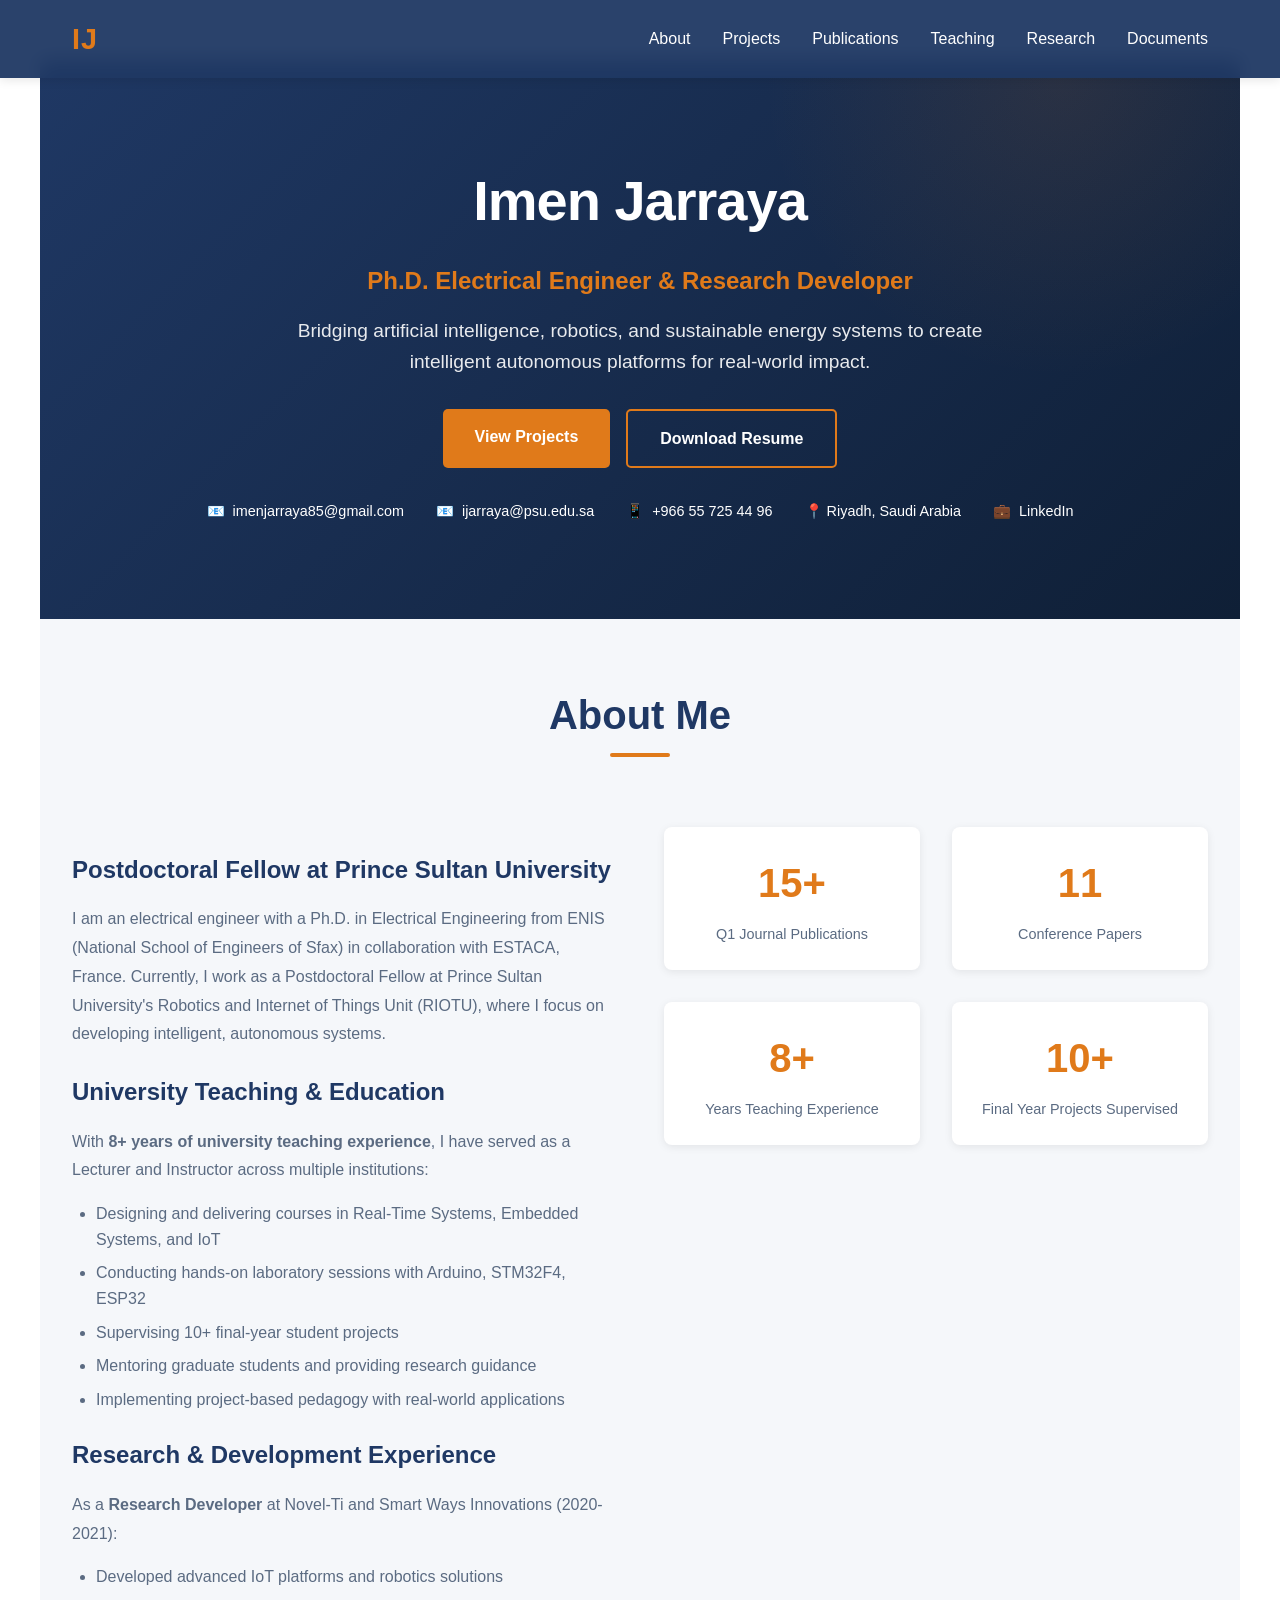
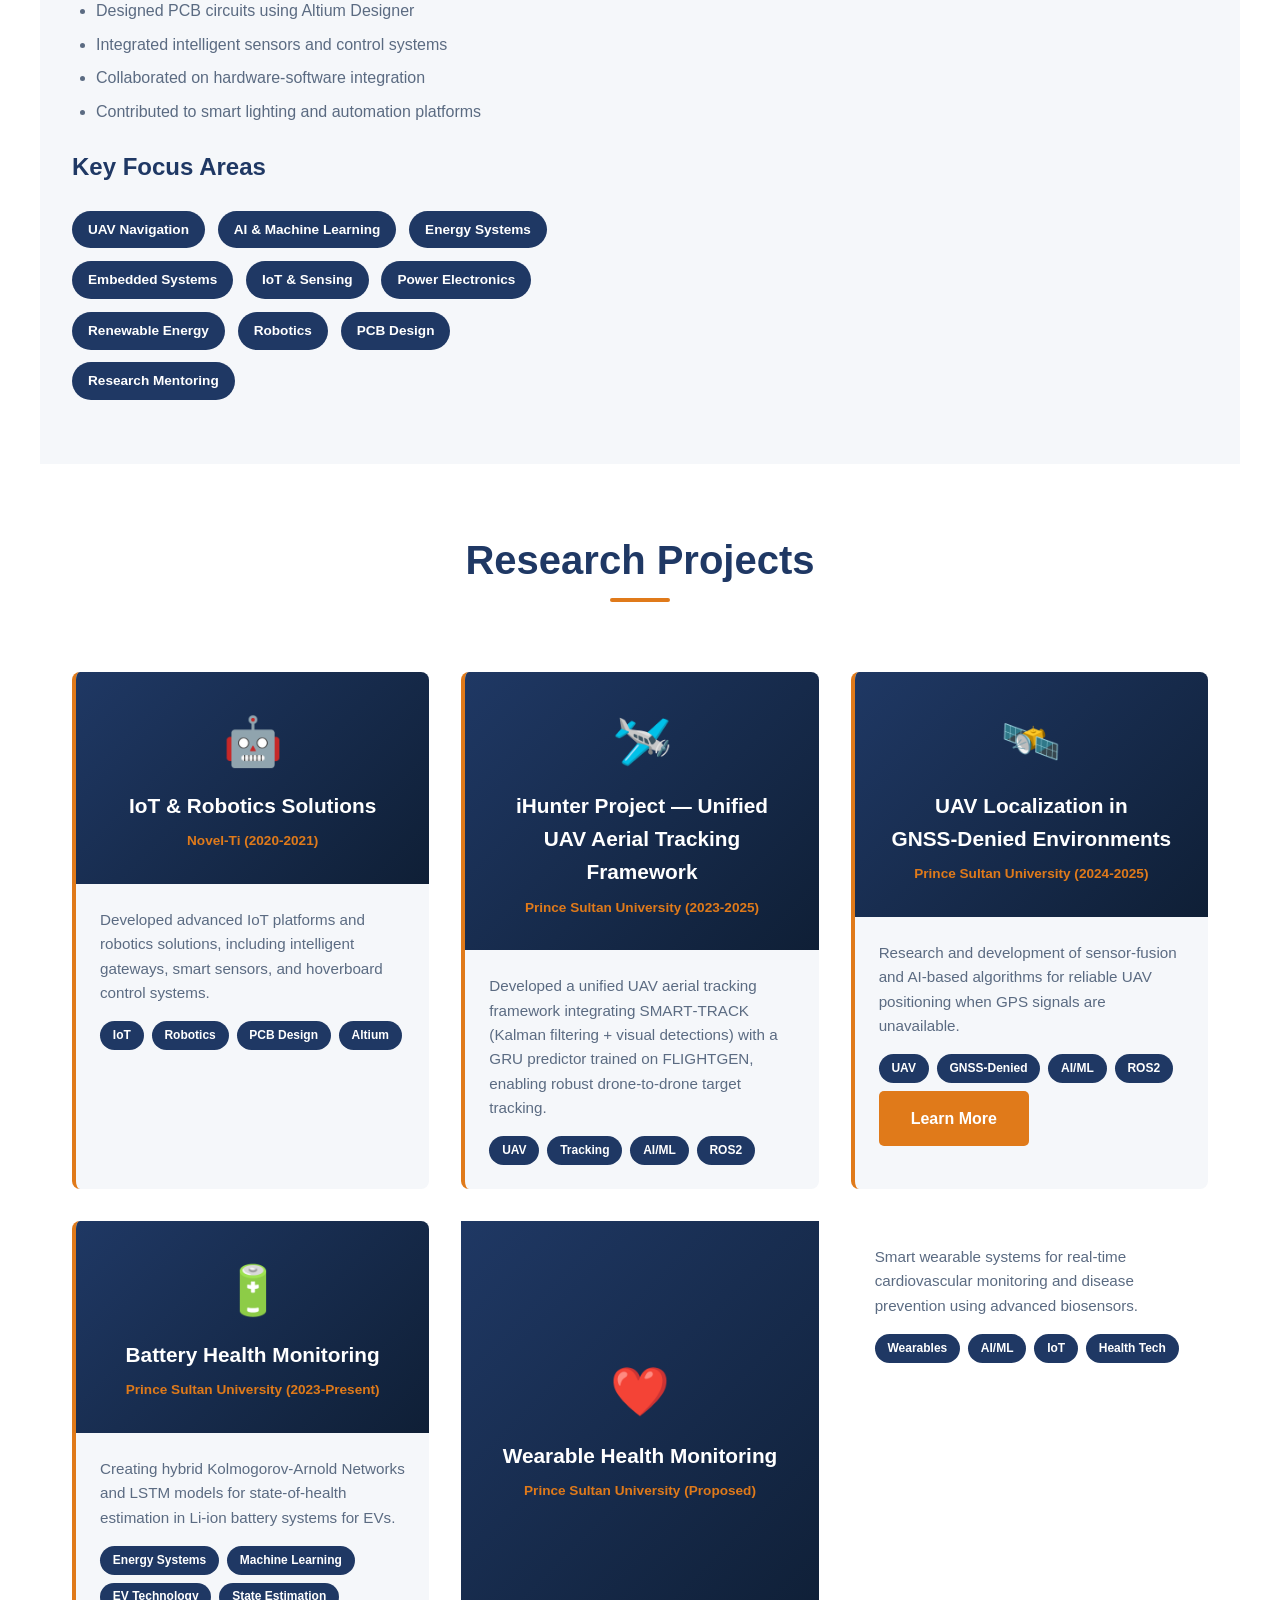
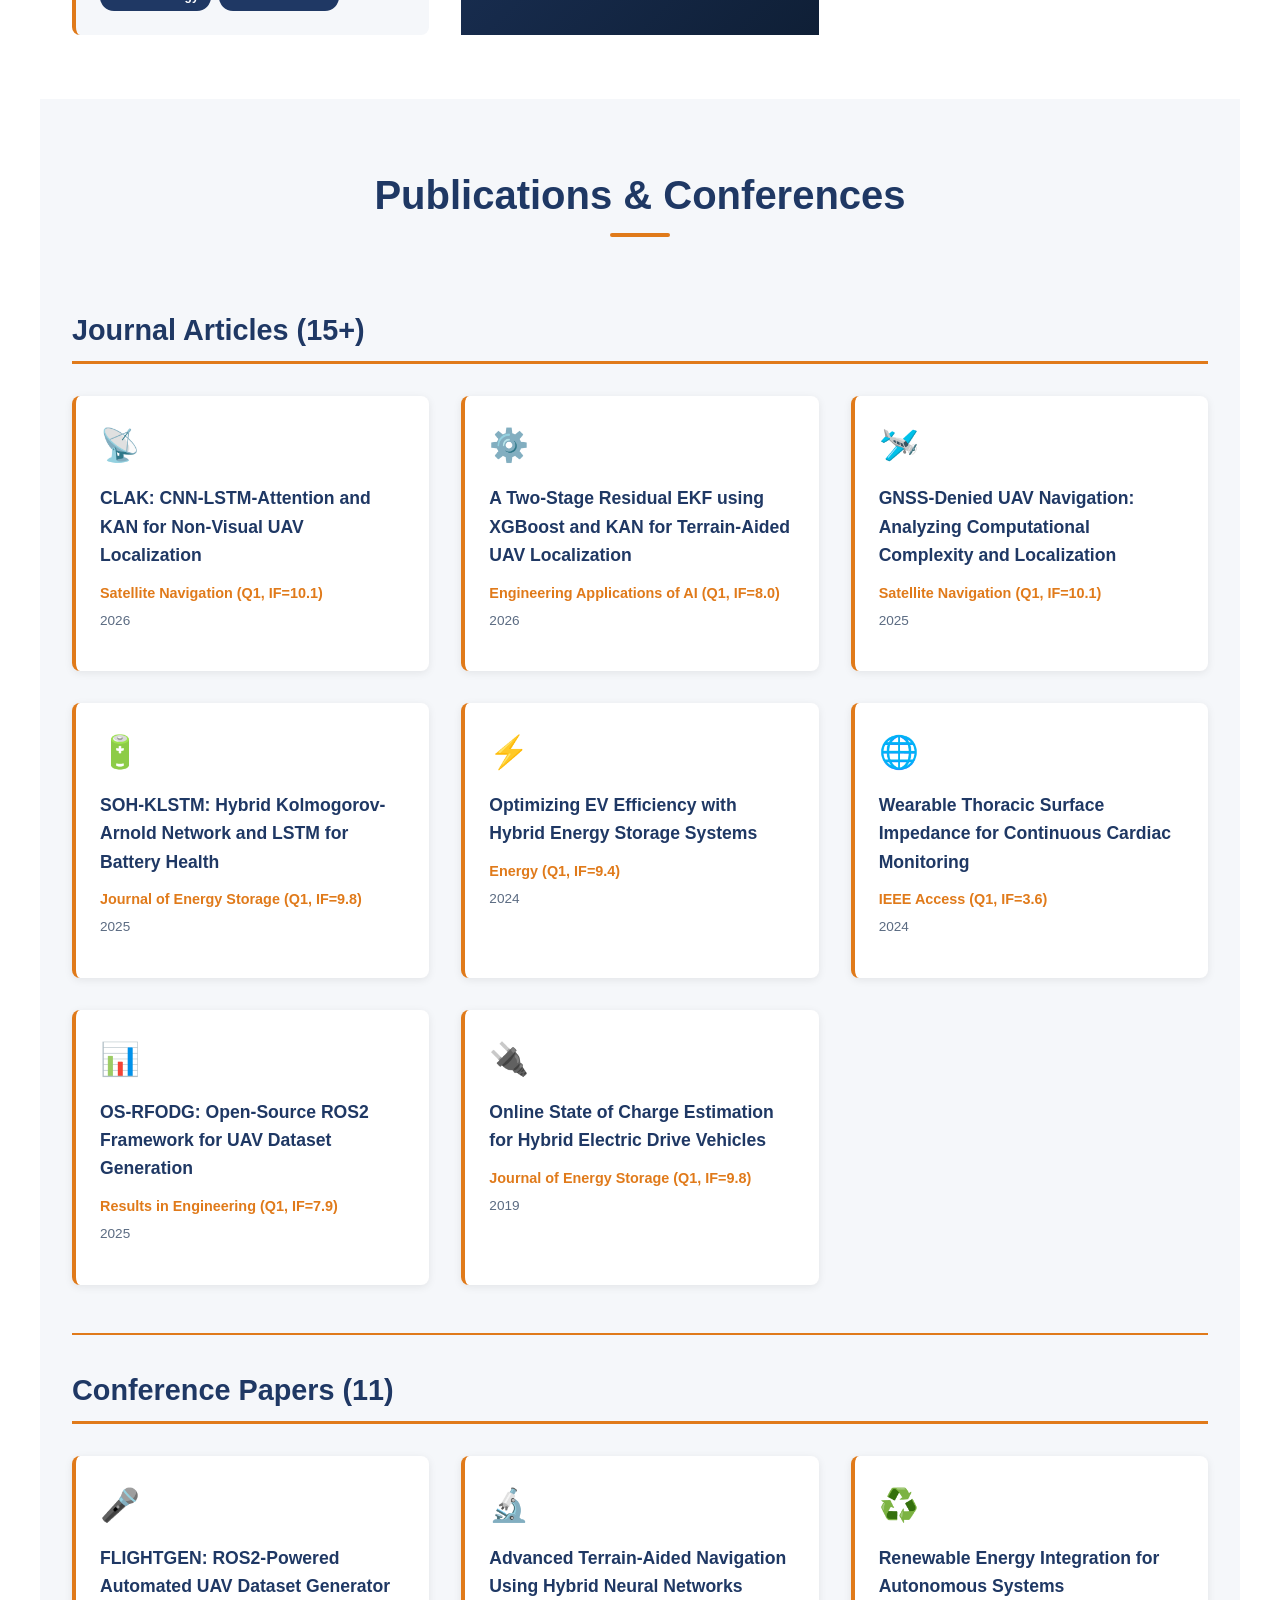
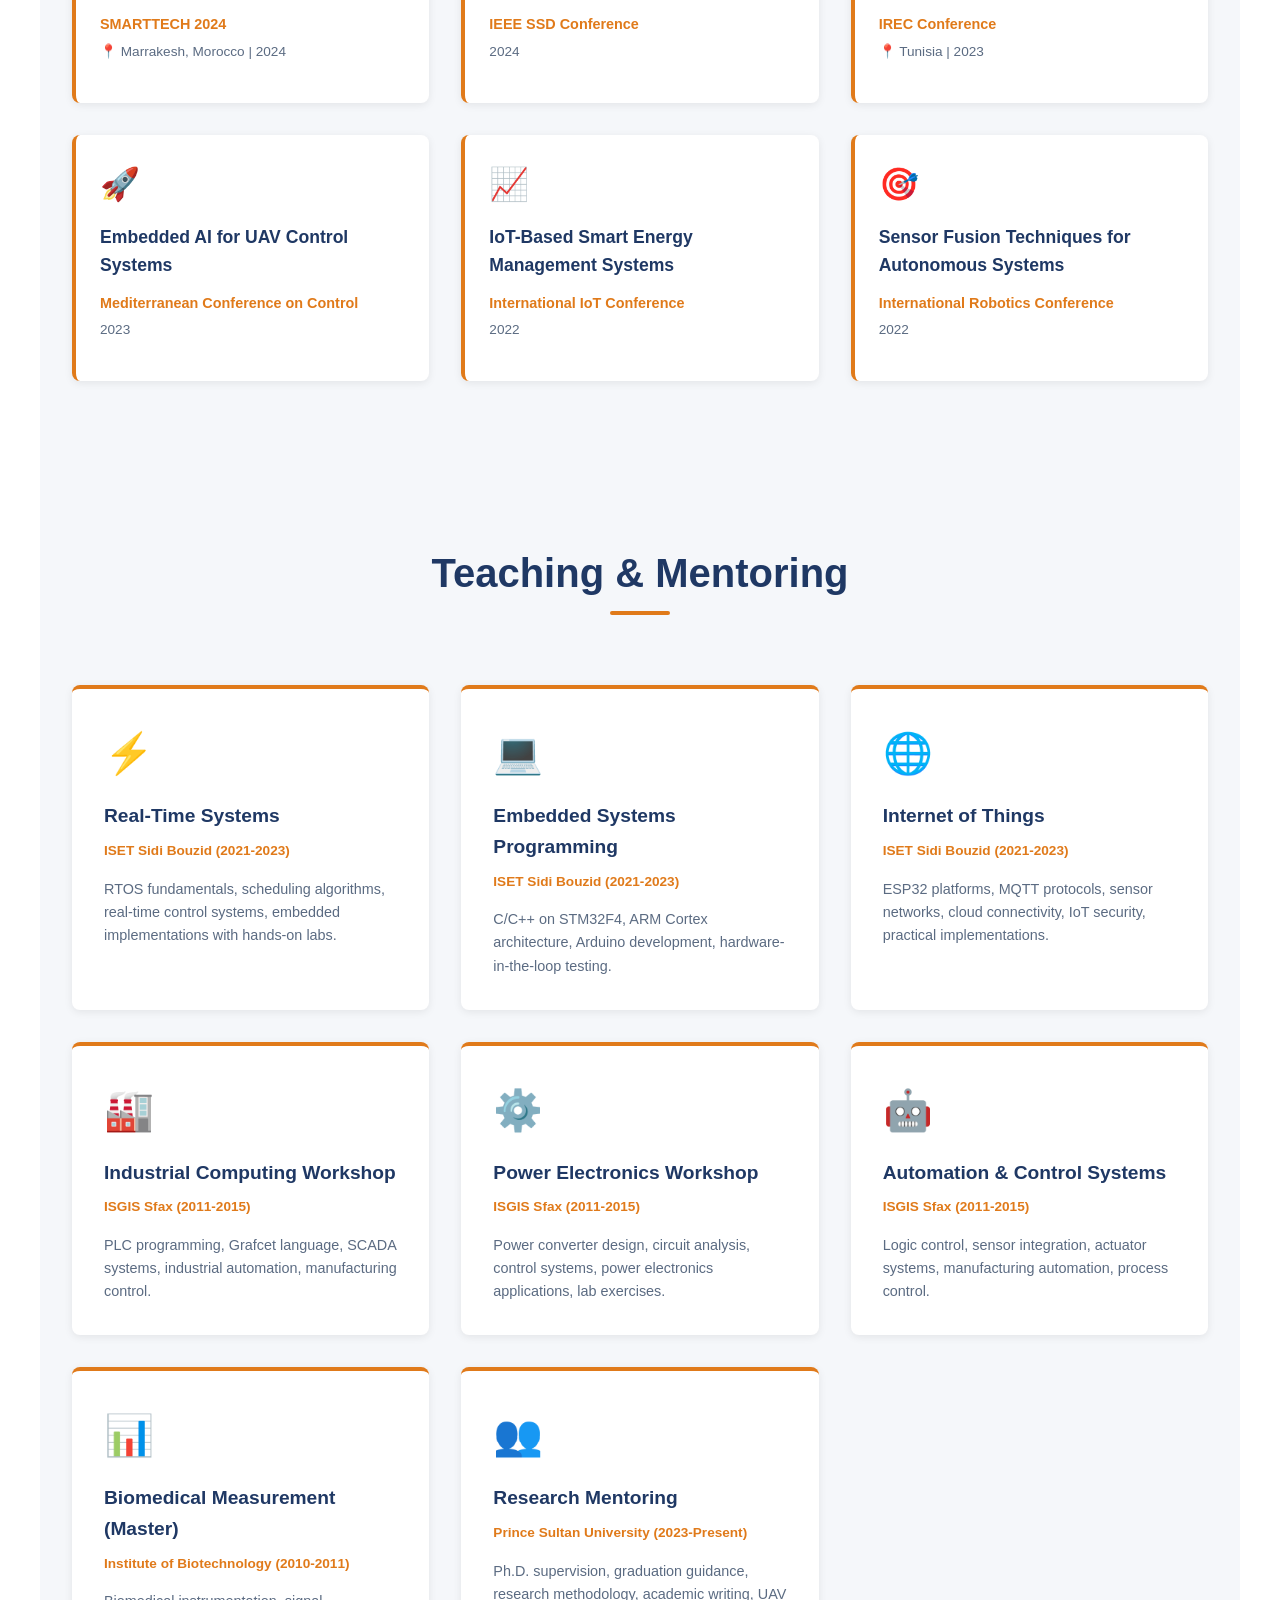
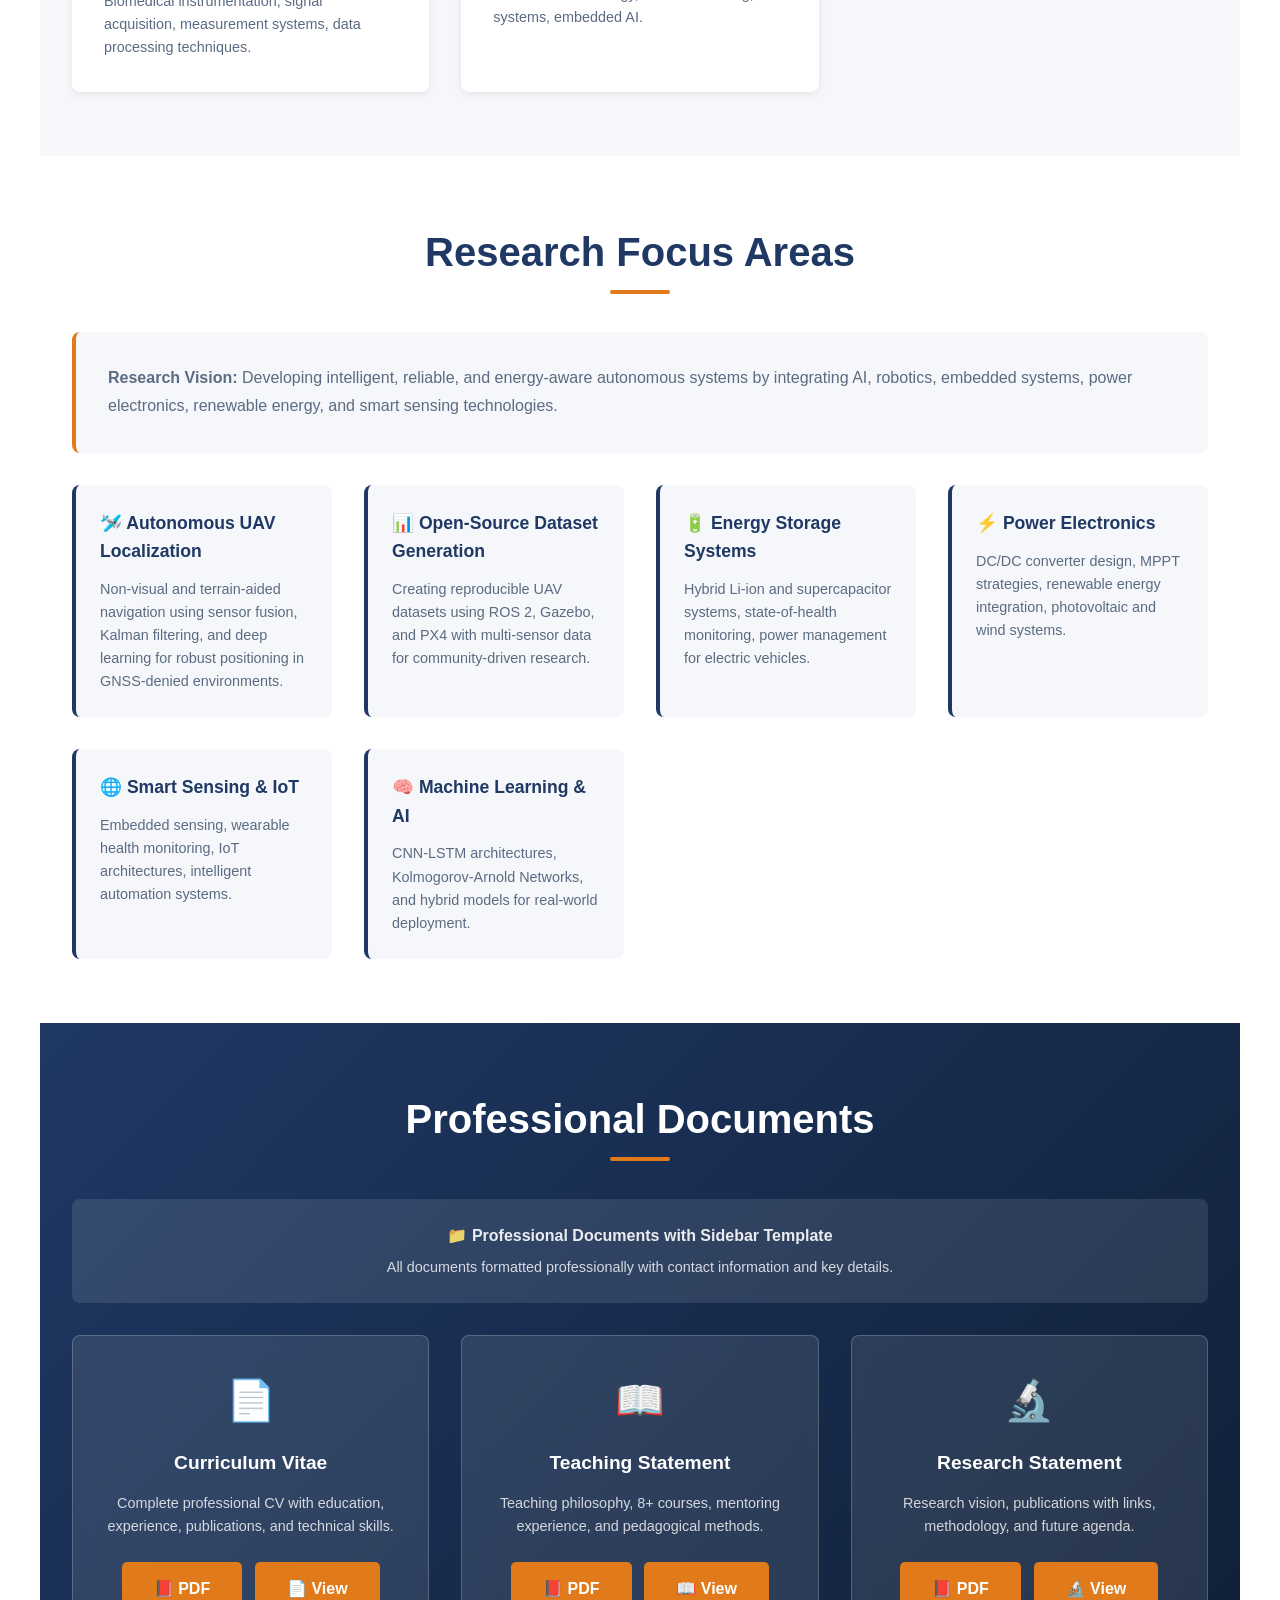
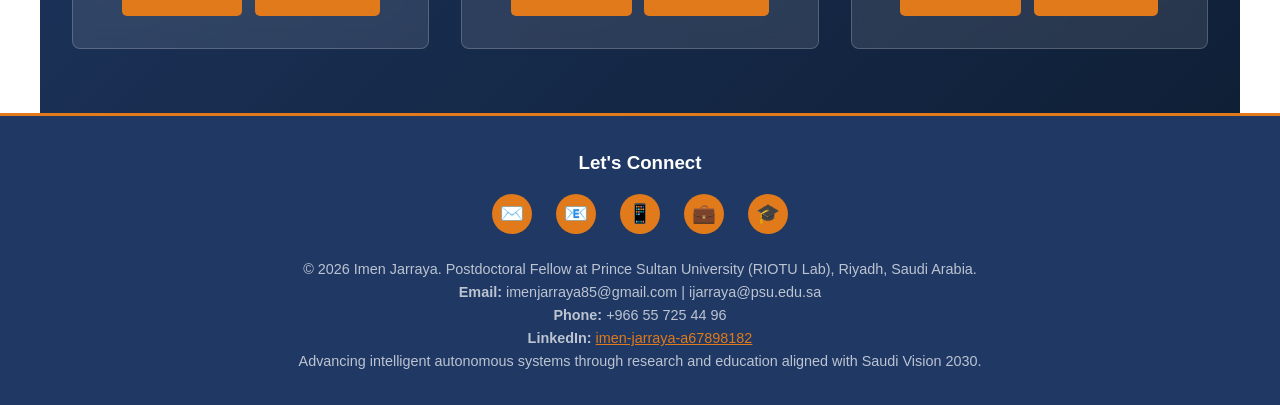
<file: index.html>
<!DOCTYPE html>
<html lang="en">

<head>
  <meta charset="UTF-8">
  <meta name="viewport" content="width=device-width, initial-scale=1.0">
  <meta name="description" content="Imen Jarraya - Electrical Engineer & Research Developer portfolio showcasing projects, publications, teaching, and research in AI, robotics, and sustainable energy.">
  <meta name="keywords" content="Imen Jarraya, electrical engineering, AI, robotics, sustainable energy, research, portfolio">
  <meta property="og:title" content="Imen Jarraya - Electrical Engineer & Research Developer">
  <meta property="og:description" content="Portfolio of Imen Jarraya featuring projects, publications, and research in AI and robotics.">
  <meta property="og:type" content="website">
  <meta property="og:url" content="https://imenjarraya.github.io/">
  <title>Imen Jarraya - Electrical Engineer & Research Developer</title>
  <!-- Google Font -->
  <link href="https://fonts.googleapis.com/css2?family=Inter:wght@400;600;700&display=swap" rel="stylesheet">
  <style>
    * {
      margin: 0;
      padding: 0;
      box-sizing: border-box;
    }

    :root {
      --primary-navy: #1F3864;
      --secondary-orange: #E07A1A;
      --text-dark: #1F1F1F;
      --text-light: #FFFFFF;
      --accent-light: #F5F7FA;
      --accent-muted: #5B6B82;
      --border-light: #D5DFE8;
    }

    html {
      scroll-behavior: smooth;
    }

    body {
      font-family: 'Segoe UI', Tahoma, Geneva, Verdana, sans-serif;
      color: var(--text-dark);
      line-height: 1.6;
      overflow-x: hidden;
    }

    /* Navigation */
    nav {
      position: fixed;
      top: 0;
      width: 100%;
      background: rgba(31, 56, 100, 0.95);
      backdrop-filter: blur(10px);
      z-index: 1000;
      padding: 1rem 0;
      box-shadow: 0 2px 10px rgba(0, 0, 0, 0.1);
    }

    .nav-container {
      max-width: 1200px;
      margin: 0 auto;
      display: flex;
      justify-content: space-between;
      align-items: center;
      padding: 0 2rem;
    }

    .nav-logo {
      font-size: 1.8rem;
      font-weight: bold;
      color: var(--secondary-orange);
      letter-spacing: 1px;
    }

    .nav-links {
      display: flex;
      gap: 2rem;
      list-style: none;
    }

    .nav-links a {
      color: var(--text-light);
      text-decoration: none;
      font-weight: 500;
      transition: color 0.3s;
    }

    .nav-links a:hover {
      color: var(--secondary-orange);
    }

    /* Hero Section */
    .hero {
      margin-top: 60px;
      background: linear-gradient(135deg, var(--primary-navy) 0%, #0f1f36 100%);
      color: var(--text-light);
      padding: 6rem 2rem;
      text-align: center;
      position: relative;
      overflow: hidden;
    }

    .hero::before {
      content: '';
      position: absolute;
      top: -50%;
      right: -10%;
      width: 600px;
      height: 600px;
      background: radial-gradient(circle, rgba(224, 122, 26, 0.1) 0%, transparent 70%);
      border-radius: 50%;
      animation: float 6s ease-in-out infinite;
    }

    .hero-content {
      max-width: 1000px;
      margin: 0 auto;
      position: relative;
      z-index: 1;
    }

    .hero h1 {
      font-size: 3.5rem;
      font-weight: 700;
      margin-bottom: 1rem;
      letter-spacing: -1px;
    }

    .hero .subtitle {
      font-size: 1.5rem;
      color: var(--secondary-orange);
      margin-bottom: 1rem;
      font-weight: 600;
    }

    .hero .tagline {
      font-size: 1.2rem;
      color: rgba(255, 255, 255, 0.9);
      margin-bottom: 2rem;
      max-width: 700px;
      margin-left: auto;
      margin-right: auto;
    }

    .hero-cta {
      display: flex;
      gap: 1rem;
      justify-content: center;
      flex-wrap: wrap;
      margin-top: 2rem;
    }

    .btn {
      padding: 0.9rem 2rem;
      border: none;
      border-radius: 5px;
      font-weight: 600;
      cursor: pointer;
      transition: all 0.3s;
      text-decoration: none;
      display: inline-block;
      font-size: 1rem;
    }

    .btn-primary {
      background: var(--secondary-orange);
      color: var(--text-light);
    }

    .btn-primary:hover {
      background: #d86910;
      transform: translateY(-2px);
      box-shadow: 0 5px 15px rgba(224, 122, 26, 0.3);
    }

    .btn-secondary {
      background: transparent;
      color: var(--text-light);
      border: 2px solid var(--secondary-orange);
    }

    .btn-secondary:hover {
      background: var(--secondary-orange);
      color: var(--text-light);
    }

    .contact-info {
      display: flex;
      justify-content: center;
      gap: 2rem;
      margin-top: 2rem;
      flex-wrap: wrap;
      font-size: 0.9rem;
    }

    .contact-info span {
      display: flex;
      align-items: center;
      gap: 0.5rem;
    }

    .contact-info a {
      color: inherit;
      text-decoration: none;
      transition: color 0.3s;
    }

    .contact-info a:hover {
      color: var(--secondary-orange);
    }

    @keyframes float {

      0%,
      100% {
        transform: translateY(0px);
      }

      50% {
        transform: translateY(20px);
      }
    }

    /* Sections */
    section {
      padding: 4rem 2rem;
      max-width: 1200px;
      margin: 0 auto;
    }

    .section-title {
      font-size: 2.5rem;
      font-weight: 700;
      color: var(--primary-navy);
      margin-bottom: 3rem;
      text-align: center;
      position: relative;
      display: inline-block;
      width: 100%;
    }

    .section-title::after {
      content: '';
      position: absolute;
      bottom: -10px;
      left: 50%;
      transform: translateX(-50%);
      width: 60px;
      height: 4px;
      background: var(--secondary-orange);
      border-radius: 2px;
    }

    #about {
      background: var(--accent-light);
    }

    .about-content {
      display: grid;
      grid-template-columns: 1fr 1fr;
      gap: 3rem;
      align-items: start;
      margin-top: 2rem;
    }

    .about-text h3 {
      color: var(--primary-navy);
      font-size: 1.5rem;
      margin-bottom: 1rem;
      margin-top: 1.5rem;
    }

    .about-text p {
      color: var(--accent-muted);
      margin-bottom: 1rem;
      line-height: 1.8;
    }

    .about-text ul {
      margin: 1rem 0;
      padding-left: 1.5rem;
      color: var(--accent-muted);
    }

    .about-text ul li {
      margin-bottom: 0.5rem;
    }

    .expertise-tags {
      display: flex;
      flex-wrap: wrap;
      gap: 0.8rem;
      margin-top: 1.5rem;
    }

    .tag {
      background: var(--primary-navy);
      color: var(--text-light);
      padding: 0.5rem 1rem;
      border-radius: 20px;
      font-size: 0.85rem;
      font-weight: 600;
    }

    .about-stats {
      display: grid;
      grid-template-columns: repeat(2, 1fr);
      gap: 2rem;
    }

    .stat {
      background: var(--text-light);
      padding: 1.5rem;
      border-radius: 8px;
      text-align: center;
      box-shadow: 0 2px 8px rgba(0, 0, 0, 0.08);
    }

    .stat-number {
      font-size: 2.5rem;
      font-weight: bold;
      color: var(--secondary-orange);
    }

    .stat-label {
      color: var(--accent-muted);
      font-size: 0.9rem;
      margin-top: 0.5rem;
    }

    /* Projects Section */
    #projects {
      background: var(--text-light);
    }

    .projects-grid {
      display: grid;
      grid-template-columns: repeat(auto-fit, minmax(300px, 1fr));
      gap: 2rem;
      margin-top: 2rem;
    }

    .project-card {
      background: var(--accent-light);
      border-radius: 8px;
      overflow: hidden;
      transition: all 0.3s;
      border-left: 4px solid var(--secondary-orange);
    }

    .project-card:hover {
      transform: translateY(-5px);
      box-shadow: 0 10px 30px rgba(31, 56, 100, 0.15);
    }

    .project-header {
      background: linear-gradient(135deg, var(--primary-navy), #0f1f36);
      color: var(--text-light);
      padding: 2rem;
      text-align: center;
      min-height: 150px;
      display: flex;
      flex-direction: column;
      justify-content: center;
      align-items: center;
    }

    .project-icon {
      font-size: 3rem;
      margin-bottom: 0.5rem;
    }

    .project-title {
      font-size: 1.3rem;
      font-weight: 700;
      margin-bottom: 0.5rem;
    }

    .project-company {
      font-size: 0.85rem;
      color: var(--secondary-orange);
      font-weight: 600;
    }

    .project-body {
      padding: 1.5rem;
    }

    .project-description {
      color: var(--accent-muted);
      font-size: 0.95rem;
      margin-bottom: 1rem;
      line-height: 1.6;
    }

    .project-tech {
      display: flex;
      flex-wrap: wrap;
      gap: 0.5rem;
    }

    .tech-tag {
      background: var(--primary-navy);
      color: var(--text-light);
      padding: 0.3rem 0.8rem;
      border-radius: 15px;
      font-size: 0.75rem;
      font-weight: 600;
    }

    /* Publications Section */
    #publications {
      background: var(--accent-light);
    }

    .publication-grid {
      display: grid;
      grid-template-columns: repeat(auto-fit, minmax(280px, 1fr));
      gap: 2rem;
      margin-top: 2rem;
    }

    .publication-card {
      background: var(--text-light);
      padding: 1.5rem;
      border-radius: 8px;
      border-left: 4px solid var(--secondary-orange);
      box-shadow: 0 2px 8px rgba(0, 0, 0, 0.08);
      transition: all 0.3s;
    }

    .publication-card:hover {
      transform: translateY(-3px);
      box-shadow: 0 8px 20px rgba(0, 0, 0, 0.12);
    }

    .pub-icon {
      font-size: 2rem;
      margin-bottom: 0.8rem;
    }

    .publication-card h4 {
      font-size: 1.1rem;
      color: var(--primary-navy);
      margin-bottom: 0.8rem;
      font-weight: 700;
    }

    .pub-venue {
      color: var(--secondary-orange);
      font-weight: 600;
      font-size: 0.9rem;
      margin-bottom: 0.3rem;
    }

    .pub-date {
      color: var(--accent-muted);
      font-size: 0.85rem;
      margin-bottom: 1rem;
    }

    .btn-pub {
      color: var(--secondary-orange);
      text-decoration: none;
      font-weight: 600;
      font-size: 0.9rem;
      transition: all 0.3s;
      cursor: pointer;
    }

    .btn-pub:hover {
      color: var(--primary-navy);
    }

    /* Teaching Section */
    #teaching {
      background: var(--accent-light);
    }

    .teaching-content {
      display: grid;
      grid-template-columns: repeat(auto-fit, minmax(280px, 1fr));
      gap: 2rem;
      margin-top: 2rem;
    }

    .course-card {
      background: var(--text-light);
      padding: 2rem;
      border-radius: 8px;
      box-shadow: 0 2px 8px rgba(0, 0, 0, 0.08);
      transition: all 0.3s;
      border-top: 4px solid var(--secondary-orange);
    }

    .course-card:hover {
      box-shadow: 0 8px 20px rgba(0, 0, 0, 0.12);
      transform: translateY(-3px);
    }

    .course-icon {
      font-size: 2.5rem;
      margin-bottom: 1rem;
    }

    .course-name {
      font-size: 1.2rem;
      font-weight: 700;
      color: var(--primary-navy);
      margin-bottom: 0.5rem;
    }

    .course-institution {
      font-size: 0.85rem;
      color: var(--secondary-orange);
      margin-bottom: 1rem;
      font-weight: 600;
    }

    .course-topics {
      color: var(--accent-muted);
      font-size: 0.9rem;
      line-height: 1.6;
    }

    /* Research Section */
    #research {
      background: var(--text-light);
    }

    .research-intro {
      background: var(--accent-light);
      padding: 2rem;
      border-radius: 8px;
      border-left: 4px solid var(--secondary-orange);
      margin-bottom: 2rem;
      color: var(--accent-muted);
      line-height: 1.8;
    }

    .research-grid {
      display: grid;
      grid-template-columns: repeat(auto-fit, minmax(250px, 1fr));
      gap: 2rem;
      margin-top: 2rem;
    }

    .research-card {
      background: var(--accent-light);
      padding: 1.5rem;
      border-radius: 8px;
      border-left: 4px solid var(--primary-navy);
    }

    .research-card h4 {
      color: var(--primary-navy);
      margin-bottom: 0.8rem;
      font-size: 1.1rem;
    }

    .research-card p {
      color: var(--accent-muted);
      font-size: 0.9rem;
      line-height: 1.6;
    }

    /* Downloads Section */
    #downloads {
      background: linear-gradient(135deg, var(--primary-navy) 0%, #0f1f36 100%);
      color: var(--text-light);
    }

    #downloads .section-title {
      color: var(--text-light);
    }

    #downloads .section-title::after {
      background: var(--secondary-orange);
    }

    .downloads-grid {
      display: grid;
      grid-template-columns: repeat(auto-fit, minmax(250px, 1fr));
      gap: 2rem;
      margin-top: 2rem;
    }

    .download-card {
      background: rgba(255, 255, 255, 0.1);
      padding: 2rem;
      border-radius: 8px;
      text-align: center;
      backdrop-filter: blur(10px);
      border: 1px solid rgba(255, 255, 255, 0.2);
      transition: all 0.3s;
    }

    .download-card:hover {
      background: rgba(255, 255, 255, 0.15);
      transform: translateY(-3px);
      border-color: var(--secondary-orange);
    }

    .download-icon {
      font-size: 2.5rem;
      margin-bottom: 1rem;
    }

    .download-title {
      font-size: 1.2rem;
      font-weight: 700;
      margin-bottom: 0.8rem;
    }

    .download-description {
      font-size: 0.9rem;
      color: rgba(255, 255, 255, 0.8);
      margin-bottom: 1.5rem;
    }

    .download-buttons {
      display: flex;
      gap: 0.8rem;
      flex-wrap: wrap;
      justify-content: center;
    }

    .download-buttons a {
      display: inline-block;
      text-decoration: none;
    }

    .download-buttons .btn {
      margin: 0;
    }

    /* Footer */
    footer {
      background: var(--primary-navy);
      color: var(--text-light);
      text-align: center;
      padding: 2rem;
      border-top: 3px solid var(--secondary-orange);
    }

    .footer-content {
      max-width: 1200px;
      margin: 0 auto;
    }

    .social-links {
      display: flex;
      justify-content: center;
      gap: 1.5rem;
      margin-bottom: 1.5rem;
      flex-wrap: wrap;
    }

    .social-links a {
      display: inline-flex;
      align-items: center;
      justify-content: center;
      width: 40px;
      height: 40px;
      background: var(--secondary-orange);
      border-radius: 50%;
      color: var(--text-light);
      text-decoration: none;
      transition: all 0.3s;
      font-size: 1.2rem;
    }

    .social-links a:hover {
      background: rgba(224, 122, 26, 0.7);
      transform: scale(1.1);
    }

    .footer-text {
      font-size: 0.9rem;
      color: rgba(255, 255, 255, 0.7);
      line-height: 1.6;
    }

    /* Responsive */
    @media (max-width: 768px) {
      .nav-links {
        gap: 1rem;
        font-size: 0.9rem;
      }

      .hero h1 {
        font-size: 2rem;
      }

      .hero .subtitle {
        font-size: 1.2rem;
      }

      .about-content {
        grid-template-columns: 1fr;
      }

      .about-stats {
        grid-template-columns: 1fr;
      }

      .contact-info {
        flex-direction: column;
        gap: 1rem;
      }

      .section-title {
        font-size: 1.8rem;
      }

      .hero-cta {
        flex-direction: column;
        align-items: center;
      }

      .btn {
        width: 100%;
        max-width: 300px;
      }
    }

    @media (max-width: 480px) {
      nav {
        padding: 0.8rem 0;
      }

      .nav-container {
        padding: 0 1rem;
      }

      .nav-links {
        display: none;
      }

      .hero {
        padding: 3rem 1rem;
        margin-top: 50px;
      }

      .hero h1 {
        font-size: 1.5rem;
      }

      section {
        padding: 2rem 1rem;
      }
    }

    ::-webkit-scrollbar {
      width: 10px;
    }

    ::-webkit-scrollbar-track {
      background: var(--accent-light);
    }

    ::-webkit-scrollbar-thumb {
      background: var(--secondary-orange);
      border-radius: 5px;
    }

    ::-webkit-scrollbar-thumb:hover {
      background: var(--primary-navy);
    }
  </style>
</head>

<body>
  <!-- Navigation -->
  <nav>
    <div class="nav-container">
      <div class="nav-logo">IJ</div>
      <ul class="nav-links">
        <li><a href="#about">About</a></li>
        <li><a href="#projects">Projects</a></li>
        <li><a href="#publications">Publications</a></li>
        <li><a href="#teaching">Teaching</a></li>
        <li><a href="#research">Research</a></li>
        <li><a href="#downloads">Documents</a></li>
      </ul>
    </div>
  </nav>

  <!-- Hero Section -->
  <section class="hero">
    <div class="hero-content">
      <h1>Imen Jarraya</h1>
      <div class="subtitle">Ph.D. Electrical Engineer & Research Developer</div>
      <p class="tagline">Bridging artificial intelligence, robotics, and sustainable energy systems to create
        intelligent autonomous platforms for real-world impact.</p>

      <div class="hero-cta">
        <a href="#projects" class="btn btn-primary">View Projects</a>
        <a href="#downloads" class="btn btn-secondary">Download Resume</a>
      </div>

      <div class="contact-info">
        <span>📧 <a href="mailto:imenjarraya85@gmail.com">imenjarraya85@gmail.com</a></span>
        <span>📧 <a href="mailto:ijarraya@psu.edu.sa">ijarraya@psu.edu.sa</a></span>
        <span>📱 <a href="tel:+966557254496">+966 55 725 44 96</a></span>
        <span>📍 Riyadh, Saudi Arabia</span>
        <span>💼 <a href="https://www.linkedin.com/in/imen-jarraya-a67898182/" target="_blank">LinkedIn</a></span>
      </div>
    </div>
  </section>

  <!-- About Section -->
  <section id="about">
    <h2 class="section-title">About Me</h2>
    <div class="about-content">
      <div class="about-text">
        <h3>Postdoctoral Fellow at Prince Sultan University</h3>
        <p>I am an electrical engineer with a Ph.D. in Electrical Engineering from ENIS (National School of Engineers of
          Sfax) in collaboration with ESTACA, France. Currently, I work as a Postdoctoral Fellow at Prince Sultan
          University's Robotics and Internet of Things Unit (RIOTU), where I focus on developing intelligent, autonomous
          systems.</p>

        <h3>University Teaching & Education</h3>
        <p>With <strong>8+ years of university teaching experience</strong>, I have served as a Lecturer and Instructor
          across multiple institutions:</p>
        <ul>
          <li>Designing and delivering courses in Real-Time Systems, Embedded Systems, and IoT</li>
          <li>Conducting hands-on laboratory sessions with Arduino, STM32F4, ESP32</li>
          <li>Supervising 10+ final-year student projects</li>
          <li>Mentoring graduate students and providing research guidance</li>
          <li>Implementing project-based pedagogy with real-world applications</li>
        </ul>

        <h3>Research & Development Experience</h3>
        <p>As a <strong>Research Developer</strong> at Novel-Ti and Smart Ways Innovations (2020-2021):</p>
        <ul>
          <li>Developed advanced IoT platforms and robotics solutions</li>
          <li>Designed PCB circuits using Altium Designer</li>
          <li>Integrated intelligent sensors and control systems</li>
          <li>Collaborated on hardware-software integration</li>
          <li>Contributed to smart lighting and automation platforms</li>
        </ul>

        <h3>Key Focus Areas</h3>
        <div class="expertise-tags">
          <span class="tag">UAV Navigation</span>
          <span class="tag">AI & Machine Learning</span>
          <span class="tag">Energy Systems</span>
          <span class="tag">Embedded Systems</span>
          <span class="tag">IoT & Sensing</span>
          <span class="tag">Power Electronics</span>
          <span class="tag">Renewable Energy</span>
          <span class="tag">Robotics</span>
          <span class="tag">PCB Design</span>
          <span class="tag">Research Mentoring</span>
        </div>
      </div>

      <div class="about-stats">
        <div class="stat">
          <div class="stat-number">15+</div>
          <div class="stat-label">Q1 Journal Publications</div>
        </div>
        <div class="stat">
          <div class="stat-number">11</div>
          <div class="stat-label">Conference Papers</div>
        </div>
        <div class="stat">
          <div class="stat-number">8+</div>
          <div class="stat-label">Years Teaching Experience</div>
        </div>
        <div class="stat">
          <div class="stat-number">10+</div>
          <div class="stat-label">Final Year Projects Supervised</div>
        </div>
      </div>
    </div>
  </section>

  <!-- Projects Section -->
  <section id="projects">
    <h2 class="section-title">Research Projects</h2>
    <div class="projects-grid">
      <div class="project-card">
        <div class="project-header">
          <div class="project-icon">🤖</div>
          <div class="project-title">IoT & Robotics Solutions</div>
          <div class="project-company">Novel-Ti (2020-2021)</div>
        </div>
        <div class="project-body">
          <p class="project-description">Developed advanced IoT platforms and robotics solutions, including intelligent
            gateways, smart sensors, and hoverboard control systems.</p>
          <div class="project-tech">
            <span class="tech-tag">IoT</span>
            <span class="tech-tag">Robotics</span>
            <span class="tech-tag">PCB Design</span>
            <span class="tech-tag">Altium</span>
          </div>
        </div>
      </div>

      <div class="project-card">
        <div class="project-header">
          <div class="project-icon">🛩️</div>
          <div class="project-title">iHunter Project — Unified UAV Aerial Tracking Framework</div>
          <div class="project-company">Prince Sultan University (2023‑2025)</div>
        </div>
        <div class="project-body">
          <p class="project-description">Developed a unified UAV aerial tracking framework integrating SMART‑TRACK (Kalman filtering + visual detections) with a GRU predictor trained on FLIGHTGEN, enabling robust drone‑to‑drone target tracking.</p>
          <div class="project-tech">
            <span class="tech-tag">UAV</span>
            <span class="tech-tag">Tracking</span>
            <span class="tech-tag">AI/ML</span>
            <span class="tech-tag">ROS2</span>
          </div>
        </div>
      </div>
        <div class="project-card">
          <div class="project-header">
            <div class="project-icon">🛰️</div>
            <div class="project-title">UAV Localization in GNSS‑Denied Environments</div>
            <div class="project-company">Prince Sultan University (2024‑2025)</div>
          </div>
          <div class="project-body">
            <p class="project-description">Research and development of sensor‑fusion and AI‑based algorithms for reliable UAV positioning when GPS signals are unavailable.</p>
            <div class="project-tech">
              <span class="tech-tag">UAV</span>
              <span class="tech-tag">GNSS‑Denied</span>
              <span class="tech-tag">AI/ML</span>
              <span class="tech-tag">ROS2</span>
            </div>
            <a href="uav-localization.html" class="btn btn-primary" style="margin-top:0.5rem;">Learn More</a>
          </div>
        </div>
      <div class="project-card">
        <div class="project-header">
          <div class="project-icon">🔋</div>
          <div class="project-title">Battery Health Monitoring</div>
          <div class="project-company">Prince Sultan University (2023-Present)</div>
        </div>
        <div class="project-body">
          <p class="project-description">Creating hybrid Kolmogorov-Arnold Networks and LSTM models for state-of-health
            estimation in Li-ion battery systems for EVs.</p>
          <div class="project-tech">
            <span class="tech-tag">Energy Systems</span>
            <span class="tech-tag">Machine Learning</span>
            <span class="tech-tag">EV Technology</span>
            <span class="tech-tag">State Estimation</span>
          </div>
        </div>
      </div>
        <div class="project-header">
          <div class="project-icon">❤️</div>
          <div class="project-title">Wearable Health Monitoring</div>
          <div class="project-company">Prince Sultan University (Proposed)</div>
        </div>
        <div class="project-body">
          <p class="project-description">Smart wearable systems for real-time cardiovascular monitoring and disease
            prevention using advanced biosensors.</p>
          <div class="project-tech">
            <span class="tech-tag">Wearables</span>
            <span class="tech-tag">AI/ML</span>
            <span class="tech-tag">IoT</span>
            <span class="tech-tag">Health Tech</span>
          </div>
        </div>
      </div>
    </div>
  </section>

  <!-- Publications Section -->
  <section id="publications">
    <h2 class="section-title">Publications & Conferences</h2>

    <div style="max-width: 1200px; margin: 2rem auto;">
      <h3
        style="color: #1F3864; font-size: 1.8rem; margin-bottom: 1.5rem; border-bottom: 3px solid #E07A1A; padding-bottom: 0.5rem;">
        Journal Articles (15+)</h3>

      <div class="publication-grid">
        <div class="publication-card">
          <div class="pub-icon">📡</div>
          <h4>CLAK: CNN-LSTM-Attention and KAN for Non-Visual UAV Localization</h4>
          <p class="pub-venue">Satellite Navigation (Q1, IF=10.1)</p>
          <p class="pub-date">2026</p>
        </div>

        <div class="publication-card">
          <div class="pub-icon">⚙️</div>
          <h4>A Two-Stage Residual EKF using XGBoost and KAN for Terrain-Aided UAV Localization</h4>
          <p class="pub-venue">Engineering Applications of AI (Q1, IF=8.0)</p>
          <p class="pub-date">2026</p>
        </div>

        <div class="publication-card">
          <div class="pub-icon">🛩️</div>
          <h4>GNSS-Denied UAV Navigation: Analyzing Computational Complexity and Localization</h4>
          <p class="pub-venue">Satellite Navigation (Q1, IF=10.1)</p>
          <p class="pub-date">2025</p>
        </div>

        <div class="publication-card">
          <div class="pub-icon">🔋</div>
          <h4>SOH-KLSTM: Hybrid Kolmogorov-Arnold Network and LSTM for Battery Health</h4>
          <p class="pub-venue">Journal of Energy Storage (Q1, IF=9.8)</p>
          <p class="pub-date">2025</p>
        </div>

        <div class="publication-card">
          <div class="pub-icon">⚡</div>
          <h4>Optimizing EV Efficiency with Hybrid Energy Storage Systems</h4>
          <p class="pub-venue">Energy (Q1, IF=9.4)</p>
          <p class="pub-date">2024</p>
        </div>

        <div class="publication-card">
          <div class="pub-icon">🌐</div>
          <h4>Wearable Thoracic Surface Impedance for Continuous Cardiac Monitoring</h4>
          <p class="pub-venue">IEEE Access (Q1, IF=3.6)</p>
          <p class="pub-date">2024</p>
        </div>

        <div class="publication-card">
          <div class="pub-icon">📊</div>
          <h4>OS-RFODG: Open-Source ROS2 Framework for UAV Dataset Generation</h4>
          <p class="pub-venue">Results in Engineering (Q1, IF=7.9)</p>
          <p class="pub-date">2025</p>
        </div>

        <div class="publication-card">
          <div class="pub-icon">🔌</div>
          <h4>Online State of Charge Estimation for Hybrid Electric Drive Vehicles</h4>
          <p class="pub-venue">Journal of Energy Storage (Q1, IF=9.8)</p>
          <p class="pub-date">2019</p>
        </div>
      </div>

      <div style="margin-top: 3rem; padding-top: 2rem; border-top: 2px solid #E07A1A;">
        <h3
          style="color: #1F3864; font-size: 1.8rem; margin-bottom: 1.5rem; border-bottom: 3px solid #E07A1A; padding-bottom: 0.5rem;">
          Conference Papers (11)</h3>

        <div class="publication-grid">
          <div class="publication-card">
            <div class="pub-icon">🎤</div>
            <h4>FLIGHTGEN: ROS2-Powered Automated UAV Dataset Generator</h4>
            <p class="pub-venue">SMARTTECH 2024</p>
            <p class="pub-date">📍 Marrakesh, Morocco | 2024</p>
          </div>

          <div class="publication-card">
            <div class="pub-icon">🔬</div>
            <h4>Advanced Terrain-Aided Navigation Using Hybrid Neural Networks</h4>
            <p class="pub-venue">IEEE SSD Conference</p>
            <p class="pub-date">2024</p>
          </div>

          <div class="publication-card">
            <div class="pub-icon">♻️</div>
            <h4>Renewable Energy Integration for Autonomous Systems</h4>
            <p class="pub-venue">IREC Conference</p>
            <p class="pub-date">📍 Tunisia | 2023</p>
          </div>

          <div class="publication-card">
            <div class="pub-icon">🚀</div>
            <h4>Embedded AI for UAV Control Systems</h4>
            <p class="pub-venue">Mediterranean Conference on Control</p>
            <p class="pub-date">2023</p>
          </div>

          <div class="publication-card">
            <div class="pub-icon">📈</div>
            <h4>IoT-Based Smart Energy Management Systems</h4>
            <p class="pub-venue">International IoT Conference</p>
            <p class="pub-date">2022</p>
          </div>

          <div class="publication-card">
            <div class="pub-icon">🎯</div>
            <h4>Sensor Fusion Techniques for Autonomous Systems</h4>
            <p class="pub-venue">International Robotics Conference</p>
            <p class="pub-date">2022</p>
          </div>
        </div>
      </div>
    </div>
  </section>

  <!-- Teaching Section -->
  <section id="teaching">
    <h2 class="section-title">Teaching & Mentoring</h2>
    <div class="teaching-content">
      <div class="course-card">
        <div class="course-icon">⚡</div>
        <div class="course-name">Real-Time Systems</div>
        <div class="course-institution">ISET Sidi Bouzid (2021-2023)</div>
        <p class="course-topics">RTOS fundamentals, scheduling algorithms, real-time control systems, embedded
          implementations with hands-on labs.</p>
      </div>

      <div class="course-card">
        <div class="course-icon">💻</div>
        <div class="course-name">Embedded Systems Programming</div>
        <div class="course-institution">ISET Sidi Bouzid (2021-2023)</div>
        <p class="course-topics">C/C++ on STM32F4, ARM Cortex architecture, Arduino development, hardware-in-the-loop
          testing.</p>
      </div>

      <div class="course-card">
        <div class="course-icon">🌐</div>
        <div class="course-name">Internet of Things</div>
        <div class="course-institution">ISET Sidi Bouzid (2021-2023)</div>
        <p class="course-topics">ESP32 platforms, MQTT protocols, sensor networks, cloud connectivity, IoT security,
          practical implementations.</p>
      </div>

      <div class="course-card">
        <div class="course-icon">🏭</div>
        <div class="course-name">Industrial Computing Workshop</div>
        <div class="course-institution">ISGIS Sfax (2011-2015)</div>
        <p class="course-topics">PLC programming, Grafcet language, SCADA systems, industrial automation, manufacturing
          control.</p>
      </div>

      <div class="course-card">
        <div class="course-icon">⚙️</div>
        <div class="course-name">Power Electronics Workshop</div>
        <div class="course-institution">ISGIS Sfax (2011-2015)</div>
        <p class="course-topics">Power converter design, circuit analysis, control systems, power electronics
          applications, lab exercises.</p>
      </div>

      <div class="course-card">
        <div class="course-icon">🤖</div>
        <div class="course-name">Automation & Control Systems</div>
        <div class="course-institution">ISGIS Sfax (2011-2015)</div>
        <p class="course-topics">Logic control, sensor integration, actuator systems, manufacturing automation, process
          control.</p>
      </div>

      <div class="course-card">
        <div class="course-icon">📊</div>
        <div class="course-name">Biomedical Measurement (Master)</div>
        <div class="course-institution">Institute of Biotechnology (2010-2011)</div>
        <p class="course-topics">Biomedical instrumentation, signal acquisition, measurement systems, data processing
          techniques.</p>
      </div>

      <div class="course-card">
        <div class="course-icon">👥</div>
        <div class="course-name">Research Mentoring</div>
        <div class="course-institution">Prince Sultan University (2023-Present)</div>
        <p class="course-topics">Ph.D. supervision, graduation guidance, research methodology, academic writing, UAV
          systems, embedded AI.</p>
      </div>
    </div>
  </section>

  <!-- Research Section -->
  <section id="research">
    <h2 class="section-title">Research Focus Areas</h2>
    <div class="research-intro">
      <strong>Research Vision:</strong> Developing intelligent, reliable, and energy-aware autonomous systems by
      integrating AI, robotics, embedded systems, power electronics, renewable energy, and smart sensing technologies.
    </div>

    <div class="research-grid">
      <div class="research-card">
        <h4>🛩️ Autonomous UAV Localization</h4>
        <p>Non-visual and terrain-aided navigation using sensor fusion, Kalman filtering, and deep learning for robust
          positioning in GNSS-denied environments.</p>
      </div>

      <div class="research-card">
        <h4>📊 Open-Source Dataset Generation</h4>
        <p>Creating reproducible UAV datasets using ROS 2, Gazebo, and PX4 with multi-sensor data for community-driven
          research.</p>
      </div>

      <div class="research-card">
        <h4>🔋 Energy Storage Systems</h4>
        <p>Hybrid Li-ion and supercapacitor systems, state-of-health monitoring, power management for electric vehicles.
        </p>
      </div>

      <div class="research-card">
        <h4>⚡ Power Electronics</h4>
        <p>DC/DC converter design, MPPT strategies, renewable energy integration, photovoltaic and wind systems.</p>
      </div>

      <div class="research-card">
        <h4>🌐 Smart Sensing & IoT</h4>
        <p>Embedded sensing, wearable health monitoring, IoT architectures, intelligent automation systems.</p>
      </div>

      <div class="research-card">
        <h4>🧠 Machine Learning & AI</h4>
        <p>CNN-LSTM architectures, Kolmogorov-Arnold Networks, and hybrid models for real-world deployment.</p>
      </div>
    </div>
  </section>

  <!-- Downloads Section -->
  <section id="downloads">
    <h2 class="section-title">Professional Documents</h2>
    <div
      style="text-align: center; margin-bottom: 2rem; background: rgba(255,255,255,0.1); padding: 1.5rem; border-radius: 8px;">
      <p style="color: rgba(255,255,255,0.9); margin-bottom: 0.5rem;"><strong>📁 Professional Documents with Sidebar
          Template</strong></p>
      <p style="color: rgba(255,255,255,0.8); font-size: 0.9rem;">All documents formatted professionally with contact
        information and key details.</p>
    </div>
    <div class="downloads-grid">
      <div class="download-card">
        <div class="download-icon">📄</div>
        <div class="download-title">Curriculum Vitae</div>
        <p class="download-description">Complete professional CV with education, experience, publications, and technical
          skills.</p>
        <div class="download-buttons">
          <a href="assets/docs/CV_Imen_Jarraya.pdf" class="btn btn-primary" download>📕 PDF</a>
          <a href="cv.html" class="btn btn-primary">📄 View</a>
        </div>
      </div>

      <div class="download-card">
        <div class="download-icon">📖</div>
        <div class="download-title">Teaching Statement</div>
        <p class="download-description">Teaching philosophy, 8+ courses, mentoring experience, and pedagogical methods.
        </p>
        <div class="download-buttons">
          <a href="assets/docs/Imen_Jarraya_Teaching_Statement.pdf" class="btn btn-primary" download>📕 PDF</a>
          <a href="teaching.html" class="btn btn-primary">📖 View</a>
        </div>
      </div>

      <div class="download-card">
        <div class="download-icon">🔬</div>
        <div class="download-title">Research Statement</div>
        <p class="download-description">Research vision, publications with links, methodology, and future agenda.</p>
        <div class="download-buttons">
          <a href="assets/docs/Imen_Jarraya_Research_Statement.pdf" class="btn btn-primary" download>📕 PDF</a>
          <a href="research.html" class="btn btn-primary">🔬 View</a>
        </div>
      </div>
    </div>
  </section>

  <!-- Footer -->
  <footer>
    <div class="footer-content">
      <h3 style="margin-bottom: 1rem;">Let's Connect</h3>
      <div class="social-links">
        <a href="mailto:imenjarraya85@gmail.com" title="Email (Personal)">✉️</a>
        <a href="mailto:ijarraya@psu.edu.sa" title="Email (PSU)">📧</a>
        <a href="tel:+966557254496" title="Phone">📱</a>
        <a href="https://www.linkedin.com/in/imen-jarraya-a67898182/" target="_blank" title="LinkedIn">💼</a>
        <a href="https://scholar.google.com" title="Google Scholar">🎓</a>
      </div>
      <p class="footer-text">
        © 2026 Imen Jarraya. Postdoctoral Fellow at Prince Sultan University (RIOTU Lab), Riyadh, Saudi Arabia.<br>
        <strong>Email:</strong> imenjarraya85@gmail.com | ijarraya@psu.edu.sa<br>
        <strong>Phone:</strong> +966 55 725 44 96<br>
        <strong>LinkedIn:</strong> <a href="https://www.linkedin.com/in/imen-jarraya-a67898182/" target="_blank"
          style="color: var(--secondary-orange);">imen-jarraya-a67898182</a><br>
        Advancing intelligent autonomous systems through research and education aligned with Saudi Vision 2030.
      </p>
    </div>
  </footer>

  <script>
    // Smooth scroll
    document.querySelectorAll('a[href^="#"]').forEach(anchor => {
      anchor.addEventListener('click', function (e) {
        e.preventDefault();
        const target = document.querySelector(this.getAttribute('href'));
        if (target) {
          target.scrollIntoView({ behavior: 'smooth' });
        }
      });
    });

    // Download functions with embedded content
    function downloadCV() {
      const content = `CURRICULUM VITAE
Imen Jarraya, Ph.D.

CONTACT INFORMATION
Email (Personal): imenjarraya85@gmail.com
Email (PSU): ijarraya@psu.edu.sa
Phone: +966 55 725 44 96
Location: Riyadh, Saudi Arabia
LinkedIn: https://www.linkedin.com/in/imen-jarraya-a67898182/

PROFESSIONAL SUMMARY
Ph.D. Electrical Engineer and Postdoctoral Fellow at Prince Sultan University (RIOTU Lab). Experienced University Lecturer with 8+ years of teaching in Real-Time Systems, Embedded Systems, and IoT. Research Developer at Novel-Ti and Smart Ways Innovations. Specialized in autonomous UAV navigation, battery health monitoring, power electronics, and IoT/AI integration. Published 15+ Q1 journal articles and 11 conference papers.

EDUCATION
Ph.D. in Electrical Engineering - ENIS & ESTACA, France (Very Honorable)
Advanced Control and Energy Management Systems
Master's Degree in Electrical Engineering - ENIS, Tunisia
State of Charge Estimation for Battery Systems

PROFESSIONAL EXPERIENCE
Postdoctoral Fellow - Prince Sultan University, RIOTU Lab (2023-Present)
- Autonomous UAV localization in GNSS-denied environments
- Battery state-of-health monitoring and estimation
- Research mentoring and student supervision
- Q1 journal publications

University Lecturer - ISET Sidi Bouzid (2021-2023)
- Real-Time Systems, Embedded Systems Programming, Internet of Things
- Laboratory instruction and practical experiments
- Graduation project supervision
- Student mentoring and guidance

Research Developer - Novel-Ti & Smart Ways Innovations (2020-2021)
- IoT platform development and robotics solutions
- PCB design using Altium Designer
- Embedded systems integration
- Smart lighting and automation systems
- Hardware-software development and testing

TEACHING EXPERIENCE
8+ years of university instruction across multiple institutions
ISET Sidi Bouzid (2021-2023) - Real-Time Systems, Embedded Systems, IoT
ISGIS Sfax (2011-2015) - Industrial Computing, Power Electronics, Automation
Higher Institute of Biotechnology (2010-2011) - Biomedical Measurement

COURSES TAUGHT
- Real-Time Systems (RTOS, scheduling, real-time control)
- Embedded Systems Programming (C/C++, STM32F4, Arduino)
- Internet of Things (ESP32, MQTT, sensor networks)
- Industrial Computing Workshop (PLC, Grafcet, SCADA)
- Power Electronics Workshop (converters, control systems)
- Automation & Control Systems
- Biomedical Measurement (Master level)

RESEARCH INTERESTS
- Autonomous UAV Navigation & Localization
- Sensor Fusion & Estimation Theory
- Machine Learning for Embedded Systems
- Energy Storage & Battery Management Systems
- Power Electronics & Renewable Energy
- IoT & Smart Sensing Systems
- Robotics & Autonomous Vehicles

PUBLICATIONS
15+ Q1 Journal Articles in:
- Satellite Navigation (IF: 10.1)
- Energy (IF: 9.4)
- Journal of Energy Storage (IF: 9.8)
- Engineering Applications of AI (IF: 8.0)
- Results in Engineering (IF: 7.9)
- IEEE Access (IF: 3.6)

11 Conference Papers in major international venues

TECHNICAL SKILLS
Programming: C, C++, Python, MATLAB/Simulink, LabVIEW
Embedded: STM32F4, Arduino, ESP32, Raspberry Pi, Jetson Nano
Tools: Altium Designer, ROS 2, Gazebo, PX4, QGIS, Blender
ML/AI: TensorFlow, PyTorch, Scikit-learn
Hardware: Circuit design, PCB prototyping, dSPACE HIL testing

LANGUAGES
English (Fluent), French (Fluent), Arabic (Native), Italian (Basic)`;
      downloadAsFile(content, 'CV_ImenJarraya.txt');
    }

    function downloadTeaching() {
      const content = `TEACHING STATEMENT
Imen Jarraya, Ph.D.

TEACHING PHILOSOPHY
My teaching philosophy is grounded in bridging rigorous theoretical foundations with hands-on, real-world application. As an Electrical Engineer, University Lecturer, and Postdoctoral Fellow at Prince Sultan University, I have witnessed how active learning, project-based pedagogy, and research-informed teaching create independent and creative problem-solvers.

TEACHING EXPERIENCE (8+ YEARS)
2021-2023: ISET, Sidi Bouzid, Tunisia - Lecturer
2011-2015: ISGIS, Sfax, Tunisia - Lecturer
2010-2011: Higher Institute of Biotechnology, Sfax - Instructor

COURSES TAUGHT
Real-Time Systems (RTOS, scheduling, control systems)
Embedded Systems Programming (C/C++, STM32F4, Arduino)
Internet of Things (ESP32, MQTT, sensors, cloud)
Industrial Computing Workshop (PLC, Grafcet, SCADA)
Power Electronics Workshop (converters, control)
Automation Basics (logic control, sensors, actuators)
Biomedical Measurement (Master level)

PEDAGOGICAL APPROACHES

Active Learning & Hands-On Instruction
Using real hardware (Arduino, STM32F4, ESP32, Jetson Nano) to reinforce theory through tangible outcomes.

Project-Based Learning
Supervised 10+ graduation projects in IoT, robotics, power systems, and photovoltaics. Students develop professional skills in teamwork, documentation, and problem-solving.

Research-Integrated Teaching
Connecting teaching to research in UAV navigation, battery monitoring, IoT, and renewable energy systems.

Inclusive & Adaptive Teaching
Using visual aids, simulation tools (MATLAB/Simulink), hardware demonstrations, and lab activities for diverse learners.

MENTORING & SUPERVISION
Ph.D. thesis co-supervision (ENIS, from 2019)
10+ graduation projects as rapporteur
Current mentoring at PSU (UAV, AI, robotics, IoT)
Committed to promoting women in STEM

PROFESSIONAL DEVELOPMENT IN TEACHING
Pedagogical Training Cycle - ENIS Sfax (2010)
English for Academic Purposes - ENIS (2015-2016)
Machine Learning - Coursera/Stanford (2021, 95.29/100)
ROS for Beginners - Udemy (2021)
Teaching AI with Less Data - PSU (2025)
Special Session Chair - ICCSIC 2026

FUTURE TEACHING VISION
Graduate-level courses in:
- Autonomous Systems & UAV Navigation
- AI for Energy Systems
- Embedded AI & Edge Computing
- Robotics & Internet of Things

COMMITMENT
Strong commitment to student success, academic excellence, and advancement of engineering education through research-informed, inclusive, and practice-oriented teaching.`;
      downloadAsFile(content, 'Teaching_Statement_ImenJarraya.txt');
    }

    function downloadResearch() {
      const content = `RESEARCH STATEMENT
Imen Jarraya, Ph.D.

RESEARCH VISION
Developing intelligent, reliable, and energy-aware autonomous systems by integrating artificial intelligence, robotics, embedded systems, power electronics, renewable energy, and smart sensing technologies.

CURRENT RESEARCH CONTRIBUTIONS

1. AUTONOMOUS UAV LOCALIZATION IN GNSS-DENIED ENVIRONMENTS
Non-visual and terrain-aided navigation using sensor fusion, Kalman filtering, and deep learning for robust UAV positioning when GNSS is degraded.

Key Publications:
- CLAK: CNN-LSTM-Attention and KAN - Satellite Navigation (Q1, IF=10.1), 2026
- Two-Stage Residual EKF with XGBoost - Engineering Applications of AI (Q1, IF=8), 2026
- GNSS-denied UAV Navigation Analysis - Satellite Navigation (Q1, IF=10.1), 2025

2. OPEN-SOURCE UAV DATASET GENERATION
ROS 2, Gazebo, PX4-based frameworks for georeferenced UAV datasets enabling reproducible research and community collaboration.

3. ENERGY STORAGE AND ELECTRIC VEHICLE SYSTEMS
Hybrid Li-ion battery and supercapacitor systems, state-of-health monitoring, power management for electric vehicles.

Key Publications:
- SOH-KLSTM Battery Health Monitoring - Journal of Energy Storage (Q1, IF=9.8), 2025
- Optimizing EV with Hybrid Energy - Energy (Q1, IF=9.4), 2024
- Online State of Charge Estimation - Journal of Energy Storage (Q1, IF=9.8), 2019

4. POWER ELECTRONICS & RENEWABLE ENERGY
DC/DC converter design, MPPT strategies, photovoltaic systems, wind energy, PCB design.

5. SMART SENSING & IOT SYSTEMS
Embedded sensing, wearable health monitoring, IoT architectures, precision agriculture, industrial IoT.

RESEARCH METHODOLOGY

Model-Based & Physics-Informed Reasoning
System modeling, estimation theory, energy models, power electronics principles.

Data-Driven Intelligence
Machine learning, deep learning, CNN-LSTM-Attention, KAN-based models.

Simulation-to-Real & Reproducibility
Reproducible pipelines, open-source tools, public datasets, transparent metrics.

Embedded & Hardware-Aware Implementation
Computational complexity analysis, real-time constraints, hardware integration.

RESEARCH OUTPUT

Journal Articles (15+): Q1 venues
Conference Papers (11): Major international conferences
Research Leadership: Special Session Chair ICCSIC 2026
Peer Review: Multiple high-impact journals

FUTURE RESEARCH AGENDA

1. Resilient UAV/Robot Localization
Hybrid frameworks for GNSS-denied operations

2. AI for Energy-Aware Autonomy
Battery health and mission planning integration

3. Embedded AI & Edge Intelligence
Efficient models on embedded platforms

4. Smart Sensing & Wearables
Health monitoring, precision agriculture, industrial IoT

5. Hardware-Integrated Platforms
PCB design, sensor boards, prototype validation

BROADER IMPACT & VISION 2030 ALIGNMENT
Research creates intelligent, sustainable systems for autonomous navigation, smart mobility, sustainable energy, precision agriculture, and health monitoring. Aligned with Saudi Vision 2030 in digital transformation and technology-driven diversification.`;
      downloadAsFile(content, 'Research_Statement_ImenJarraya.txt');
    }

    function downloadAsFile(content, filename) {
      const element = document.createElement('a');
      element.setAttribute('href', 'data:text/plain;charset=utf-8,' + encodeURIComponent(content));
      element.setAttribute('download', filename);
      element.style.display = 'none';
      document.body.appendChild(element);
      element.click();
      document.body.removeChild(element);
    }

    // Scroll animations
    const observerOptions = {
      threshold: 0.1,
      rootMargin: '0px 0px -50px 0px'
    };

    const observer = new IntersectionObserver(function (entries) {
      entries.forEach(entry => {
        if (entry.isIntersecting) {
          entry.target.style.opacity = '1';
        }
      });
    }, observerOptions);

    document.querySelectorAll('.project-card, .course-card, .research-card, .download-card, .publication-card').forEach(el => {
      el.style.opacity = '0';
      observer.observe(el);
    });
  </script>
</body>

</html>
</file>
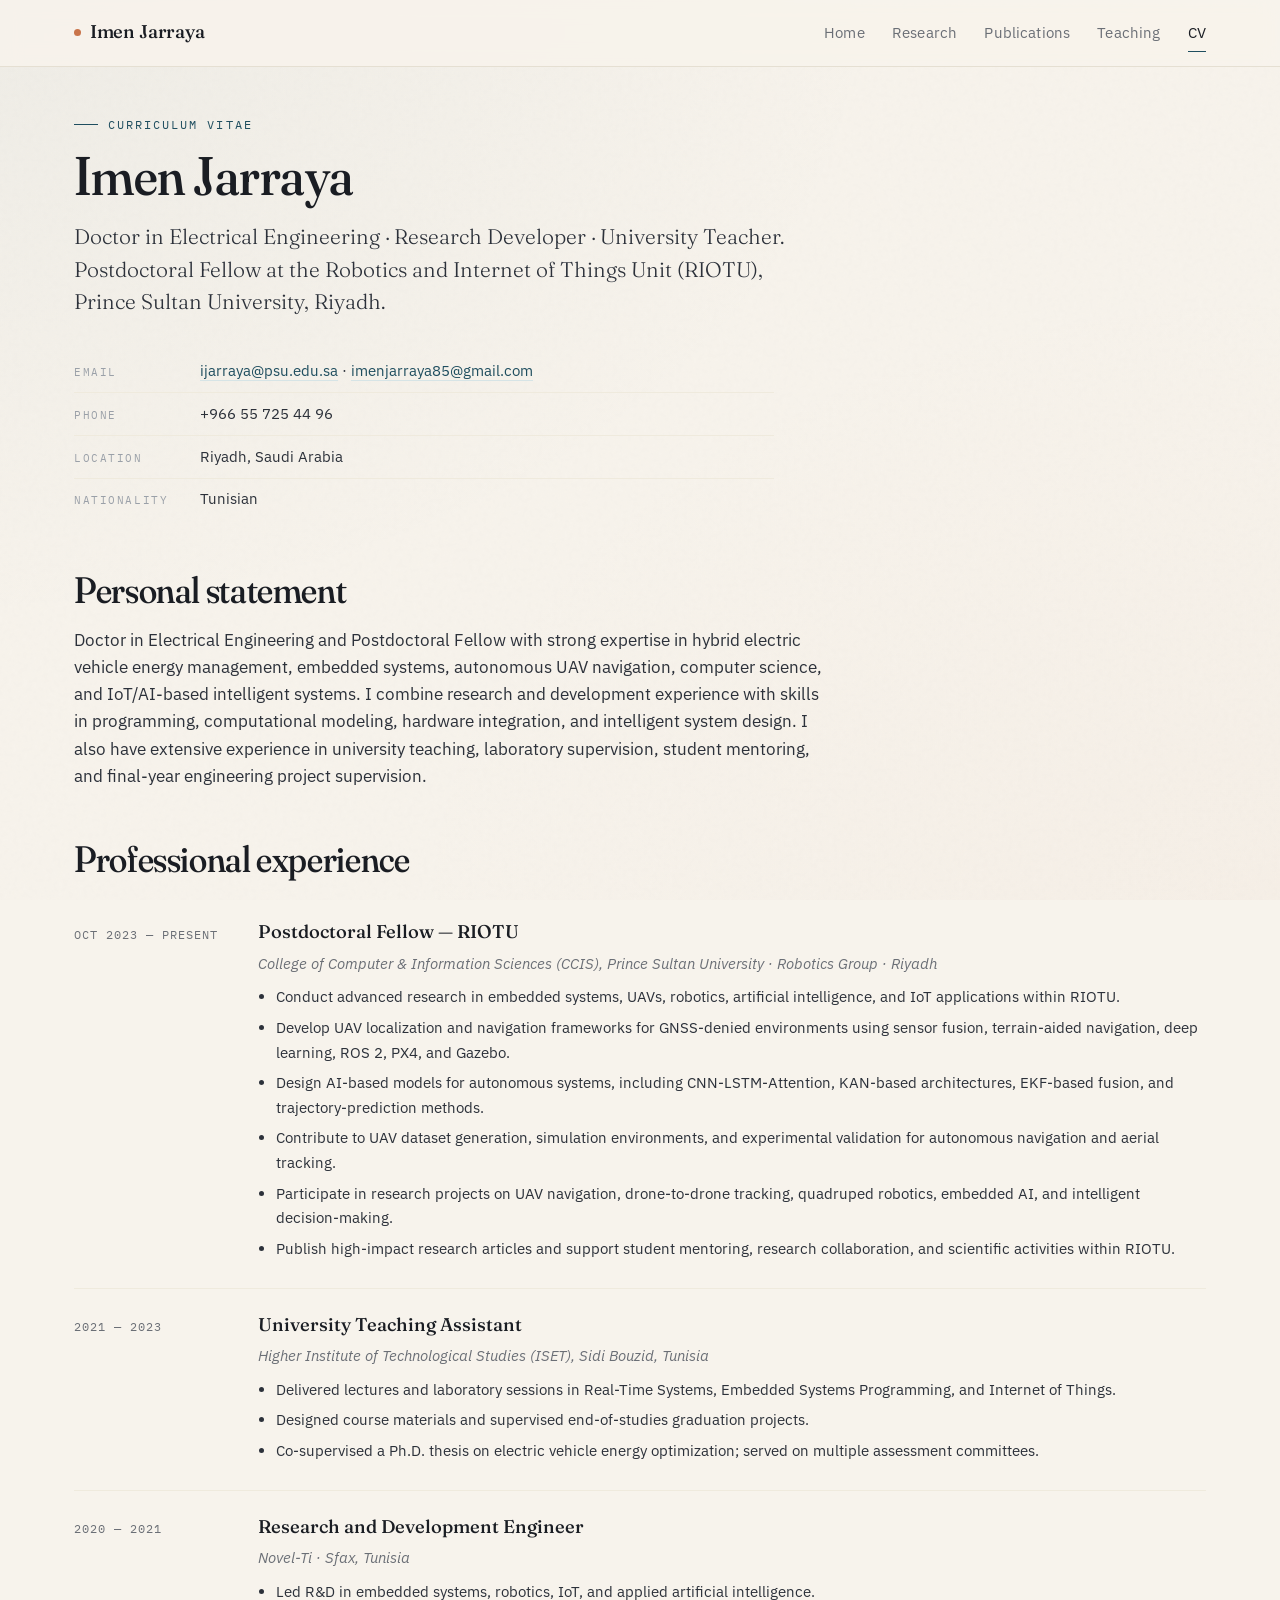
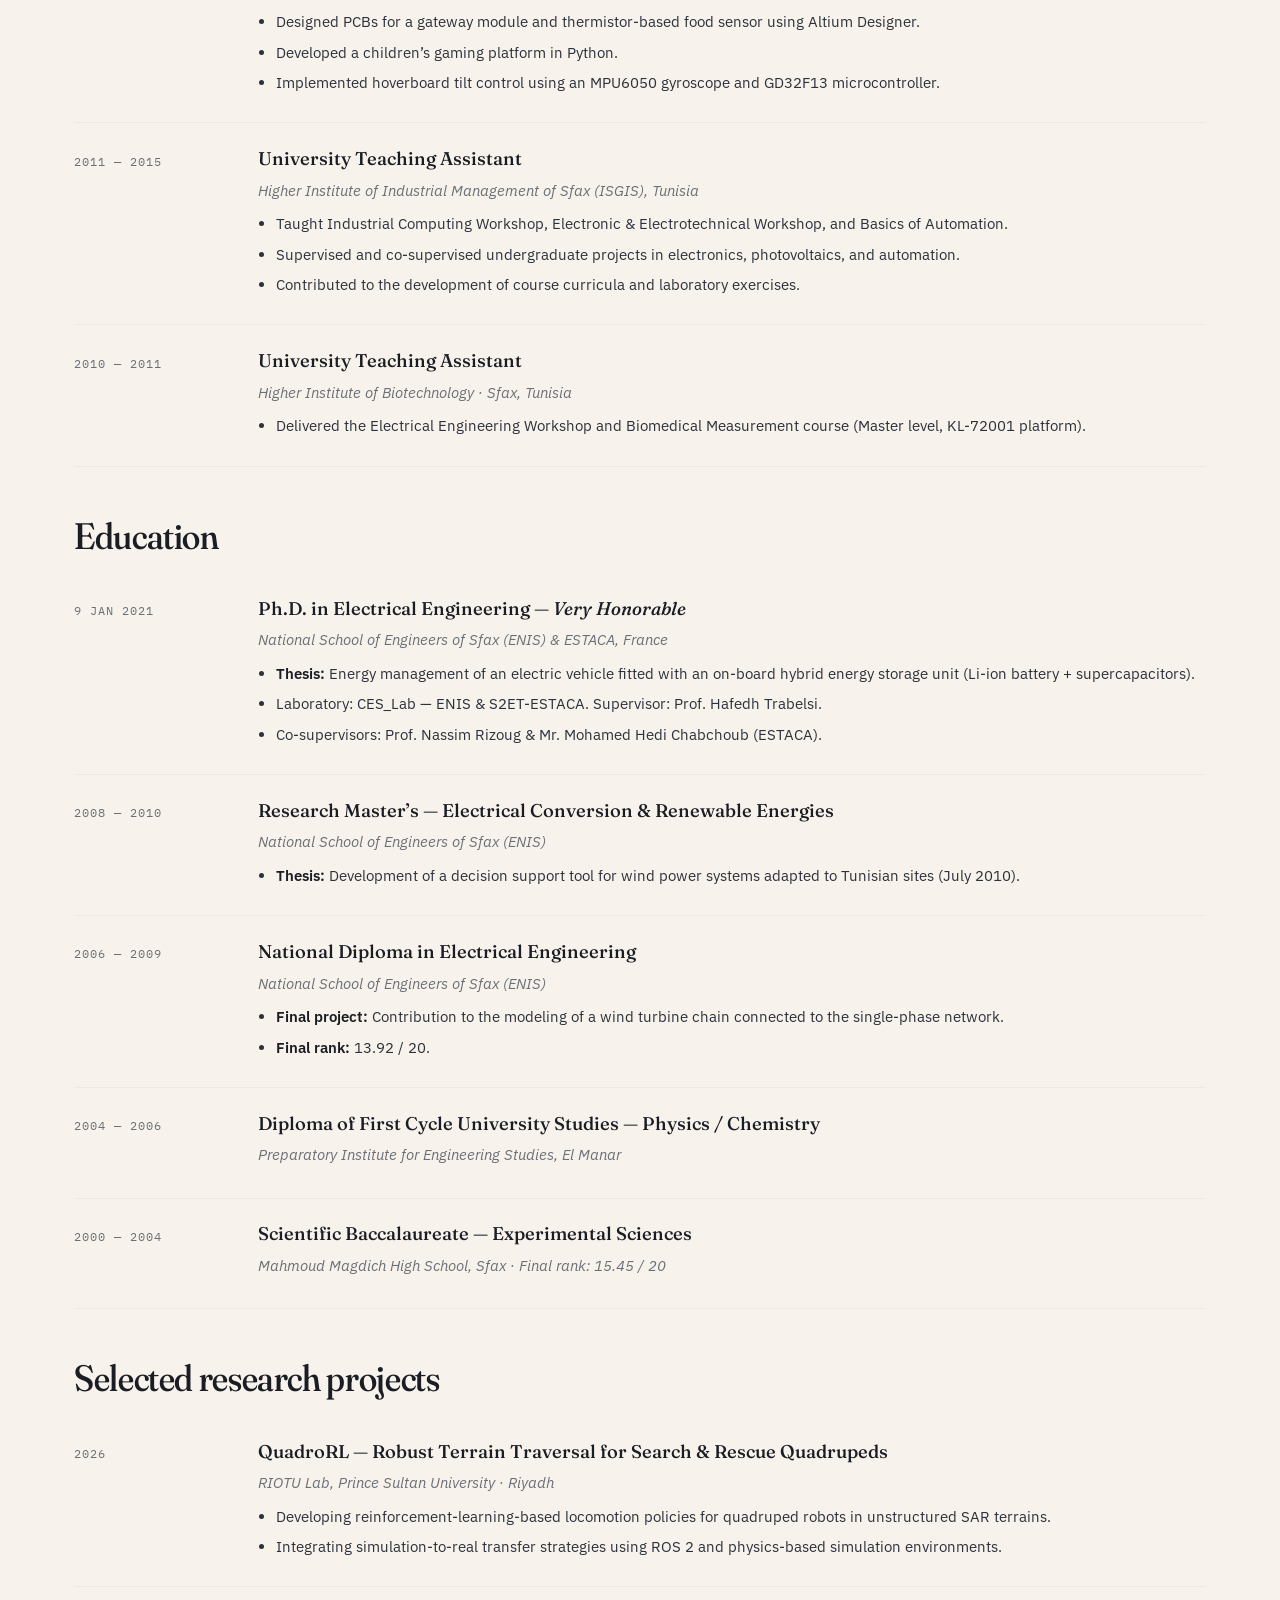
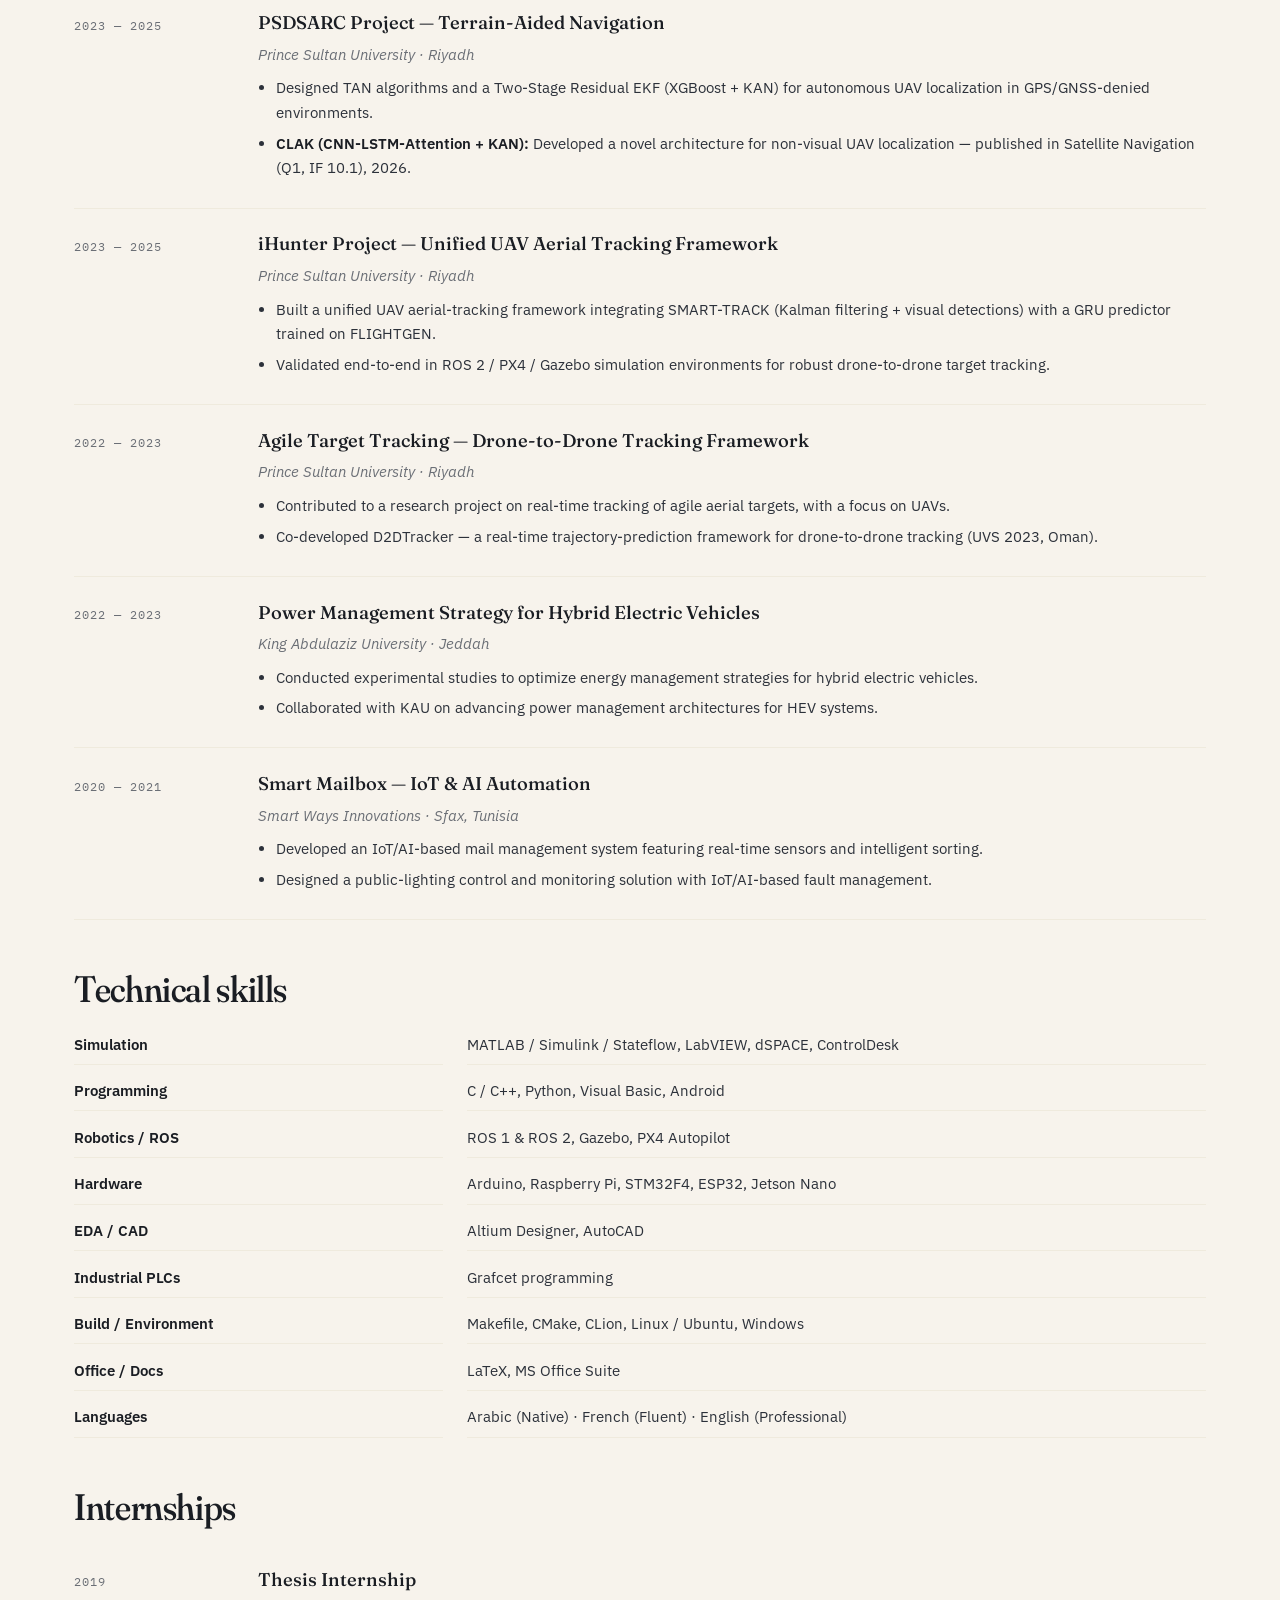
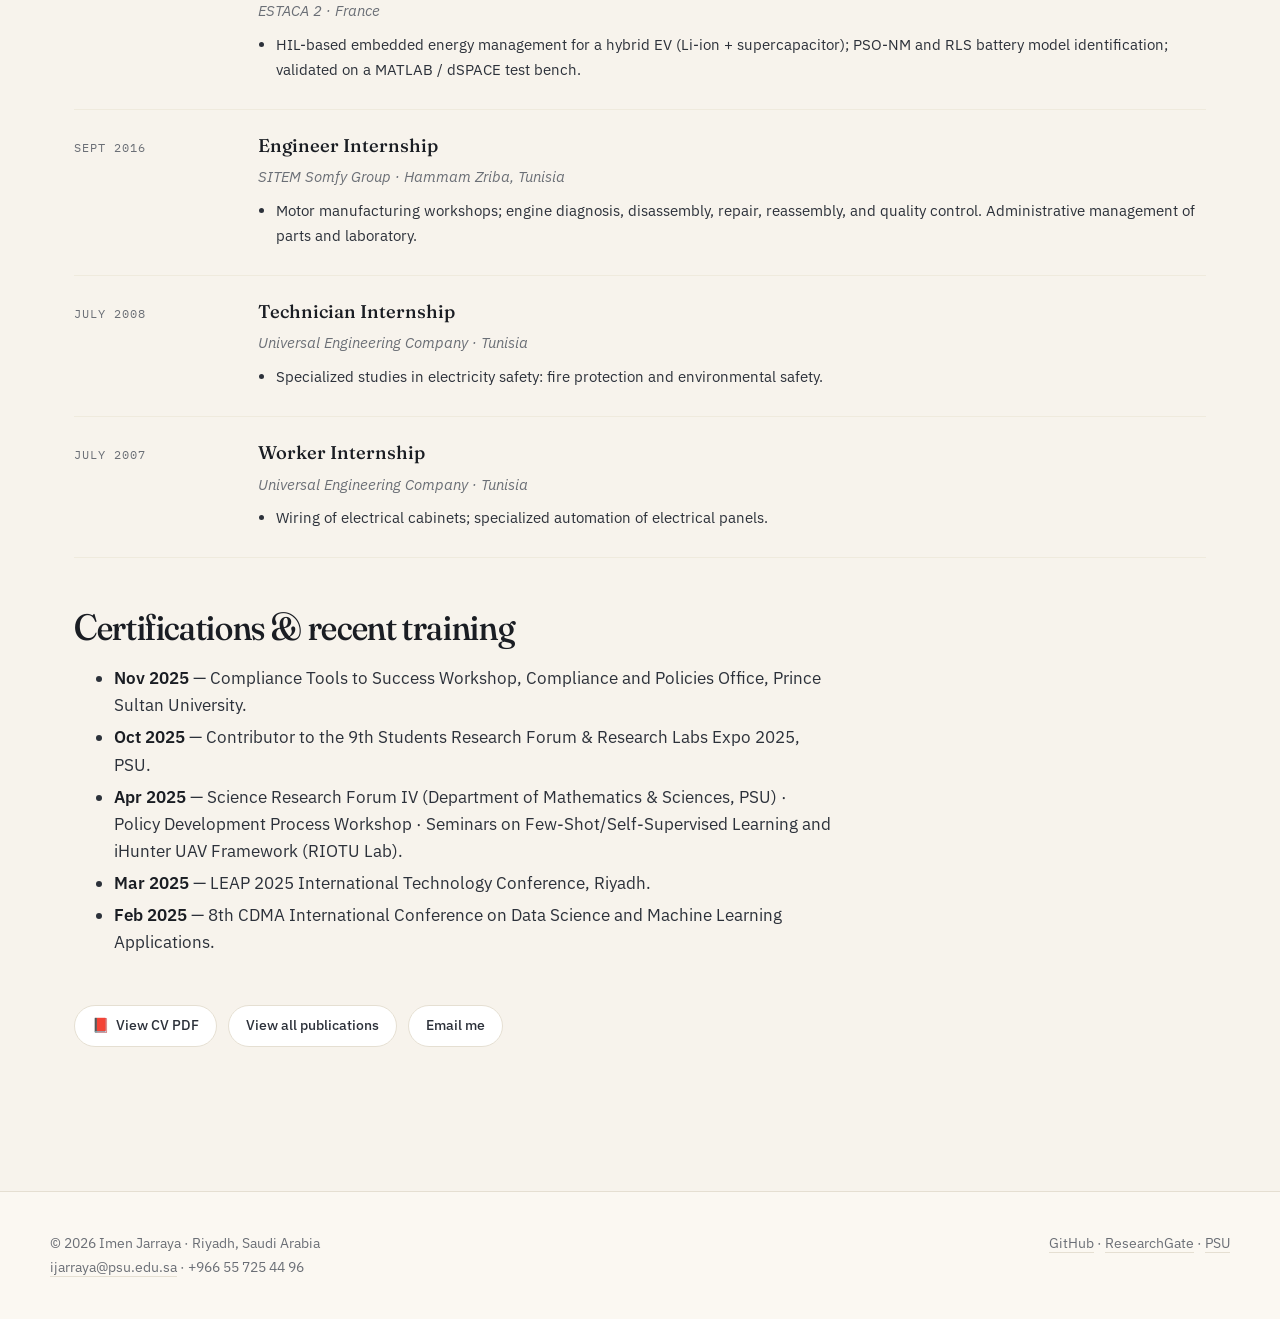
<file: cv.html>
<!doctype html>
<html lang="en">
<head>
<meta charset="utf-8" />
<meta name="viewport" content="width=device-width,initial-scale=1" />
<title>CV — Imen Jarraya</title>
<meta name="description" content="Curriculum vitae of Imen Jarraya — Postdoctoral Fellow at RIOTU, Prince Sultan University." />
<link rel="canonical" href="https://imenjarraya.github.io/cv.html" />
<link rel="preconnect" href="https://fonts.googleapis.com" />
<link rel="preconnect" href="https://fonts.gstatic.com" crossorigin />
<link href="https://fonts.googleapis.com/css2?family=Fraunces:ital,opsz,wght,SOFT@0,9..144,300..600,30..100;1,9..144,300..600,30..100&family=IBM+Plex+Mono:wght@400;500&family=IBM+Plex+Sans:wght@300;400;500;600&display=swap" rel="stylesheet" />
<link rel="stylesheet" href="assets/css/style.css" />
<link rel="icon" type="image/svg+xml" href="data:image/svg+xml,%3Csvg xmlns='http://www.w3.org/2000/svg' viewBox='0 0 32 32'%3E%3Crect width='32' height='32' rx='6' fill='%231f4e5f'/%3E%3Ctext x='16' y='22' font-family='Georgia' font-size='18' font-weight='500' fill='%23f7f3ec' text-anchor='middle'%3EIJ%3C/text%3E%3C/svg%3E" />
<style>
  .cv-row { display: grid; grid-template-columns: 160px 1fr; gap: 1.5rem; padding: 1.3rem 0; border-bottom: 1px solid var(--line-soft); }
  .cv-row:last-child { border-bottom: 0; }
  .cv-date { font-family: "IBM Plex Mono", monospace; font-size: 0.78rem; color: var(--muted); text-transform: uppercase; letter-spacing: 0.08em; padding-top: 0.4rem; }
  .cv-title { font-family: "Fraunces", Georgia, serif; font-size: 1.15rem; font-weight: 500; margin-bottom: 0.2rem; }
  .cv-org { font-style: italic; color: var(--muted); margin-bottom: 0.6rem; font-size: 0.95rem; }
  .cv-bullets { margin: 0; padding-left: 1.1rem; font-size: 0.94rem; color: var(--ink-soft); }
  .cv-bullets li { margin-bottom: 0.35rem; }
  @media (max-width: 700px) { .cv-row { grid-template-columns: 1fr; gap: 0.3rem; } }
  .skill-grid { display: grid; grid-template-columns: 1fr 2fr; gap: 0.5rem 1.5rem; margin: 1rem 0 2rem; font-size: 0.94rem; }
  .skill-grid .skill-label { font-weight: 600; color: var(--ink); padding: 0.4rem 0; border-bottom: 1px solid var(--line-soft); }
  .skill-grid .skill-value { color: var(--ink-soft); padding: 0.4rem 0; border-bottom: 1px solid var(--line-soft); }
  @media (max-width: 600px) { .skill-grid { grid-template-columns: 1fr; } }
</style>
</head>
<body>

<header class="site-header">
  <div class="site-header-inner">
    <a class="brand" href="index.html"><span class="dot"></span> Imen Jarraya</a>
    <nav class="site-nav">
      <a href="index.html">Home</a>
      <a href="research.html">Research</a>
      <a href="publications.html">Publications</a>
      <a href="teaching.html">Teaching</a>
      <a href="cv.html" class="active">CV</a>
    </nav>
  </div>
</header>

<main class="wrap">

  <div class="section-label">Curriculum vitae</div>
  <h1>Imen Jarraya</h1>
  <p class="lead">
    Doctor in Electrical Engineering · Research Developer · University Teacher.
    Postdoctoral Fellow at the Robotics and Internet of Things Unit (RIOTU),
    Prince Sultan University, Riyadh.
  </p>

  <div class="hero-meta" style="max-width: 700px; margin: 1rem 0 2.5rem;">
    <div class="meta-line"><span class="label">Email</span><span class="value"><a href="mailto:ijarraya@psu.edu.sa">ijarraya@psu.edu.sa</a> · <a href="mailto:imenjarraya85@gmail.com">imenjarraya85@gmail.com</a></span></div>
    <div class="meta-line"><span class="label">Phone</span><span class="value">+966 55 725 44 96</span></div>
    <div class="meta-line"><span class="label">Location</span><span class="value">Riyadh, Saudi Arabia</span></div>
    <div class="meta-line"><span class="label">Nationality</span><span class="value">Tunisian</span></div>
  </div>

  <section class="prose">
    <h2>Personal statement</h2>
    <p>
      Doctor in Electrical Engineering and Postdoctoral Fellow with strong expertise in hybrid electric
      vehicle energy management, embedded systems, autonomous UAV navigation, computer science, and
      IoT/AI-based intelligent systems. I combine research and development experience with skills in
      programming, computational modeling, hardware integration, and intelligent system design. I also
      have extensive experience in university teaching, laboratory supervision, student mentoring, and
      final-year engineering project supervision.
    </p>
  </section>

  <h2>Professional experience</h2>

  <div class="cv-row">
    <div class="cv-date">Oct 2023 — Present</div>
    <div>
      <div class="cv-title">Postdoctoral Fellow — RIOTU</div>
      <div class="cv-org">College of Computer &amp; Information Sciences (CCIS), Prince Sultan University · Robotics Group · Riyadh</div>
      <ul class="cv-bullets">
        <li>Conduct advanced research in embedded systems, UAVs, robotics, artificial intelligence, and IoT applications within RIOTU.</li>
        <li>Develop UAV localization and navigation frameworks for GNSS-denied environments using sensor fusion, terrain-aided navigation, deep learning, ROS&nbsp;2, PX4, and Gazebo.</li>
        <li>Design AI-based models for autonomous systems, including CNN-LSTM-Attention, KAN-based architectures, EKF-based fusion, and trajectory-prediction methods.</li>
        <li>Contribute to UAV dataset generation, simulation environments, and experimental validation for autonomous navigation and aerial tracking.</li>
        <li>Participate in research projects on UAV navigation, drone-to-drone tracking, quadruped robotics, embedded AI, and intelligent decision-making.</li>
        <li>Publish high-impact research articles and support student mentoring, research collaboration, and scientific activities within RIOTU.</li>
      </ul>
    </div>
  </div>

  <div class="cv-row">
    <div class="cv-date">2021 — 2023</div>
    <div>
      <div class="cv-title">University Teaching Assistant</div>
      <div class="cv-org">Higher Institute of Technological Studies (ISET), Sidi Bouzid, Tunisia</div>
      <ul class="cv-bullets">
        <li>Delivered lectures and laboratory sessions in Real-Time Systems, Embedded Systems Programming, and Internet of Things.</li>
        <li>Designed course materials and supervised end-of-studies graduation projects.</li>
        <li>Co-supervised a Ph.D. thesis on electric vehicle energy optimization; served on multiple assessment committees.</li>
      </ul>
    </div>
  </div>

  <div class="cv-row">
    <div class="cv-date">2020 — 2021</div>
    <div>
      <div class="cv-title">Research and Development Engineer</div>
      <div class="cv-org">Novel-Ti · Sfax, Tunisia</div>
      <ul class="cv-bullets">
        <li>Led R&amp;D in embedded systems, robotics, IoT, and applied artificial intelligence.</li>
        <li>Designed PCBs for a gateway module and thermistor-based food sensor using Altium Designer.</li>
        <li>Developed a children&rsquo;s gaming platform in Python.</li>
        <li>Implemented hoverboard tilt control using an MPU6050 gyroscope and GD32F13 microcontroller.</li>
      </ul>
    </div>
  </div>

  <div class="cv-row">
    <div class="cv-date">2011 — 2015</div>
    <div>
      <div class="cv-title">University Teaching Assistant</div>
      <div class="cv-org">Higher Institute of Industrial Management of Sfax (ISGIS), Tunisia</div>
      <ul class="cv-bullets">
        <li>Taught Industrial Computing Workshop, Electronic &amp; Electrotechnical Workshop, and Basics of Automation.</li>
        <li>Supervised and co-supervised undergraduate projects in electronics, photovoltaics, and automation.</li>
        <li>Contributed to the development of course curricula and laboratory exercises.</li>
      </ul>
    </div>
  </div>

  <div class="cv-row">
    <div class="cv-date">2010 — 2011</div>
    <div>
      <div class="cv-title">University Teaching Assistant</div>
      <div class="cv-org">Higher Institute of Biotechnology · Sfax, Tunisia</div>
      <ul class="cv-bullets">
        <li>Delivered the Electrical Engineering Workshop and Biomedical Measurement course (Master level, KL-72001 platform).</li>
      </ul>
    </div>
  </div>

  <h2>Education</h2>

  <div class="cv-row">
    <div class="cv-date">9 Jan 2021</div>
    <div>
      <div class="cv-title">Ph.D. in Electrical Engineering — <em>Very Honorable</em></div>
      <div class="cv-org">National School of Engineers of Sfax (ENIS) &amp; ESTACA, France</div>
      <ul class="cv-bullets">
        <li><strong>Thesis:</strong> Energy management of an electric vehicle fitted with an on-board hybrid energy storage unit (Li-ion battery + supercapacitors).</li>
        <li>Laboratory: CES_Lab — ENIS &amp; S2ET-ESTACA. Supervisor: Prof. Hafedh Trabelsi.</li>
        <li>Co-supervisors: Prof. Nassim Rizoug &amp; Mr. Mohamed Hedi Chabchoub (ESTACA).</li>
      </ul>
    </div>
  </div>

  <div class="cv-row">
    <div class="cv-date">2008 — 2010</div>
    <div>
      <div class="cv-title">Research Master&rsquo;s — Electrical Conversion &amp; Renewable Energies</div>
      <div class="cv-org">National School of Engineers of Sfax (ENIS)</div>
      <ul class="cv-bullets">
        <li><strong>Thesis:</strong> Development of a decision support tool for wind power systems adapted to Tunisian sites (July 2010).</li>
      </ul>
    </div>
  </div>

  <div class="cv-row">
    <div class="cv-date">2006 — 2009</div>
    <div>
      <div class="cv-title">National Diploma in Electrical Engineering</div>
      <div class="cv-org">National School of Engineers of Sfax (ENIS)</div>
      <ul class="cv-bullets">
        <li><strong>Final project:</strong> Contribution to the modeling of a wind turbine chain connected to the single-phase network.</li>
        <li><strong>Final rank:</strong> 13.92 / 20.</li>
      </ul>
    </div>
  </div>

  <div class="cv-row">
    <div class="cv-date">2004 — 2006</div>
    <div>
      <div class="cv-title">Diploma of First Cycle University Studies — Physics / Chemistry</div>
      <div class="cv-org">Preparatory Institute for Engineering Studies, El Manar</div>
    </div>
  </div>

  <div class="cv-row">
    <div class="cv-date">2000 — 2004</div>
    <div>
      <div class="cv-title">Scientific Baccalaureate — Experimental Sciences</div>
      <div class="cv-org">Mahmoud Magdich High School, Sfax · Final rank: 15.45 / 20</div>
    </div>
  </div>

  <h2>Selected research projects</h2>

  <div class="cv-row">
    <div class="cv-date">2026</div>
    <div>
      <div class="cv-title">QuadroRL — Robust Terrain Traversal for Search &amp; Rescue Quadrupeds</div>
      <div class="cv-org">RIOTU Lab, Prince Sultan University · Riyadh</div>
      <ul class="cv-bullets">
        <li>Developing reinforcement-learning-based locomotion policies for quadruped robots in unstructured SAR terrains.</li>
        <li>Integrating simulation-to-real transfer strategies using ROS&nbsp;2 and physics-based simulation environments.</li>
      </ul>
    </div>
  </div>

  <div class="cv-row">
    <div class="cv-date">2023 — 2025</div>
    <div>
      <div class="cv-title">PSDSARC Project — Terrain-Aided Navigation</div>
      <div class="cv-org">Prince Sultan University · Riyadh</div>
      <ul class="cv-bullets">
        <li>Designed TAN algorithms and a Two-Stage Residual EKF (XGBoost + KAN) for autonomous UAV localization in GPS/GNSS-denied environments.</li>
        <li><strong>CLAK (CNN-LSTM-Attention + KAN):</strong> Developed a novel architecture for non-visual UAV localization — published in Satellite Navigation (Q1, IF 10.1), 2026.</li>
      </ul>
    </div>
  </div>

  <div class="cv-row">
    <div class="cv-date">2023 — 2025</div>
    <div>
      <div class="cv-title">iHunter Project — Unified UAV Aerial Tracking Framework</div>
      <div class="cv-org">Prince Sultan University · Riyadh</div>
      <ul class="cv-bullets">
        <li>Built a unified UAV aerial-tracking framework integrating SMART-TRACK (Kalman filtering + visual detections) with a GRU predictor trained on FLIGHTGEN.</li>
        <li>Validated end-to-end in ROS&nbsp;2 / PX4 / Gazebo simulation environments for robust drone-to-drone target tracking.</li>
      </ul>
    </div>
  </div>

  <div class="cv-row">
    <div class="cv-date">2022 — 2023</div>
    <div>
      <div class="cv-title">Agile Target Tracking — Drone-to-Drone Tracking Framework</div>
      <div class="cv-org">Prince Sultan University · Riyadh</div>
      <ul class="cv-bullets">
        <li>Contributed to a research project on real-time tracking of agile aerial targets, with a focus on UAVs.</li>
        <li>Co-developed D2DTracker — a real-time trajectory-prediction framework for drone-to-drone tracking (UVS 2023, Oman).</li>
      </ul>
    </div>
  </div>

  <div class="cv-row">
    <div class="cv-date">2022 — 2023</div>
    <div>
      <div class="cv-title">Power Management Strategy for Hybrid Electric Vehicles</div>
      <div class="cv-org">King Abdulaziz University · Jeddah</div>
      <ul class="cv-bullets">
        <li>Conducted experimental studies to optimize energy management strategies for hybrid electric vehicles.</li>
        <li>Collaborated with KAU on advancing power management architectures for HEV systems.</li>
      </ul>
    </div>
  </div>

  <div class="cv-row">
    <div class="cv-date">2020 — 2021</div>
    <div>
      <div class="cv-title">Smart Mailbox — IoT &amp; AI Automation</div>
      <div class="cv-org">Smart Ways Innovations · Sfax, Tunisia</div>
      <ul class="cv-bullets">
        <li>Developed an IoT/AI-based mail management system featuring real-time sensors and intelligent sorting.</li>
        <li>Designed a public-lighting control and monitoring solution with IoT/AI-based fault management.</li>
      </ul>
    </div>
  </div>

  <h2>Technical skills</h2>
  <div class="skill-grid">
    <div class="skill-label">Simulation</div>
    <div class="skill-value">MATLAB / Simulink / Stateflow, LabVIEW, dSPACE, ControlDesk</div>
    <div class="skill-label">Programming</div>
    <div class="skill-value">C / C++, Python, Visual Basic, Android</div>
    <div class="skill-label">Robotics / ROS</div>
    <div class="skill-value">ROS&nbsp;1 &amp; ROS&nbsp;2, Gazebo, PX4 Autopilot</div>
    <div class="skill-label">Hardware</div>
    <div class="skill-value">Arduino, Raspberry Pi, STM32F4, ESP32, Jetson Nano</div>
    <div class="skill-label">EDA / CAD</div>
    <div class="skill-value">Altium Designer, AutoCAD</div>
    <div class="skill-label">Industrial PLCs</div>
    <div class="skill-value">Grafcet programming</div>
    <div class="skill-label">Build / Environment</div>
    <div class="skill-value">Makefile, CMake, CLion, Linux / Ubuntu, Windows</div>
    <div class="skill-label">Office / Docs</div>
    <div class="skill-value">LaTeX, MS Office Suite</div>
    <div class="skill-label">Languages</div>
    <div class="skill-value">Arabic (Native) · French (Fluent) · English (Professional)</div>
  </div>

  <h2>Internships</h2>

  <div class="cv-row">
    <div class="cv-date">2019</div>
    <div>
      <div class="cv-title">Thesis Internship</div>
      <div class="cv-org">ESTACA 2 · France</div>
      <ul class="cv-bullets">
        <li>HIL-based embedded energy management for a hybrid EV (Li-ion + supercapacitor); PSO-NM and RLS battery model identification; validated on a MATLAB / dSPACE test bench.</li>
      </ul>
    </div>
  </div>

  <div class="cv-row">
    <div class="cv-date">Sept 2016</div>
    <div>
      <div class="cv-title">Engineer Internship</div>
      <div class="cv-org">SITEM Somfy Group · Hammam Zriba, Tunisia</div>
      <ul class="cv-bullets">
        <li>Motor manufacturing workshops; engine diagnosis, disassembly, repair, reassembly, and quality control. Administrative management of parts and laboratory.</li>
      </ul>
    </div>
  </div>

  <div class="cv-row">
    <div class="cv-date">July 2008</div>
    <div>
      <div class="cv-title">Technician Internship</div>
      <div class="cv-org">Universal Engineering Company · Tunisia</div>
      <ul class="cv-bullets">
        <li>Specialized studies in electricity safety: fire protection and environmental safety.</li>
      </ul>
    </div>
  </div>

  <div class="cv-row">
    <div class="cv-date">July 2007</div>
    <div>
      <div class="cv-title">Worker Internship</div>
      <div class="cv-org">Universal Engineering Company · Tunisia</div>
      <ul class="cv-bullets">
        <li>Wiring of electrical cabinets; specialized automation of electrical panels.</li>
      </ul>
    </div>
  </div>

  <h2>Certifications &amp; recent training</h2>
  <div class="prose">
    <ul>
      <li><strong>Nov 2025</strong> — Compliance Tools to Success Workshop, Compliance and Policies Office, Prince Sultan University.</li>
      <li><strong>Oct 2025</strong> — Contributor to the 9th Students Research Forum &amp; Research Labs Expo 2025, PSU.</li>
      <li><strong>Apr 2025</strong> — Science Research Forum IV (Department of Mathematics &amp; Sciences, PSU) · Policy Development Process Workshop · Seminars on Few-Shot/Self-Supervised Learning and iHunter UAV Framework (RIOTU Lab).</li>
      <li><strong>Mar 2025</strong> — LEAP 2025 International Technology Conference, Riyadh.</li>
      <li><strong>Feb 2025</strong> — 8th CDMA International Conference on Data Science and Machine Learning Applications.</li>
    </ul>
  </div>

  <div class="cta-row" style="margin-top: 3rem;">
    <a class="btn btn-primary" href="view-pdf.html?file=cv"><span class="icon">📕</span> View CV PDF</a>
    <a class="btn" href="publications.html">View all publications</a>
    <a class="btn" href="mailto:ijarraya@psu.edu.sa">Email me</a>
  </div>

</main>

<footer class="site-footer">
  <div class="site-footer-inner">
    <div>
      © 2026 Imen Jarraya · Riyadh, Saudi Arabia<br/>
      <a href="mailto:ijarraya@psu.edu.sa">ijarraya@psu.edu.sa</a> · +966 55 725 44 96
    </div>
    <div>
      <a href="https://github.com/imenjarraya" target="_blank" rel="noopener">GitHub</a> ·
      <a href="https://www.researchgate.net/profile/Imen-Jarraya-2" target="_blank" rel="noopener">ResearchGate</a> ·
      <a href="https://www.psu.edu.sa/" target="_blank" rel="noopener">PSU</a>
    </div>
  </div>
</footer>

<script src="assets/js/main.js"></script>
</body>
</html>
</file>
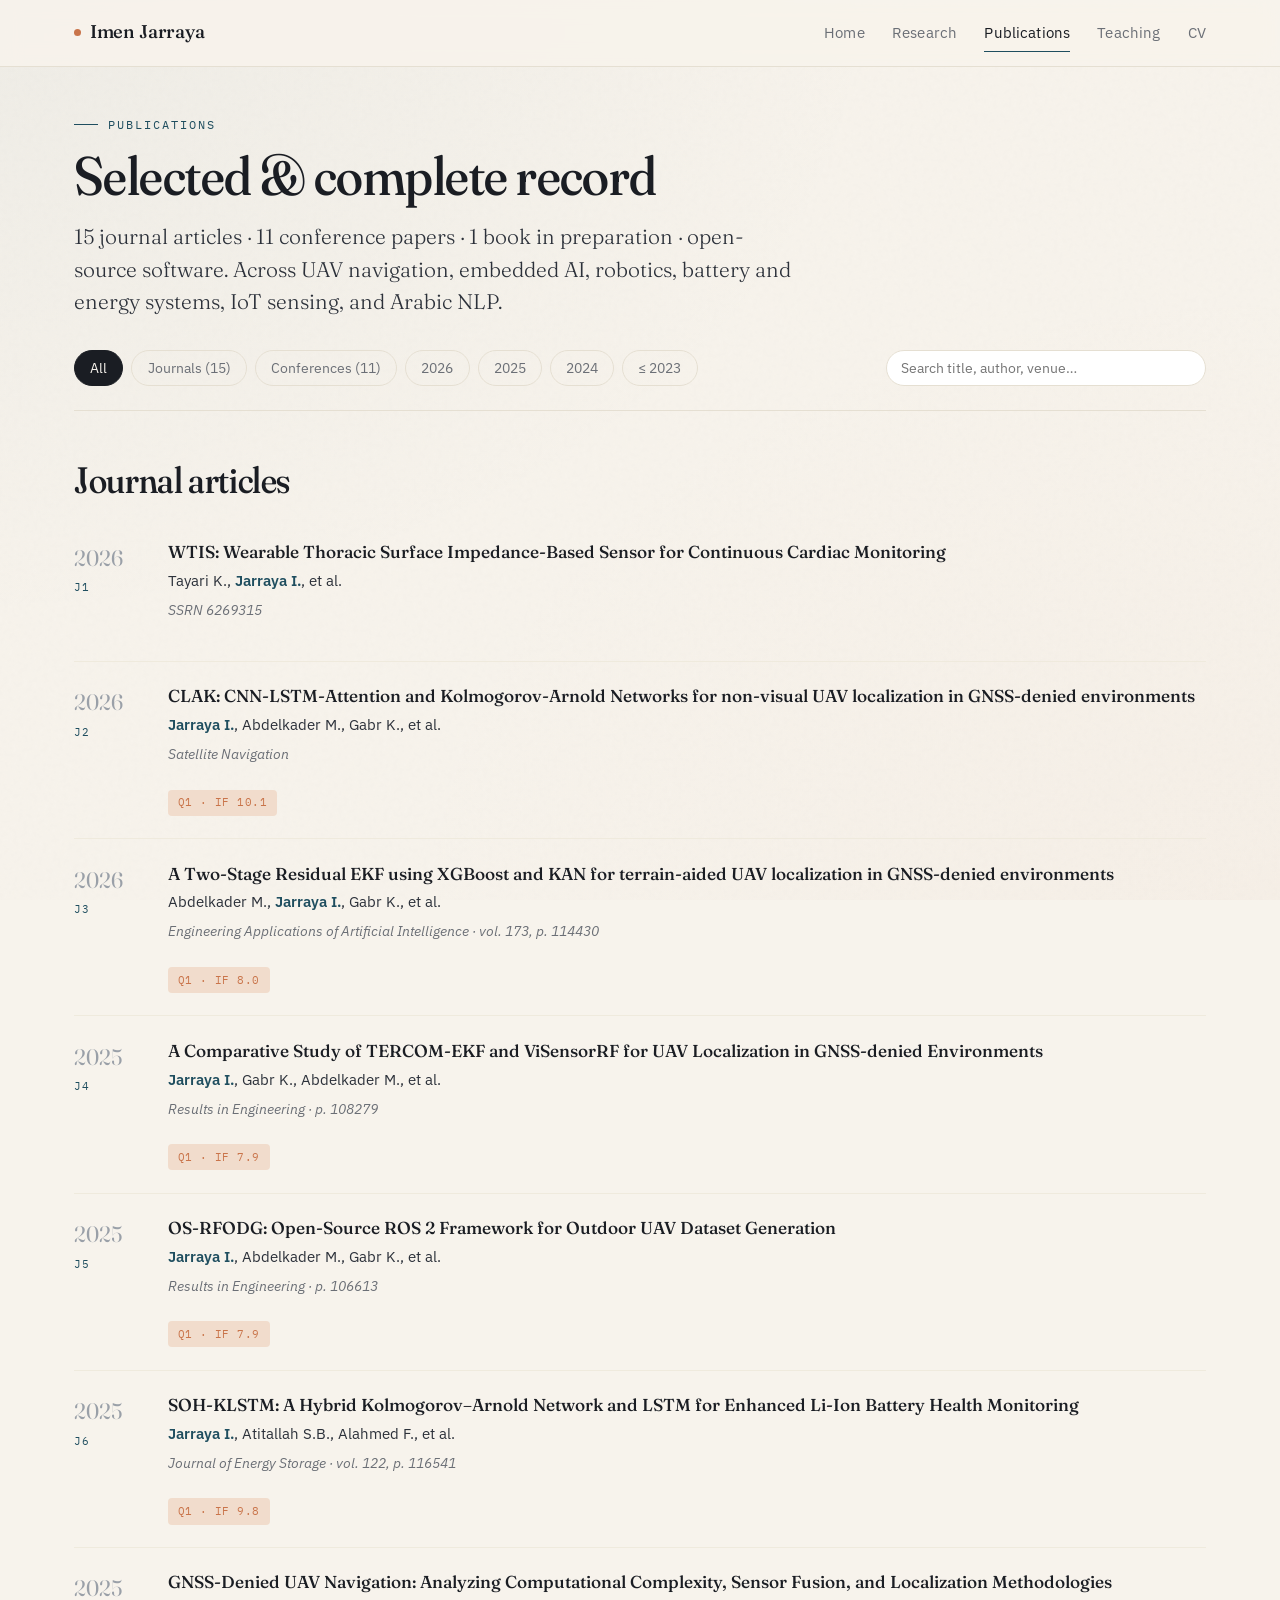
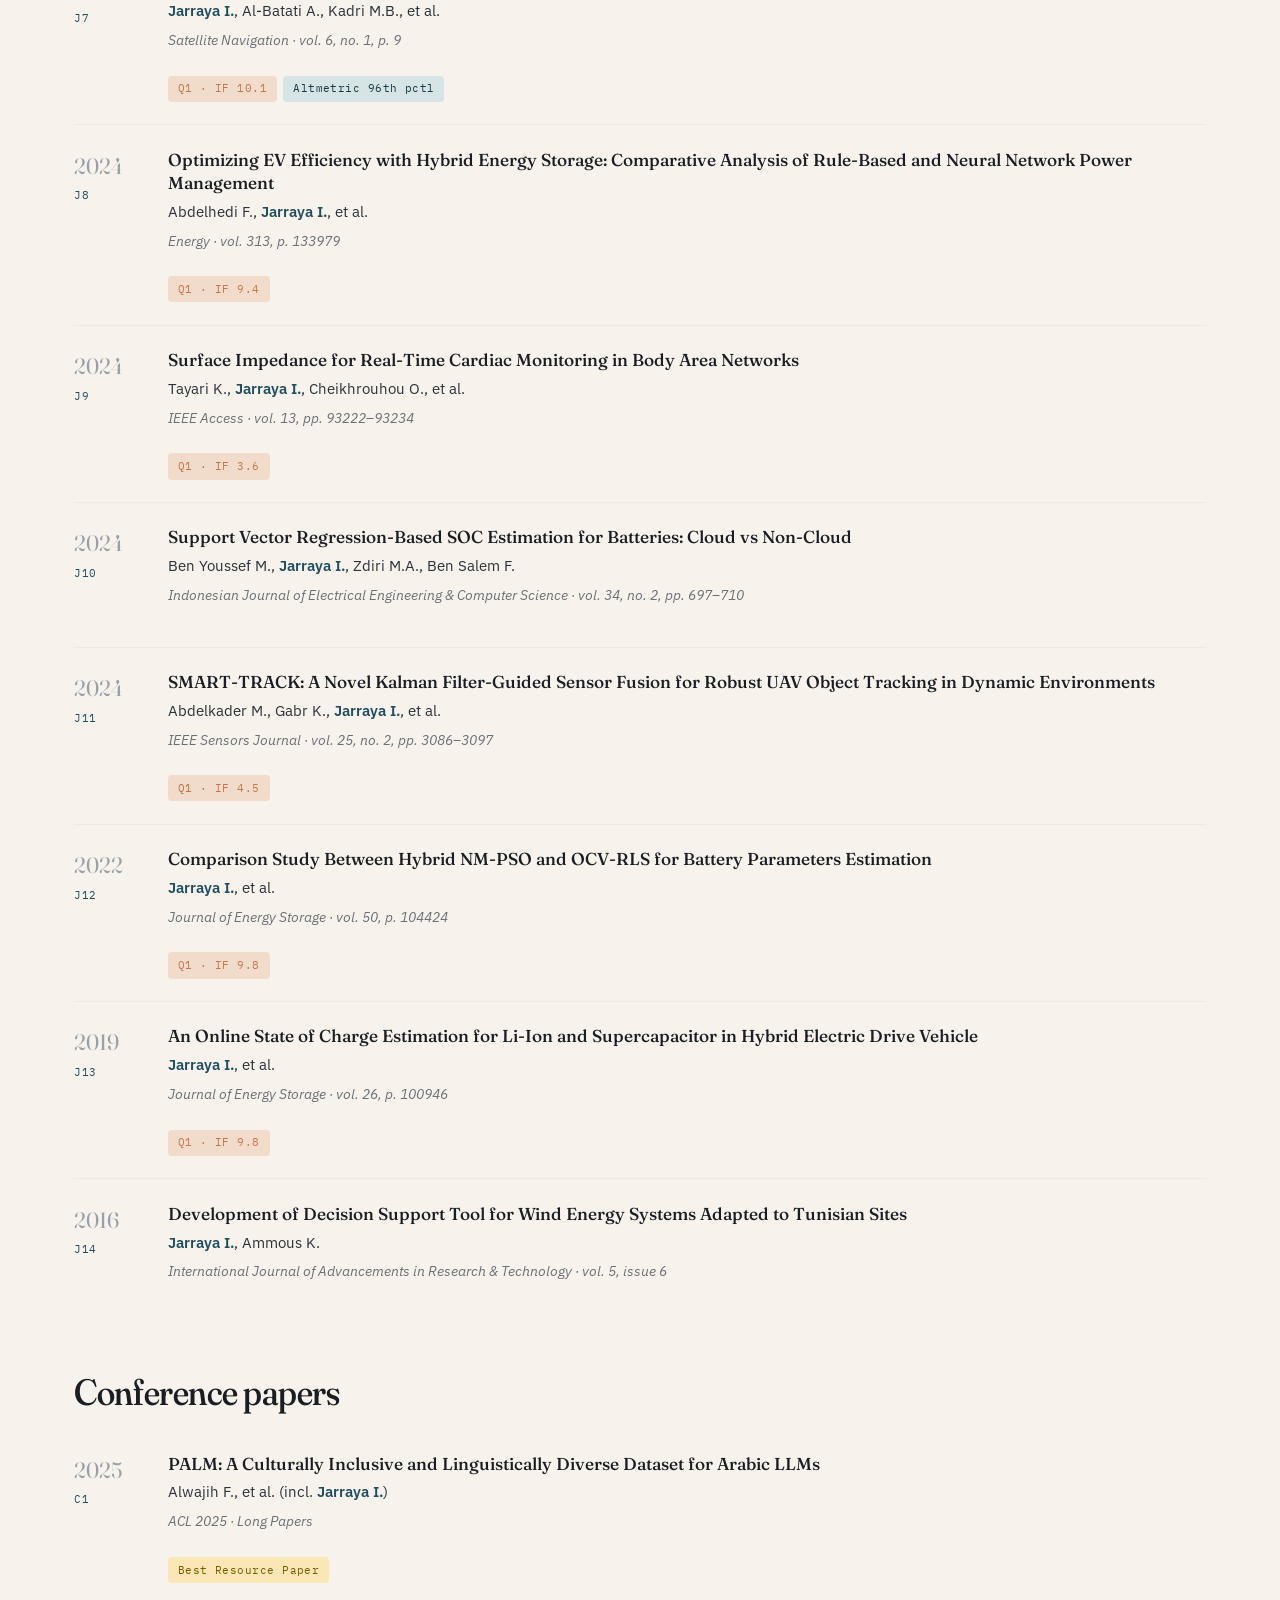
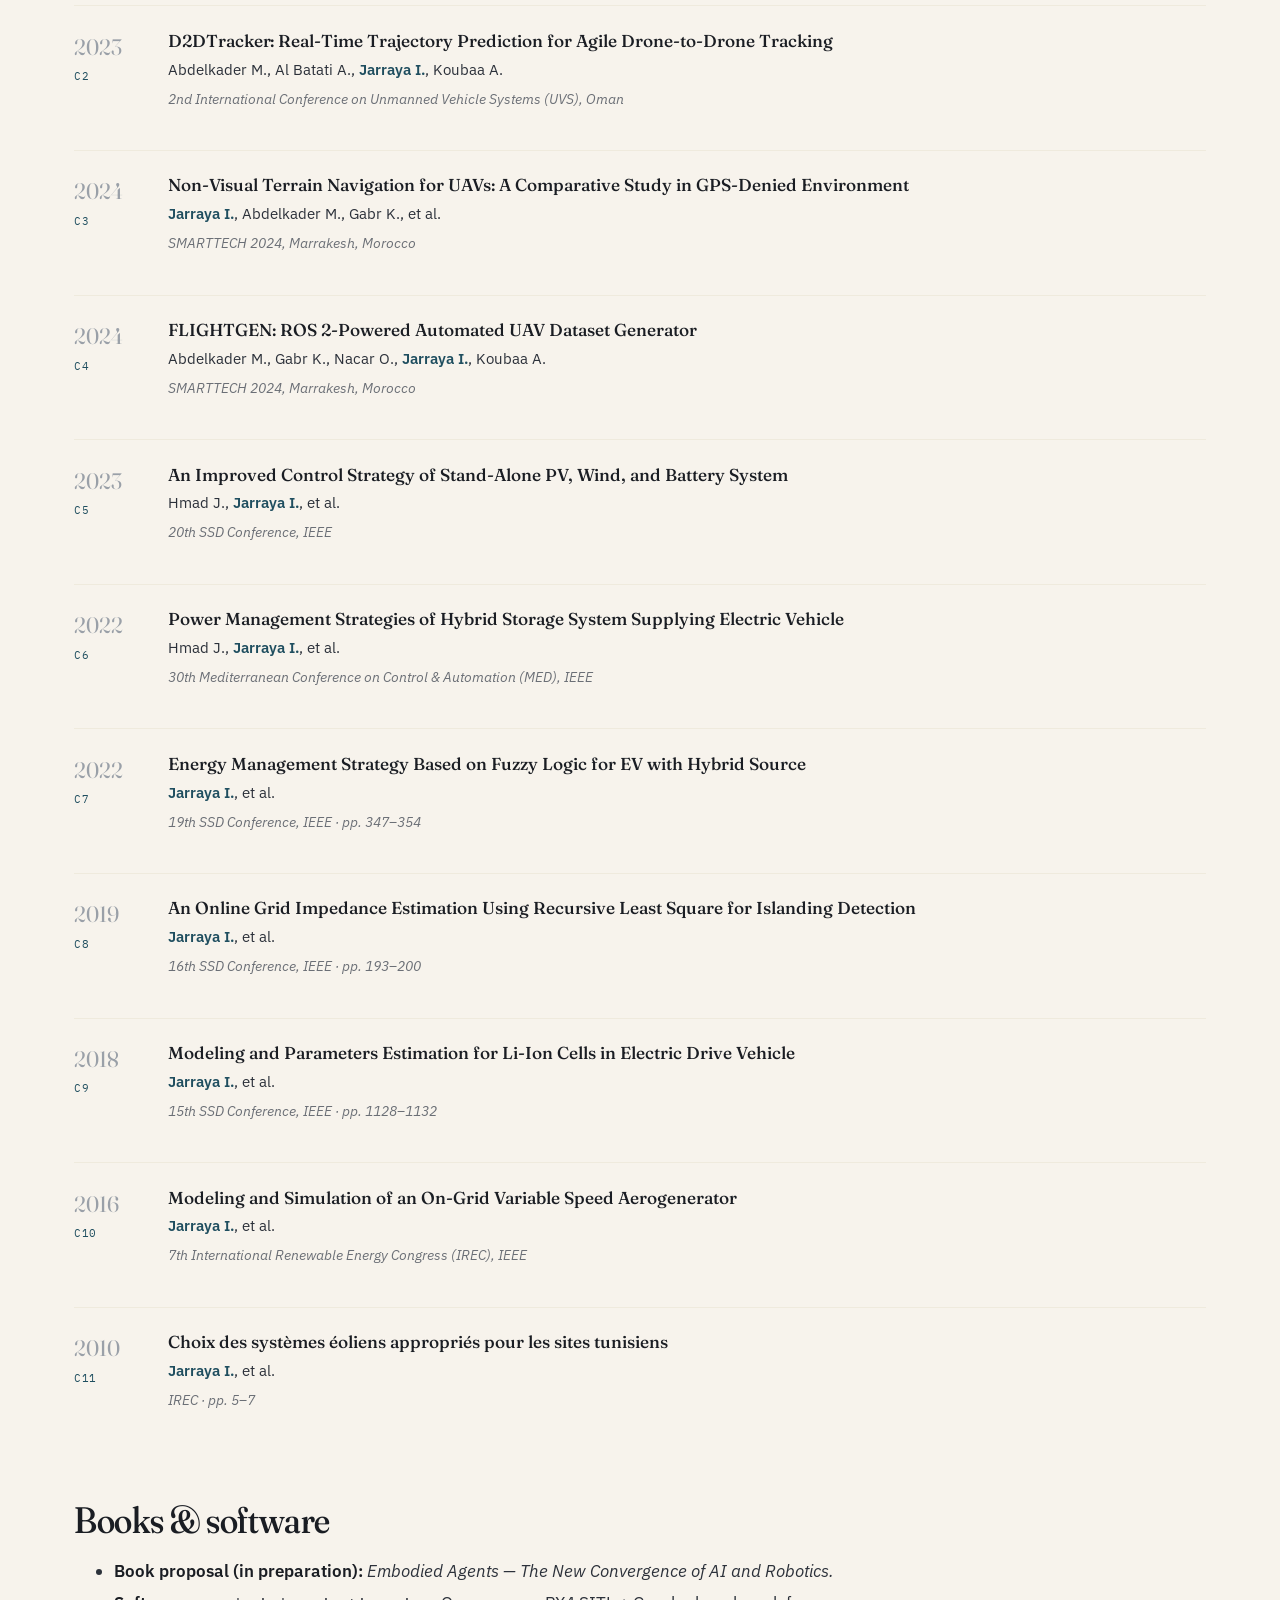
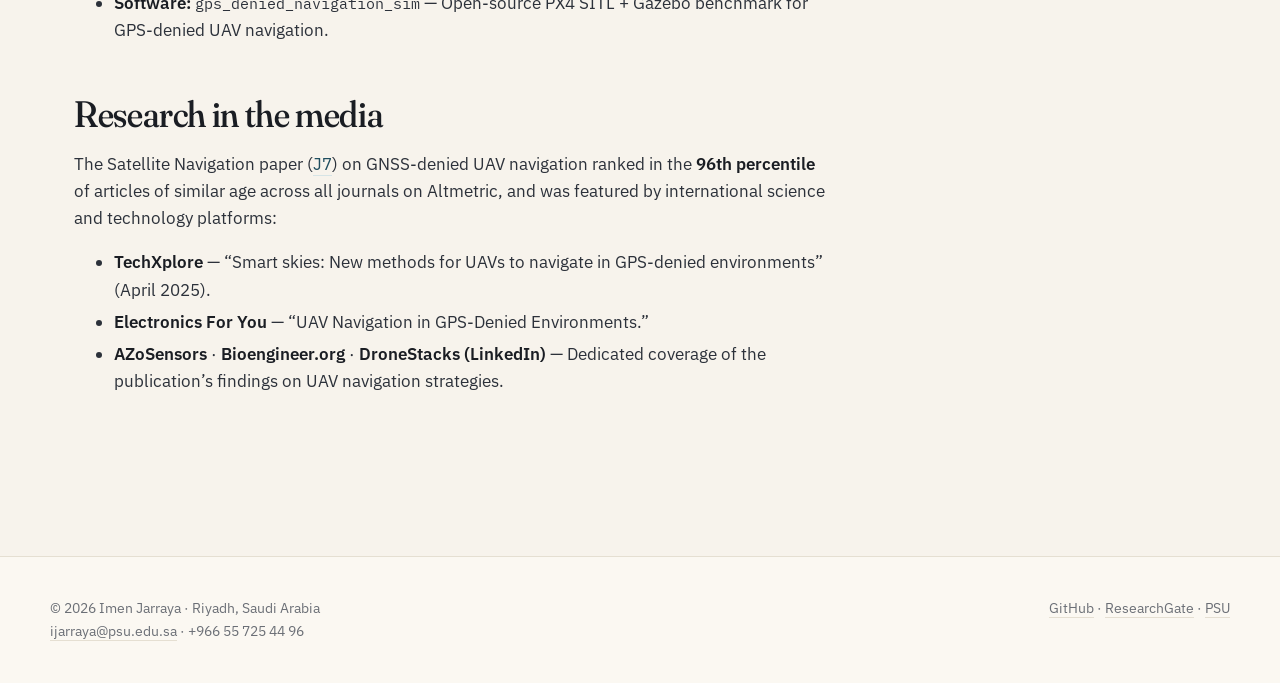
<file: publications.html>
<!doctype html>
<html lang="en">
<head>
<meta charset="utf-8" />
<meta name="viewport" content="width=device-width,initial-scale=1" />
<title>Publications — Imen Jarraya</title>
<meta name="description" content="Complete list of journal articles, conference papers, books, and software by Imen Jarraya." />
<link rel="canonical" href="https://imenjarraya.github.io/publications.html" />
<link rel="preconnect" href="https://fonts.googleapis.com" />
<link rel="preconnect" href="https://fonts.gstatic.com" crossorigin />
<link href="https://fonts.googleapis.com/css2?family=Fraunces:ital,opsz,wght,SOFT@0,9..144,300..600,30..100;1,9..144,300..600,30..100&family=IBM+Plex+Mono:wght@400;500&family=IBM+Plex+Sans:wght@300;400;500;600&display=swap" rel="stylesheet" />
<link rel="stylesheet" href="assets/css/style.css" />
<link rel="icon" type="image/svg+xml" href="data:image/svg+xml,%3Csvg xmlns='http://www.w3.org/2000/svg' viewBox='0 0 32 32'%3E%3Crect width='32' height='32' rx='6' fill='%231f4e5f'/%3E%3Ctext x='16' y='22' font-family='Georgia' font-size='18' font-weight='500' fill='%23f7f3ec' text-anchor='middle'%3EIJ%3C/text%3E%3C/svg%3E" />
</head>
<body>

<header class="site-header">
  <div class="site-header-inner">
    <a class="brand" href="index.html"><span class="dot"></span> Imen Jarraya</a>
    <nav class="site-nav">
      <a href="index.html">Home</a>
      <a href="research.html">Research</a>
      <a href="publications.html" class="active">Publications</a>
      <a href="teaching.html">Teaching</a>
      <a href="cv.html">CV</a>
    </nav>
  </div>
</header>

<main class="wrap">

  <div class="section-label">Publications</div>
  <h1>Selected &amp; complete record</h1>
  <p class="lead">
    15 journal articles · 11 conference papers · 1 book in preparation · open-source software.
    Across UAV navigation, embedded AI, robotics, battery and energy systems, IoT sensing, and Arabic NLP.
  </p>

  <div class="pub-filters">
    <button class="pub-filter active" data-filter="all">All</button>
    <button class="pub-filter" data-filter="journal">Journals (15)</button>
    <button class="pub-filter" data-filter="conference">Conferences (11)</button>
    <button class="pub-filter" data-filter="2026">2026</button>
    <button class="pub-filter" data-filter="2025">2025</button>
    <button class="pub-filter" data-filter="2024">2024</button>
    <button class="pub-filter" data-filter="older">≤ 2023</button>
    <div class="pub-search"><input id="pub-search-input" type="search" placeholder="Search title, author, venue…" /></div>
  </div>

  <h2>Journal articles</h2>
  <div id="journal-list">

    <div class="pub" data-cat="journal" data-year="2026">
      <div class="pub-year">2026<span class="pub-id">J1</span></div>
      <div>
        <p class="pub-title">WTIS: Wearable Thoracic Surface Impedance-Based Sensor for Continuous Cardiac Monitoring</p>
        <p class="pub-authors">Tayari K., <span class="self">Jarraya I.</span>, et al.</p>
        <p class="pub-venue">SSRN 6269315</p>
      </div>
    </div>

    <div class="pub" data-cat="journal" data-year="2026">
      <div class="pub-year">2026<span class="pub-id">J2</span></div>
      <div>
        <p class="pub-title">CLAK: CNN-LSTM-Attention and Kolmogorov-Arnold Networks for non-visual UAV localization in GNSS-denied environments</p>
        <p class="pub-authors"><span class="self">Jarraya I.</span>, Abdelkader M., Gabr K., et al.</p>
        <p class="pub-venue">Satellite Navigation</p>
        <div class="pub-badges"><span class="pub-badge q1">Q1 · IF 10.1</span></div>
      </div>
    </div>

    <div class="pub" data-cat="journal" data-year="2026">
      <div class="pub-year">2026<span class="pub-id">J3</span></div>
      <div>
        <p class="pub-title">A Two-Stage Residual EKF using XGBoost and KAN for terrain-aided UAV localization in GNSS-denied environments</p>
        <p class="pub-authors">Abdelkader M., <span class="self">Jarraya I.</span>, Gabr K., et al.</p>
        <p class="pub-venue">Engineering Applications of Artificial Intelligence · vol. 173, p. 114430</p>
        <div class="pub-badges"><span class="pub-badge q1">Q1 · IF 8.0</span></div>
      </div>
    </div>

    <div class="pub" data-cat="journal" data-year="2025">
      <div class="pub-year">2025<span class="pub-id">J4</span></div>
      <div>
        <p class="pub-title">A Comparative Study of TERCOM-EKF and ViSensorRF for UAV Localization in GNSS-denied Environments</p>
        <p class="pub-authors"><span class="self">Jarraya I.</span>, Gabr K., Abdelkader M., et al.</p>
        <p class="pub-venue">Results in Engineering · p. 108279</p>
        <div class="pub-badges"><span class="pub-badge q1">Q1 · IF 7.9</span></div>
      </div>
    </div>

    <div class="pub" data-cat="journal" data-year="2025">
      <div class="pub-year">2025<span class="pub-id">J5</span></div>
      <div>
        <p class="pub-title">OS-RFODG: Open-Source ROS 2 Framework for Outdoor UAV Dataset Generation</p>
        <p class="pub-authors"><span class="self">Jarraya I.</span>, Abdelkader M., Gabr K., et al.</p>
        <p class="pub-venue">Results in Engineering · p. 106613</p>
        <div class="pub-badges"><span class="pub-badge q1">Q1 · IF 7.9</span></div>
      </div>
    </div>

    <div class="pub" data-cat="journal" data-year="2025">
      <div class="pub-year">2025<span class="pub-id">J6</span></div>
      <div>
        <p class="pub-title">SOH-KLSTM: A Hybrid Kolmogorov–Arnold Network and LSTM for Enhanced Li-Ion Battery Health Monitoring</p>
        <p class="pub-authors"><span class="self">Jarraya I.</span>, Atitallah S.B., Alahmed F., et al.</p>
        <p class="pub-venue">Journal of Energy Storage · vol. 122, p. 116541</p>
        <div class="pub-badges"><span class="pub-badge q1">Q1 · IF 9.8</span></div>
      </div>
    </div>

    <div class="pub" data-cat="journal" data-year="2025">
      <div class="pub-year">2025<span class="pub-id">J7</span></div>
      <div>
        <p class="pub-title">GNSS-Denied UAV Navigation: Analyzing Computational Complexity, Sensor Fusion, and Localization Methodologies</p>
        <p class="pub-authors"><span class="self">Jarraya I.</span>, Al-Batati A., Kadri M.B., et al.</p>
        <p class="pub-venue">Satellite Navigation · vol. 6, no. 1, p. 9</p>
        <div class="pub-badges">
          <span class="pub-badge q1">Q1 · IF 10.1</span>
          <span class="pub-badge">Altmetric 96th pctl</span>
        </div>
      </div>
    </div>

    <div class="pub" data-cat="journal" data-year="2024">
      <div class="pub-year">2024<span class="pub-id">J8</span></div>
      <div>
        <p class="pub-title">Optimizing EV Efficiency with Hybrid Energy Storage: Comparative Analysis of Rule-Based and Neural Network Power Management</p>
        <p class="pub-authors">Abdelhedi F., <span class="self">Jarraya I.</span>, et al.</p>
        <p class="pub-venue">Energy · vol. 313, p. 133979</p>
        <div class="pub-badges"><span class="pub-badge q1">Q1 · IF 9.4</span></div>
      </div>
    </div>

    <div class="pub" data-cat="journal" data-year="2024">
      <div class="pub-year">2024<span class="pub-id">J9</span></div>
      <div>
        <p class="pub-title">Surface Impedance for Real-Time Cardiac Monitoring in Body Area Networks</p>
        <p class="pub-authors">Tayari K., <span class="self">Jarraya I.</span>, Cheikhrouhou O., et al.</p>
        <p class="pub-venue">IEEE Access · vol. 13, pp. 93222–93234</p>
        <div class="pub-badges"><span class="pub-badge q1">Q1 · IF 3.6</span></div>
      </div>
    </div>

    <div class="pub" data-cat="journal" data-year="2024">
      <div class="pub-year">2024<span class="pub-id">J10</span></div>
      <div>
        <p class="pub-title">Support Vector Regression-Based SOC Estimation for Batteries: Cloud vs Non-Cloud</p>
        <p class="pub-authors">Ben Youssef M., <span class="self">Jarraya I.</span>, Zdiri M.A., Ben Salem F.</p>
        <p class="pub-venue">Indonesian Journal of Electrical Engineering &amp; Computer Science · vol. 34, no. 2, pp. 697–710</p>
      </div>
    </div>

    <div class="pub" data-cat="journal" data-year="2024">
      <div class="pub-year">2024<span class="pub-id">J11</span></div>
      <div>
        <p class="pub-title">SMART-TRACK: A Novel Kalman Filter-Guided Sensor Fusion for Robust UAV Object Tracking in Dynamic Environments</p>
        <p class="pub-authors">Abdelkader M., Gabr K., <span class="self">Jarraya I.</span>, et al.</p>
        <p class="pub-venue">IEEE Sensors Journal · vol. 25, no. 2, pp. 3086–3097</p>
        <div class="pub-badges"><span class="pub-badge q1">Q1 · IF 4.5</span></div>
      </div>
    </div>

    <div class="pub" data-cat="journal" data-year="older">
      <div class="pub-year">2022<span class="pub-id">J12</span></div>
      <div>
        <p class="pub-title">Comparison Study Between Hybrid NM-PSO and OCV-RLS for Battery Parameters Estimation</p>
        <p class="pub-authors"><span class="self">Jarraya I.</span>, et al.</p>
        <p class="pub-venue">Journal of Energy Storage · vol. 50, p. 104424</p>
        <div class="pub-badges"><span class="pub-badge q1">Q1 · IF 9.8</span></div>
      </div>
    </div>

    <div class="pub" data-cat="journal" data-year="older">
      <div class="pub-year">2019<span class="pub-id">J13</span></div>
      <div>
        <p class="pub-title">An Online State of Charge Estimation for Li-Ion and Supercapacitor in Hybrid Electric Drive Vehicle</p>
        <p class="pub-authors"><span class="self">Jarraya I.</span>, et al.</p>
        <p class="pub-venue">Journal of Energy Storage · vol. 26, p. 100946</p>
        <div class="pub-badges"><span class="pub-badge q1">Q1 · IF 9.8</span></div>
      </div>
    </div>

    <div class="pub" data-cat="journal" data-year="older">
      <div class="pub-year">2016<span class="pub-id">J14</span></div>
      <div>
        <p class="pub-title">Development of Decision Support Tool for Wind Energy Systems Adapted to Tunisian Sites</p>
        <p class="pub-authors"><span class="self">Jarraya I.</span>, Ammous K.</p>
        <p class="pub-venue">International Journal of Advancements in Research &amp; Technology · vol. 5, issue 6</p>
      </div>
    </div>

  </div>

  <h2>Conference papers</h2>
  <div id="conf-list">

    <div class="pub" data-cat="conference" data-year="2025">
      <div class="pub-year">2025<span class="pub-id">C1</span></div>
      <div>
        <p class="pub-title">PALM: A Culturally Inclusive and Linguistically Diverse Dataset for Arabic LLMs</p>
        <p class="pub-authors">Alwajih F., et al. (incl. <span class="self">Jarraya I.</span>)</p>
        <p class="pub-venue">ACL 2025 · Long Papers</p>
        <div class="pub-badges"><span class="pub-badge best">Best Resource Paper</span></div>
      </div>
    </div>

    <div class="pub" data-cat="conference" data-year="older">
      <div class="pub-year">2023<span class="pub-id">C2</span></div>
      <div>
        <p class="pub-title">D2DTracker: Real-Time Trajectory Prediction for Agile Drone-to-Drone Tracking</p>
        <p class="pub-authors">Abdelkader M., Al Batati A., <span class="self">Jarraya I.</span>, Koubaa A.</p>
        <p class="pub-venue">2nd International Conference on Unmanned Vehicle Systems (UVS), Oman</p>
      </div>
    </div>

    <div class="pub" data-cat="conference" data-year="2024">
      <div class="pub-year">2024<span class="pub-id">C3</span></div>
      <div>
        <p class="pub-title">Non-Visual Terrain Navigation for UAVs: A Comparative Study in GPS-Denied Environment</p>
        <p class="pub-authors"><span class="self">Jarraya I.</span>, Abdelkader M., Gabr K., et al.</p>
        <p class="pub-venue">SMARTTECH 2024, Marrakesh, Morocco</p>
      </div>
    </div>

    <div class="pub" data-cat="conference" data-year="2024">
      <div class="pub-year">2024<span class="pub-id">C4</span></div>
      <div>
        <p class="pub-title">FLIGHTGEN: ROS 2-Powered Automated UAV Dataset Generator</p>
        <p class="pub-authors">Abdelkader M., Gabr K., Nacar O., <span class="self">Jarraya I.</span>, Koubaa A.</p>
        <p class="pub-venue">SMARTTECH 2024, Marrakesh, Morocco</p>
      </div>
    </div>

    <div class="pub" data-cat="conference" data-year="older">
      <div class="pub-year">2023<span class="pub-id">C5</span></div>
      <div>
        <p class="pub-title">An Improved Control Strategy of Stand-Alone PV, Wind, and Battery System</p>
        <p class="pub-authors">Hmad J., <span class="self">Jarraya I.</span>, et al.</p>
        <p class="pub-venue">20th SSD Conference, IEEE</p>
      </div>
    </div>

    <div class="pub" data-cat="conference" data-year="older">
      <div class="pub-year">2022<span class="pub-id">C6</span></div>
      <div>
        <p class="pub-title">Power Management Strategies of Hybrid Storage System Supplying Electric Vehicle</p>
        <p class="pub-authors">Hmad J., <span class="self">Jarraya I.</span>, et al.</p>
        <p class="pub-venue">30th Mediterranean Conference on Control &amp; Automation (MED), IEEE</p>
      </div>
    </div>

    <div class="pub" data-cat="conference" data-year="older">
      <div class="pub-year">2022<span class="pub-id">C7</span></div>
      <div>
        <p class="pub-title">Energy Management Strategy Based on Fuzzy Logic for EV with Hybrid Source</p>
        <p class="pub-authors"><span class="self">Jarraya I.</span>, et al.</p>
        <p class="pub-venue">19th SSD Conference, IEEE · pp. 347–354</p>
      </div>
    </div>

    <div class="pub" data-cat="conference" data-year="older">
      <div class="pub-year">2019<span class="pub-id">C8</span></div>
      <div>
        <p class="pub-title">An Online Grid Impedance Estimation Using Recursive Least Square for Islanding Detection</p>
        <p class="pub-authors"><span class="self">Jarraya I.</span>, et al.</p>
        <p class="pub-venue">16th SSD Conference, IEEE · pp. 193–200</p>
      </div>
    </div>

    <div class="pub" data-cat="conference" data-year="older">
      <div class="pub-year">2018<span class="pub-id">C9</span></div>
      <div>
        <p class="pub-title">Modeling and Parameters Estimation for Li-Ion Cells in Electric Drive Vehicle</p>
        <p class="pub-authors"><span class="self">Jarraya I.</span>, et al.</p>
        <p class="pub-venue">15th SSD Conference, IEEE · pp. 1128–1132</p>
      </div>
    </div>

    <div class="pub" data-cat="conference" data-year="older">
      <div class="pub-year">2016<span class="pub-id">C10</span></div>
      <div>
        <p class="pub-title">Modeling and Simulation of an On-Grid Variable Speed Aerogenerator</p>
        <p class="pub-authors"><span class="self">Jarraya I.</span>, et al.</p>
        <p class="pub-venue">7th International Renewable Energy Congress (IREC), IEEE</p>
      </div>
    </div>

    <div class="pub" data-cat="conference" data-year="older">
      <div class="pub-year">2010<span class="pub-id">C11</span></div>
      <div>
        <p class="pub-title">Choix des systèmes éoliens appropriés pour les sites tunisiens</p>
        <p class="pub-authors"><span class="self">Jarraya I.</span>, et al.</p>
        <p class="pub-venue">IREC · pp. 5–7</p>
      </div>
    </div>

  </div>

  <h2>Books &amp; software</h2>
  <div class="prose">
    <ul>
      <li><strong>Book proposal (in preparation):</strong> <em>Embodied Agents — The New Convergence of AI and Robotics.</em></li>
      <li><strong>Software:</strong> <span class="mono">gps_denied_navigation_sim</span> — Open-source PX4 SITL + Gazebo benchmark for GPS-denied UAV navigation.</li>
    </ul>
  </div>

  <h2>Research in the media</h2>
  <div class="prose">
    <p>
      The Satellite Navigation paper (<a href="#" onclick="return false;">J7</a>) on GNSS-denied UAV
      navigation ranked in the <strong>96th percentile</strong> of articles of similar age across all
      journals on Altmetric, and was featured by international science and technology platforms:
    </p>
    <ul>
      <li><strong>TechXplore</strong> — &ldquo;Smart skies: New methods for UAVs to navigate in GPS-denied environments&rdquo; (April 2025).</li>
      <li><strong>Electronics For You</strong> — &ldquo;UAV Navigation in GPS-Denied Environments.&rdquo;</li>
      <li><strong>AZoSensors</strong> · <strong>Bioengineer.org</strong> · <strong>DroneStacks (LinkedIn)</strong> — Dedicated coverage of the publication&rsquo;s findings on UAV navigation strategies.</li>
    </ul>
  </div>

</main>

<footer class="site-footer">
  <div class="site-footer-inner">
    <div>
      © 2026 Imen Jarraya · Riyadh, Saudi Arabia<br/>
      <a href="mailto:ijarraya@psu.edu.sa">ijarraya@psu.edu.sa</a> · +966 55 725 44 96
    </div>
    <div>
      <a href="https://github.com/imenjarraya" target="_blank" rel="noopener">GitHub</a> ·
      <a href="https://www.researchgate.net/profile/Imen-Jarraya-2" target="_blank" rel="noopener">ResearchGate</a> ·
      <a href="https://www.psu.edu.sa/" target="_blank" rel="noopener">PSU</a>
    </div>
  </div>
</footer>

<script src="assets/js/main.js"></script>
</body>
</html>
</file>
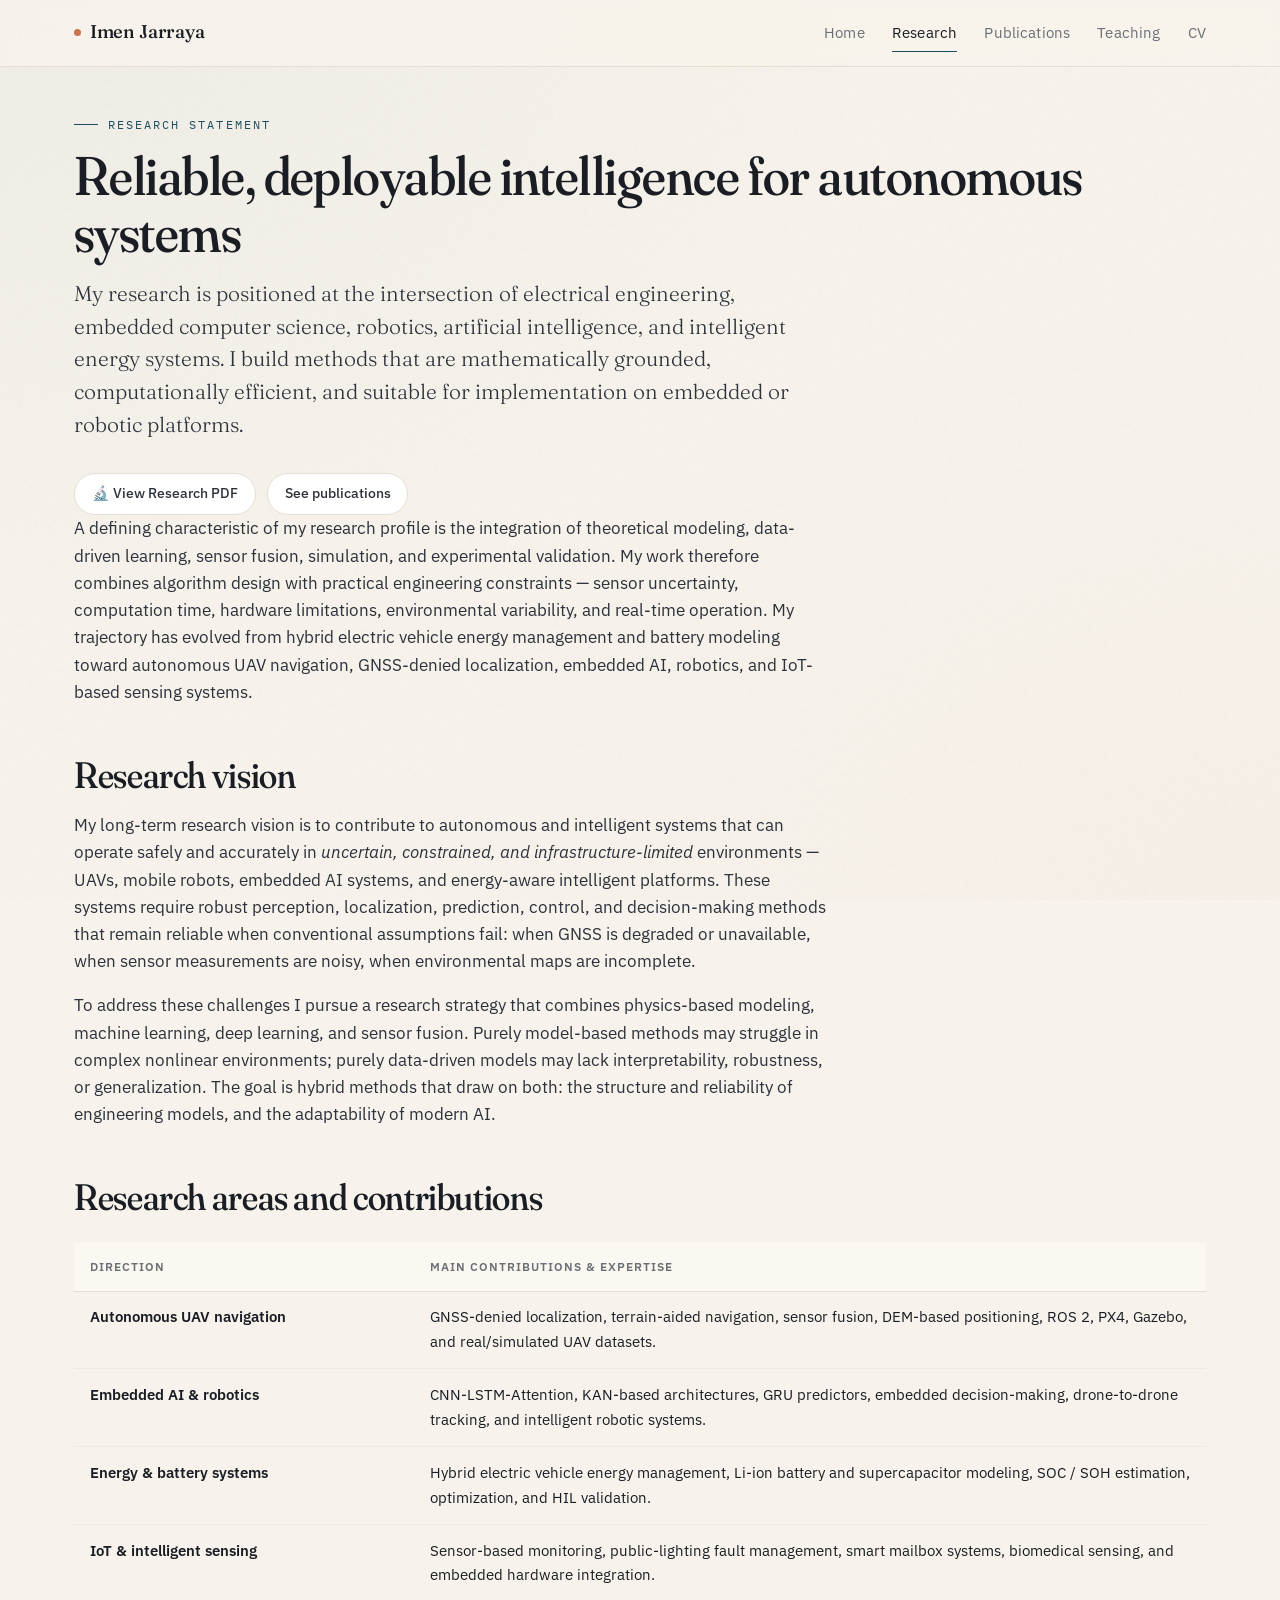
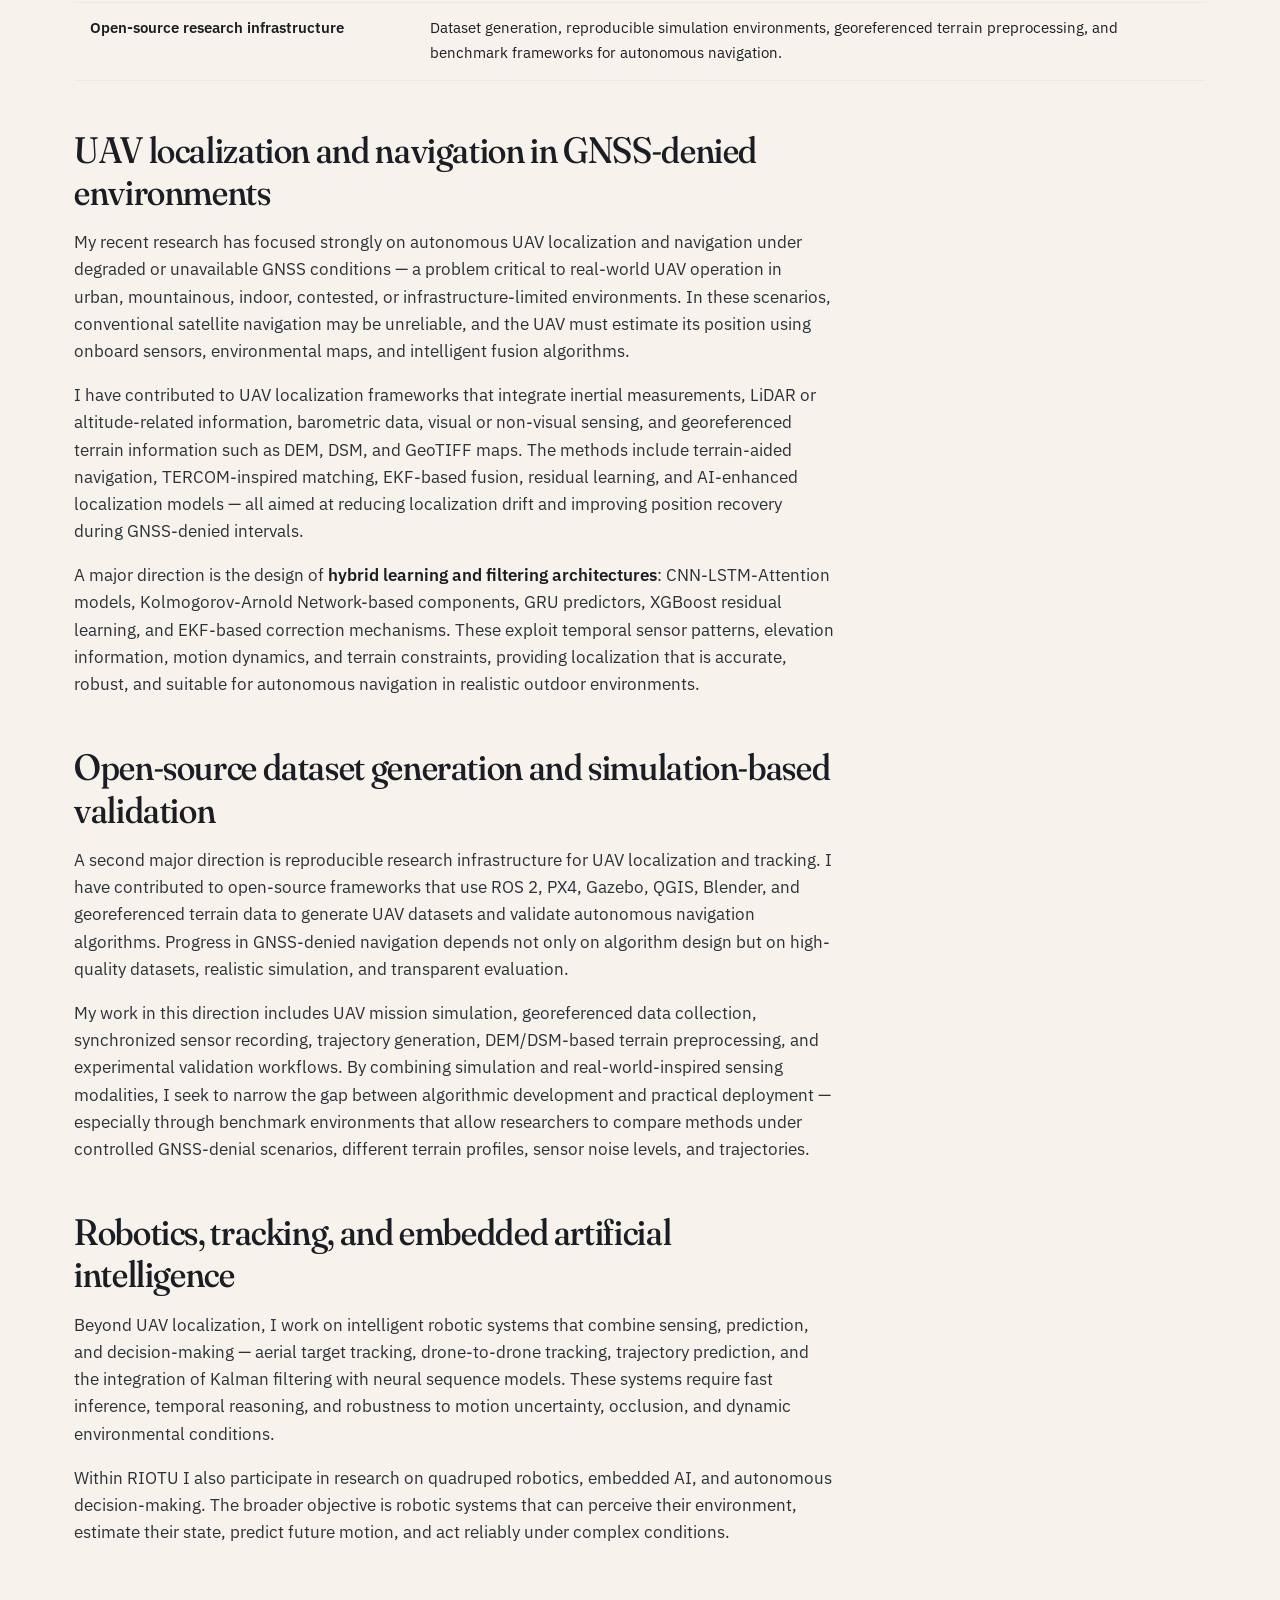
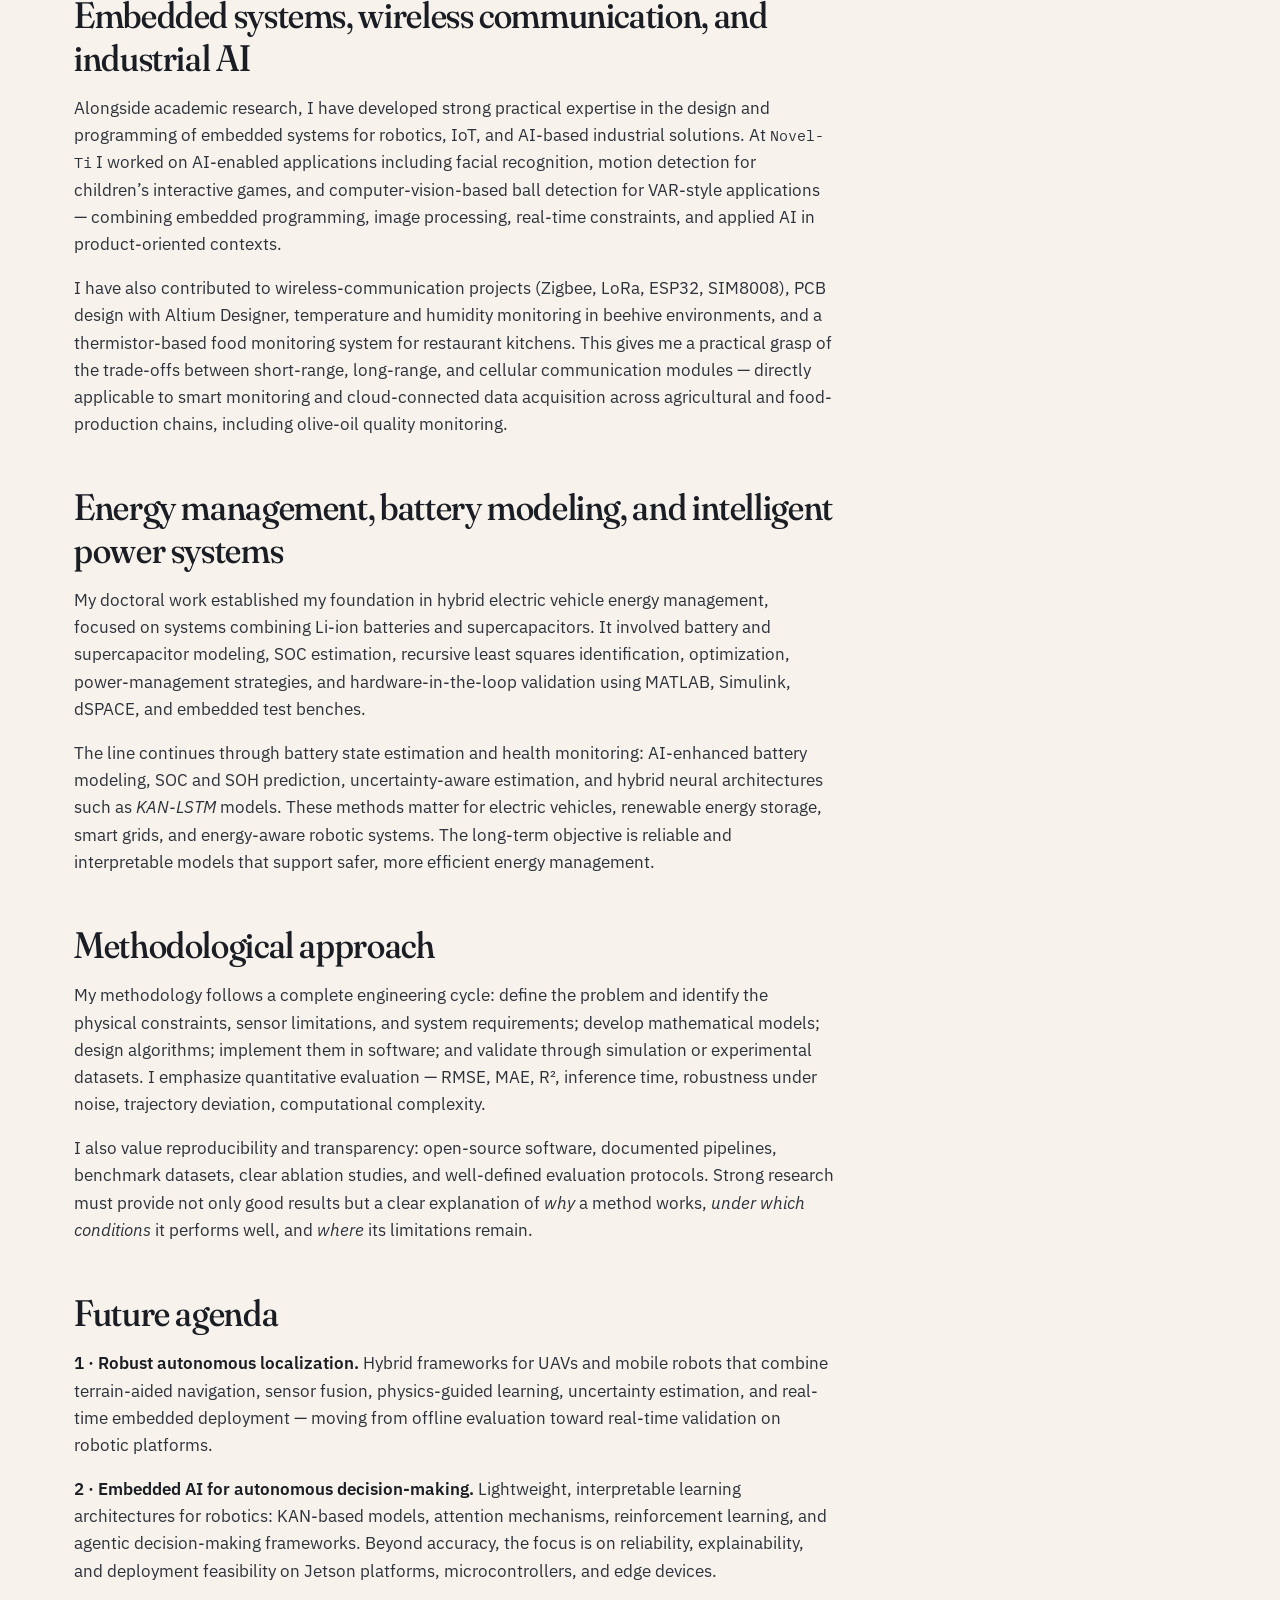
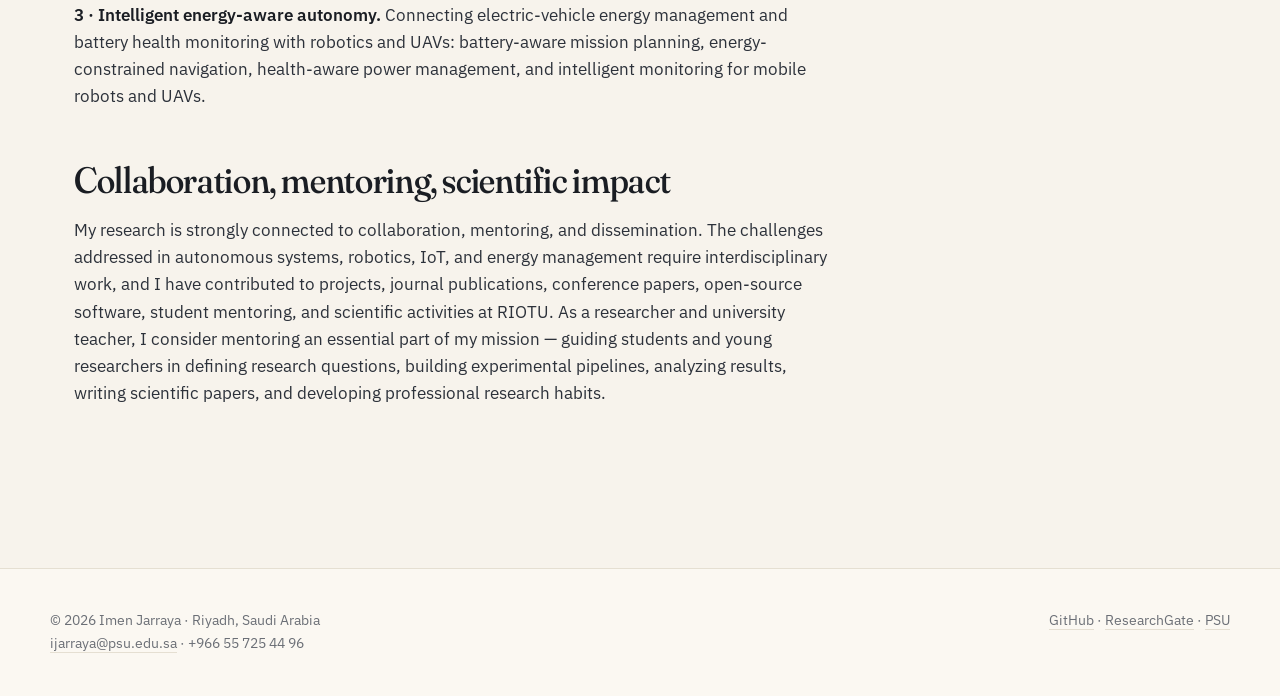
<file: research.html>
<!doctype html>
<html lang="en">
<head>
<meta charset="utf-8" />
<meta name="viewport" content="width=device-width,initial-scale=1" />
<title>Research — Imen Jarraya</title>
<meta name="description" content="Research statement of Imen Jarraya: UAV navigation in GNSS-denied environments, embedded AI, robotics, battery health monitoring, and intelligent energy systems." />
<link rel="canonical" href="https://imenjarraya.github.io/research.html" />
<link rel="preconnect" href="https://fonts.googleapis.com" />
<link rel="preconnect" href="https://fonts.gstatic.com" crossorigin />
<link href="https://fonts.googleapis.com/css2?family=Fraunces:ital,opsz,wght,SOFT@0,9..144,300..600,30..100;1,9..144,300..600,30..100&family=IBM+Plex+Mono:wght@400;500&family=IBM+Plex+Sans:wght@300;400;500;600&display=swap" rel="stylesheet" />
<link rel="stylesheet" href="assets/css/style.css" />
<link rel="icon" type="image/svg+xml" href="data:image/svg+xml,%3Csvg xmlns='http://www.w3.org/2000/svg' viewBox='0 0 32 32'%3E%3Crect width='32' height='32' rx='6' fill='%231f4e5f'/%3E%3Ctext x='16' y='22' font-family='Georgia' font-size='18' font-weight='500' fill='%23f7f3ec' text-anchor='middle'%3EIJ%3C/text%3E%3C/svg%3E" />
</head>
<body>

<header class="site-header">
  <div class="site-header-inner">
    <a class="brand" href="index.html"><span class="dot"></span> Imen Jarraya</a>
    <nav class="site-nav">
      <a href="index.html">Home</a>
      <a href="research.html" class="active">Research</a>
      <a href="publications.html">Publications</a>
      <a href="teaching.html">Teaching</a>
      <a href="cv.html">CV</a>
    </nav>
  </div>
</header>

<main class="wrap">

  <div class="section-label">Research statement</div>
  <h1>Reliable, deployable intelligence for autonomous systems</h1>
  <p class="lead">
    My research is positioned at the intersection of electrical engineering, embedded computer science,
    robotics, artificial intelligence, and intelligent energy systems. I build methods that are
    mathematically grounded, computationally efficient, and suitable for implementation on embedded
    or robotic platforms.
  </p>

  <div class="cta-row">
    <a class="btn" href="view-pdf.html?file=research">🔬 View Research PDF</a>
    <a class="btn" href="publications.html">See publications</a>
  </div>

  <section class="prose">
    <p>
      A defining characteristic of my research profile is the integration of theoretical modeling,
      data-driven learning, sensor fusion, simulation, and experimental validation. My work therefore
      combines algorithm design with practical engineering constraints — sensor uncertainty, computation
      time, hardware limitations, environmental variability, and real-time operation. My trajectory
      has evolved from hybrid electric vehicle energy management and battery modeling toward
      autonomous UAV navigation, GNSS-denied localization, embedded AI, robotics, and IoT-based
      sensing systems.
    </p>

    <h2>Research vision</h2>
    <p>
      My long-term research vision is to contribute to autonomous and intelligent systems that can
      operate safely and accurately in <em>uncertain, constrained, and infrastructure-limited</em>
      environments — UAVs, mobile robots, embedded AI systems, and energy-aware intelligent platforms.
      These systems require robust perception, localization, prediction, control, and decision-making
      methods that remain reliable when conventional assumptions fail: when GNSS is degraded or
      unavailable, when sensor measurements are noisy, when environmental maps are incomplete.
    </p>
    <p>
      To address these challenges I pursue a research strategy that combines physics-based modeling,
      machine learning, deep learning, and sensor fusion. Purely model-based methods may struggle in
      complex nonlinear environments; purely data-driven models may lack interpretability, robustness,
      or generalization. The goal is hybrid methods that draw on both: the structure and reliability
      of engineering models, and the adaptability of modern AI.
    </p>
  </section>

  <h2>Research areas and contributions</h2>
  <table>
    <thead>
      <tr><th style="width: 30%;">Direction</th><th>Main contributions &amp; expertise</th></tr>
    </thead>
    <tbody>
      <tr>
        <td><strong>Autonomous UAV navigation</strong></td>
        <td>GNSS-denied localization, terrain-aided navigation, sensor fusion, DEM-based positioning, ROS&nbsp;2, PX4, Gazebo, and real/simulated UAV datasets.</td>
      </tr>
      <tr>
        <td><strong>Embedded AI &amp; robotics</strong></td>
        <td>CNN-LSTM-Attention, KAN-based architectures, GRU predictors, embedded decision-making, drone-to-drone tracking, and intelligent robotic systems.</td>
      </tr>
      <tr>
        <td><strong>Energy &amp; battery systems</strong></td>
        <td>Hybrid electric vehicle energy management, Li-ion battery and supercapacitor modeling, SOC / SOH estimation, optimization, and HIL validation.</td>
      </tr>
      <tr>
        <td><strong>IoT &amp; intelligent sensing</strong></td>
        <td>Sensor-based monitoring, public-lighting fault management, smart mailbox systems, biomedical sensing, and embedded hardware integration.</td>
      </tr>
      <tr>
        <td><strong>Open-source research infrastructure</strong></td>
        <td>Dataset generation, reproducible simulation environments, georeferenced terrain preprocessing, and benchmark frameworks for autonomous navigation.</td>
      </tr>
    </tbody>
  </table>

  <section class="prose">
    <h2>UAV localization and navigation in GNSS-denied environments</h2>
    <p>
      My recent research has focused strongly on autonomous UAV localization and navigation under
      degraded or unavailable GNSS conditions — a problem critical to real-world UAV operation in
      urban, mountainous, indoor, contested, or infrastructure-limited environments. In these scenarios,
      conventional satellite navigation may be unreliable, and the UAV must estimate its position using
      onboard sensors, environmental maps, and intelligent fusion algorithms.
    </p>
    <p>
      I have contributed to UAV localization frameworks that integrate inertial measurements, LiDAR or
      altitude-related information, barometric data, visual or non-visual sensing, and georeferenced
      terrain information such as DEM, DSM, and GeoTIFF maps. The methods include terrain-aided
      navigation, TERCOM-inspired matching, EKF-based fusion, residual learning, and AI-enhanced
      localization models — all aimed at reducing localization drift and improving position recovery
      during GNSS-denied intervals.
    </p>
    <p>
      A major direction is the design of <strong>hybrid learning and filtering architectures</strong>:
      CNN-LSTM-Attention models, Kolmogorov-Arnold Network-based components, GRU predictors, XGBoost
      residual learning, and EKF-based correction mechanisms. These exploit temporal sensor patterns,
      elevation information, motion dynamics, and terrain constraints, providing localization that is
      accurate, robust, and suitable for autonomous navigation in realistic outdoor environments.
    </p>

    <h2>Open-source dataset generation and simulation-based validation</h2>
    <p>
      A second major direction is reproducible research infrastructure for UAV localization and tracking.
      I have contributed to open-source frameworks that use ROS&nbsp;2, PX4, Gazebo, QGIS, Blender, and
      georeferenced terrain data to generate UAV datasets and validate autonomous navigation algorithms.
      Progress in GNSS-denied navigation depends not only on algorithm design but on high-quality
      datasets, realistic simulation, and transparent evaluation.
    </p>
    <p>
      My work in this direction includes UAV mission simulation, georeferenced data collection,
      synchronized sensor recording, trajectory generation, DEM/DSM-based terrain preprocessing, and
      experimental validation workflows. By combining simulation and real-world-inspired sensing
      modalities, I seek to narrow the gap between algorithmic development and practical deployment —
      especially through benchmark environments that allow researchers to compare methods under
      controlled GNSS-denial scenarios, different terrain profiles, sensor noise levels, and trajectories.
    </p>

    <h2>Robotics, tracking, and embedded artificial intelligence</h2>
    <p>
      Beyond UAV localization, I work on intelligent robotic systems that combine sensing, prediction,
      and decision-making — aerial target tracking, drone-to-drone tracking, trajectory prediction, and
      the integration of Kalman filtering with neural sequence models. These systems require fast
      inference, temporal reasoning, and robustness to motion uncertainty, occlusion, and dynamic
      environmental conditions.
    </p>
    <p>
      Within RIOTU I also participate in research on quadruped robotics, embedded AI, and autonomous
      decision-making. The broader objective is robotic systems that can perceive their environment,
      estimate their state, predict future motion, and act reliably under complex conditions.
    </p>

    <h2>Embedded systems, wireless communication, and industrial AI</h2>
    <p>
      Alongside academic research, I have developed strong practical expertise in the design and
      programming of embedded systems for robotics, IoT, and AI-based industrial solutions. At
      <span class="mono">Novel-Ti</span> I worked on AI-enabled applications including facial recognition,
      motion detection for children&rsquo;s interactive games, and computer-vision-based ball detection
      for VAR-style applications — combining embedded programming, image processing, real-time
      constraints, and applied AI in product-oriented contexts.
    </p>
    <p>
      I have also contributed to wireless-communication projects (Zigbee, LoRa, ESP32, SIM8008), PCB
      design with Altium Designer, temperature and humidity monitoring in beehive environments, and
      a thermistor-based food monitoring system for restaurant kitchens. This gives me a practical
      grasp of the trade-offs between short-range, long-range, and cellular communication modules —
      directly applicable to smart monitoring and cloud-connected data acquisition across agricultural
      and food-production chains, including olive-oil quality monitoring.
    </p>

    <h2>Energy management, battery modeling, and intelligent power systems</h2>
    <p>
      My doctoral work established my foundation in hybrid electric vehicle energy management, focused
      on systems combining Li-ion batteries and supercapacitors. It involved battery and supercapacitor
      modeling, SOC estimation, recursive least squares identification, optimization, power-management
      strategies, and hardware-in-the-loop validation using MATLAB, Simulink, dSPACE, and embedded test
      benches.
    </p>
    <p>
      The line continues through battery state estimation and health monitoring: AI-enhanced battery
      modeling, SOC and SOH prediction, uncertainty-aware estimation, and hybrid neural architectures
      such as <em>KAN-LSTM</em> models. These methods matter for electric vehicles, renewable energy
      storage, smart grids, and energy-aware robotic systems. The long-term objective is reliable and
      interpretable models that support safer, more efficient energy management.
    </p>

    <h2>Methodological approach</h2>
    <p>
      My methodology follows a complete engineering cycle: define the problem and identify the
      physical constraints, sensor limitations, and system requirements; develop mathematical models;
      design algorithms; implement them in software; and validate through simulation or experimental
      datasets. I emphasize quantitative evaluation — RMSE, MAE, R², inference time, robustness under
      noise, trajectory deviation, computational complexity.
    </p>
    <p>
      I also value reproducibility and transparency: open-source software, documented pipelines,
      benchmark datasets, clear ablation studies, and well-defined evaluation protocols. Strong
      research must provide not only good results but a clear explanation of <em>why</em> a method works,
      <em>under which conditions</em> it performs well, and <em>where</em> its limitations remain.
    </p>

    <h2>Future agenda</h2>
    <p><strong>1 · Robust autonomous localization.</strong> Hybrid frameworks for UAVs and mobile robots
    that combine terrain-aided navigation, sensor fusion, physics-guided learning, uncertainty estimation,
    and real-time embedded deployment — moving from offline evaluation toward real-time validation on
    robotic platforms.</p>

    <p><strong>2 · Embedded AI for autonomous decision-making.</strong> Lightweight, interpretable learning
    architectures for robotics: KAN-based models, attention mechanisms, reinforcement learning, and
    agentic decision-making frameworks. Beyond accuracy, the focus is on reliability, explainability, and
    deployment feasibility on Jetson platforms, microcontrollers, and edge devices.</p>

    <p><strong>3 · Intelligent energy-aware autonomy.</strong> Connecting electric-vehicle energy
    management and battery health monitoring with robotics and UAVs: battery-aware mission planning,
    energy-constrained navigation, health-aware power management, and intelligent monitoring for
    mobile robots and UAVs.</p>

    <h2>Collaboration, mentoring, scientific impact</h2>
    <p>
      My research is strongly connected to collaboration, mentoring, and dissemination. The challenges
      addressed in autonomous systems, robotics, IoT, and energy management require interdisciplinary
      work, and I have contributed to projects, journal publications, conference papers, open-source
      software, student mentoring, and scientific activities at RIOTU. As a researcher and university
      teacher, I consider mentoring an essential part of my mission — guiding students and young
      researchers in defining research questions, building experimental pipelines, analyzing results,
      writing scientific papers, and developing professional research habits.
    </p>
  </section>

</main>

<footer class="site-footer">
  <div class="site-footer-inner">
    <div>
      © 2026 Imen Jarraya · Riyadh, Saudi Arabia<br/>
      <a href="mailto:ijarraya@psu.edu.sa">ijarraya@psu.edu.sa</a> · +966 55 725 44 96
    </div>
    <div>
      <a href="https://github.com/imenjarraya" target="_blank" rel="noopener">GitHub</a> ·
      <a href="https://www.researchgate.net/profile/Imen-Jarraya-2" target="_blank" rel="noopener">ResearchGate</a> ·
      <a href="https://www.psu.edu.sa/" target="_blank" rel="noopener">PSU</a>
    </div>
  </div>
</footer>

<script src="assets/js/main.js"></script>
</body>
</html>
</file>
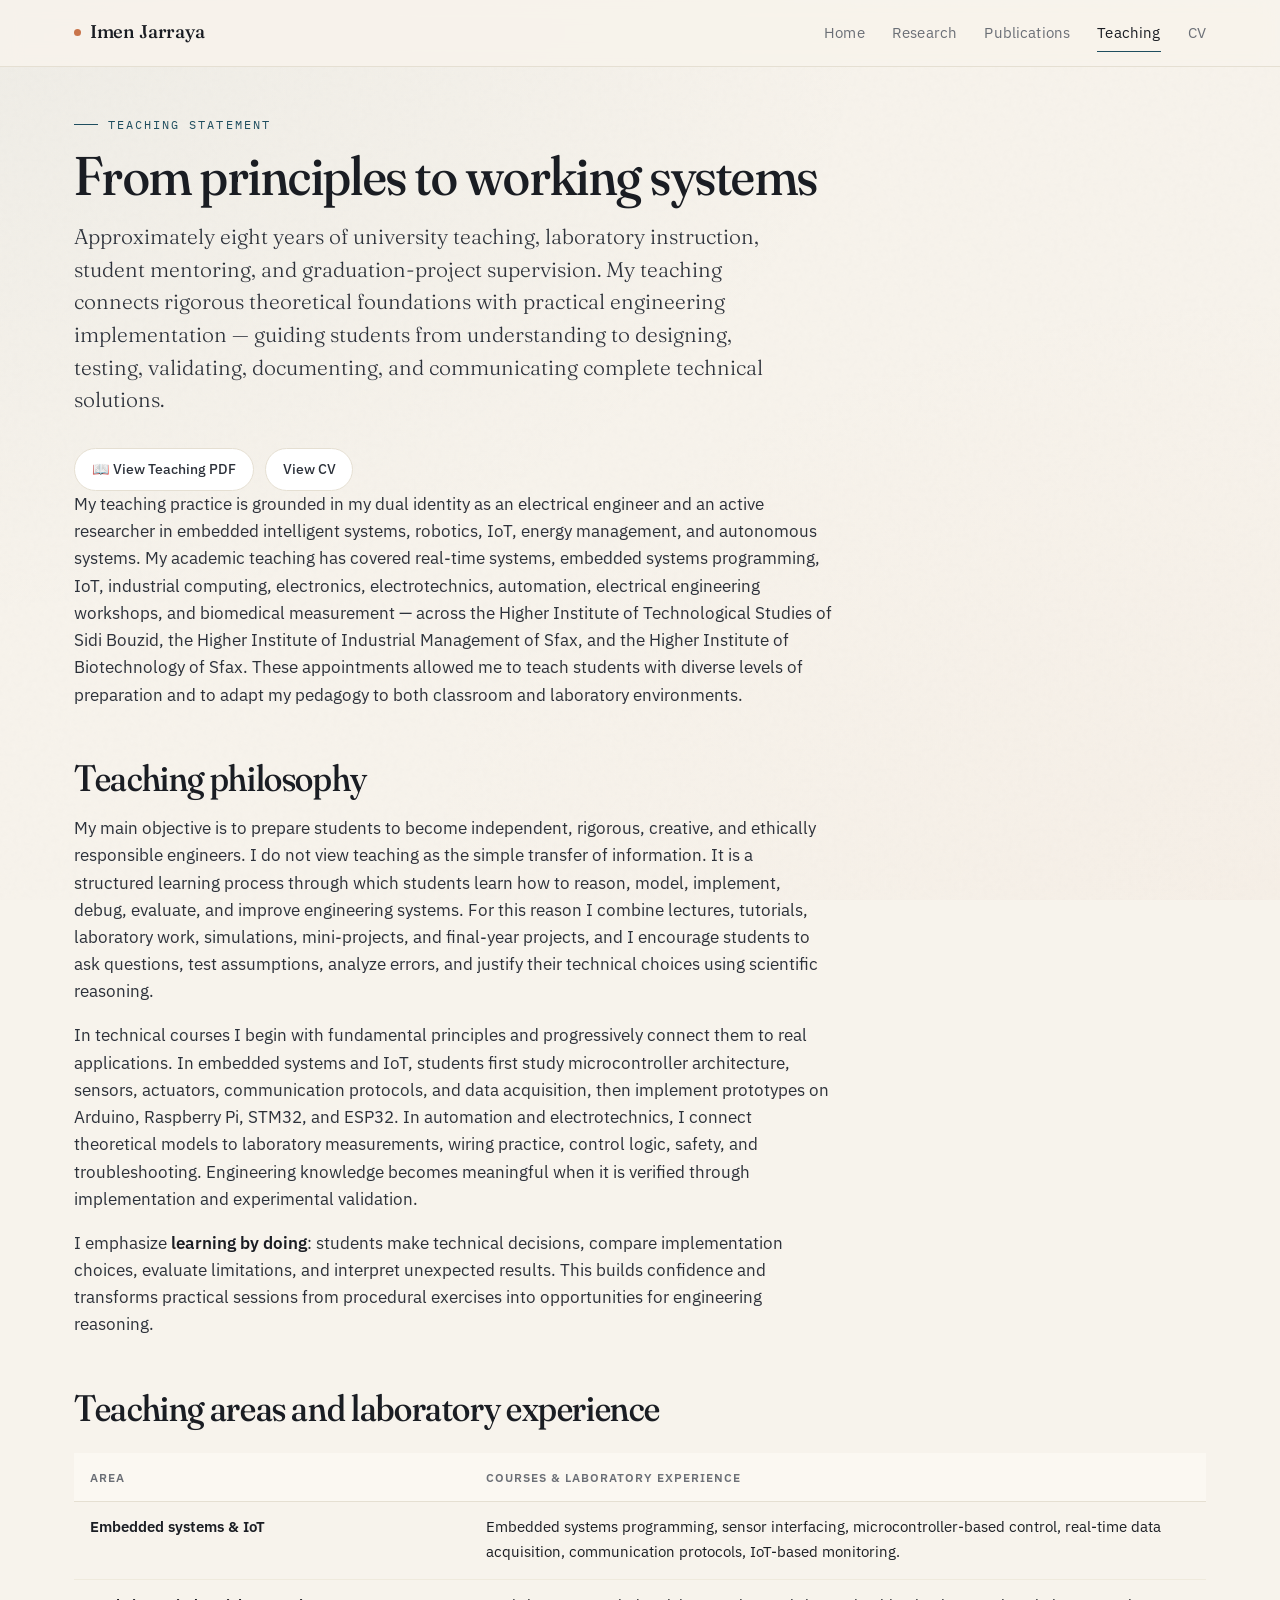
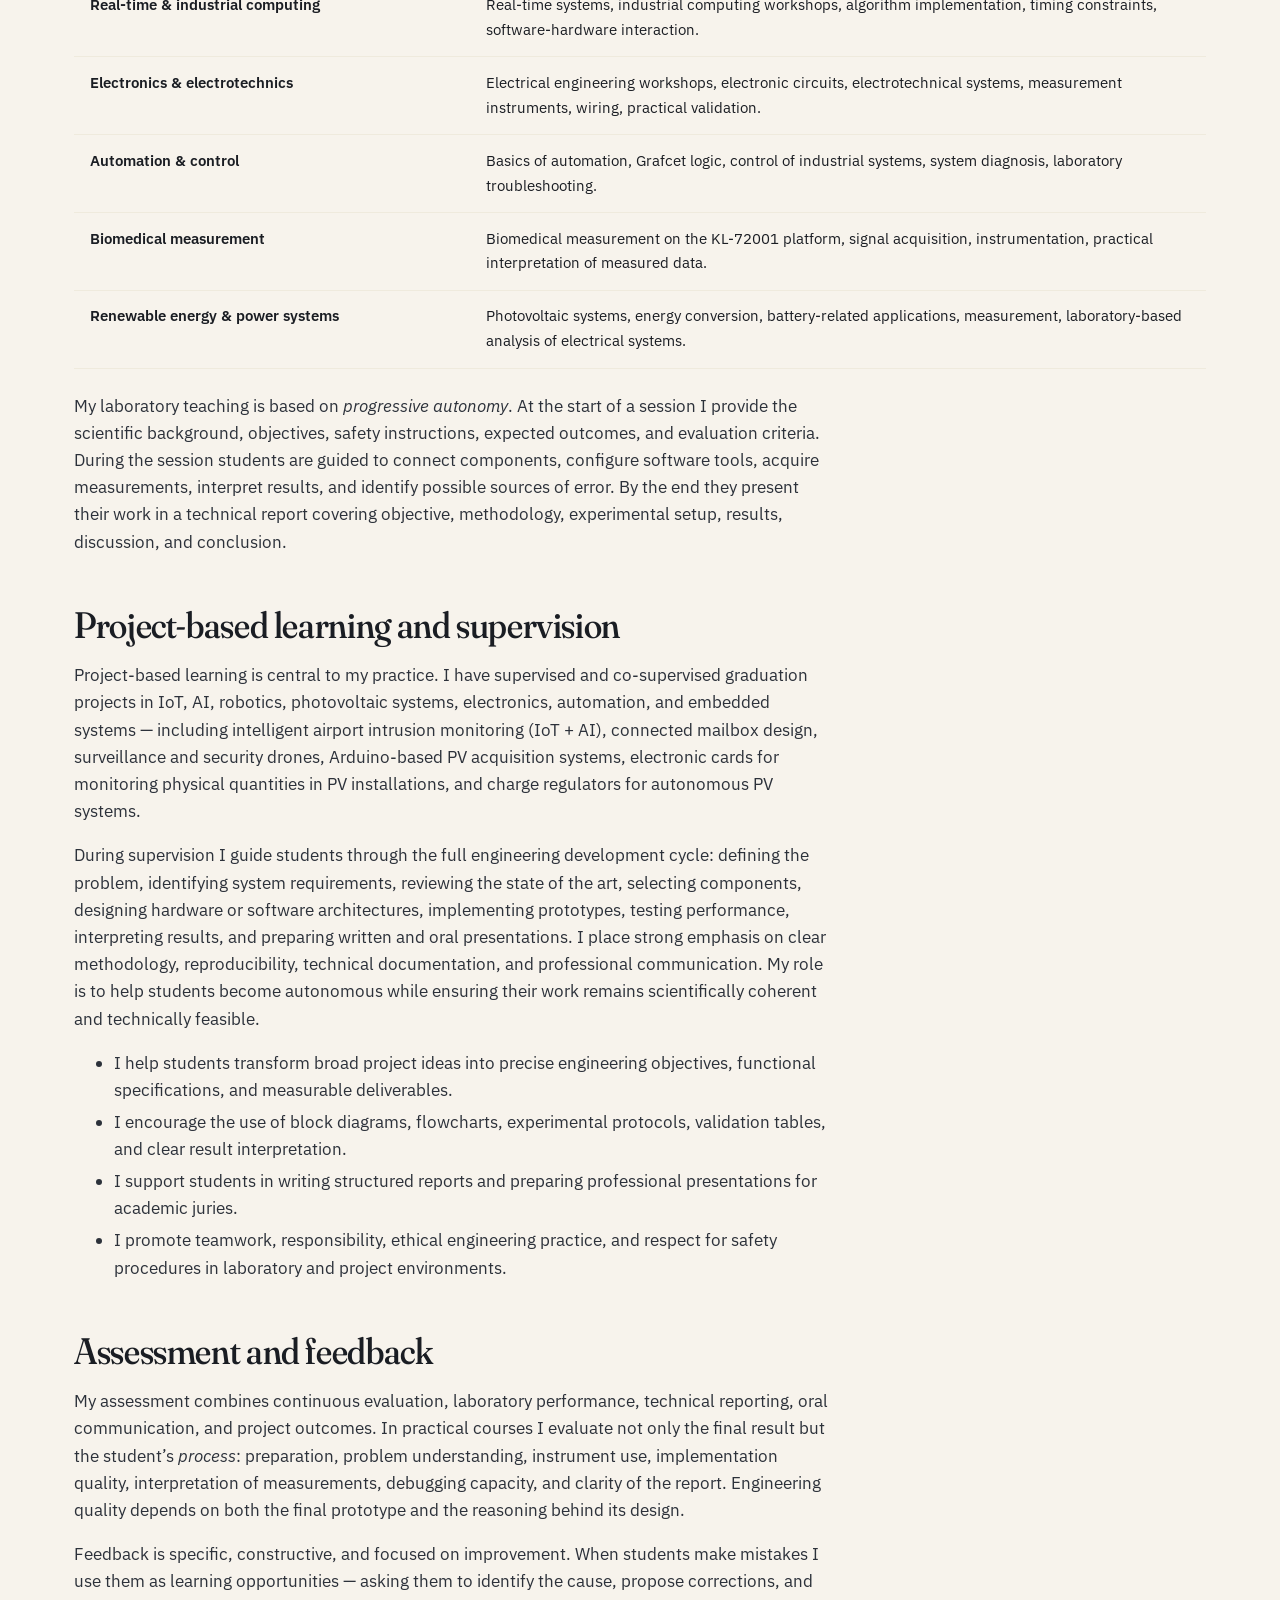
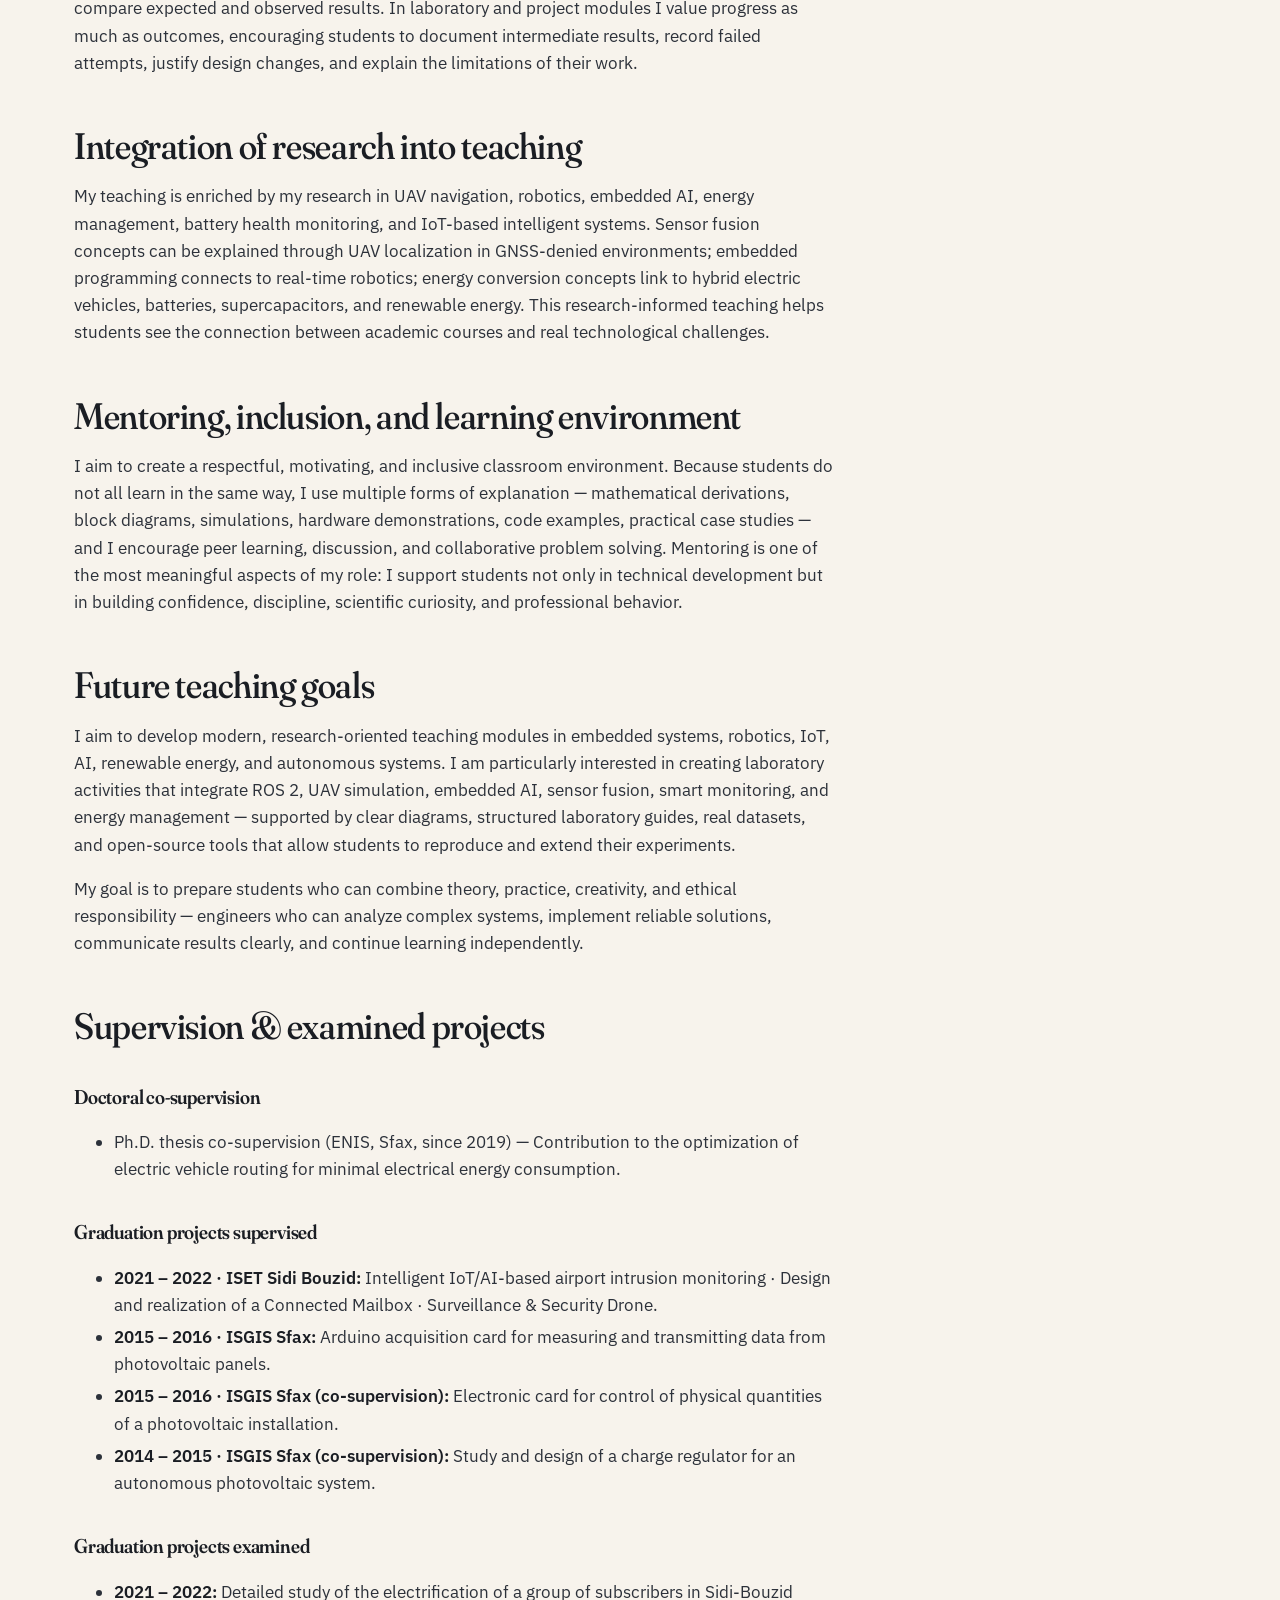
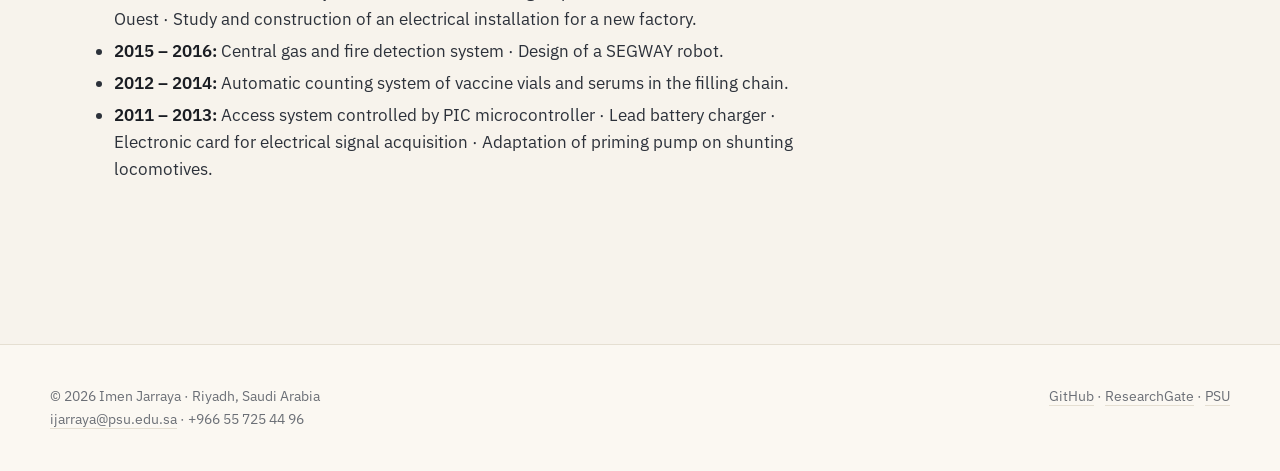
<file: teaching.html>
<!doctype html>
<html lang="en">
<head>
<meta charset="utf-8" />
<meta name="viewport" content="width=device-width,initial-scale=1" />
<title>Teaching — Imen Jarraya</title>
<meta name="description" content="Teaching philosophy of Imen Jarraya: embedded systems, real-time systems, IoT, automation, electronics, and project-based supervision." />
<link rel="canonical" href="https://imenjarraya.github.io/teaching.html" />
<link rel="preconnect" href="https://fonts.googleapis.com" />
<link rel="preconnect" href="https://fonts.gstatic.com" crossorigin />
<link href="https://fonts.googleapis.com/css2?family=Fraunces:ital,opsz,wght,SOFT@0,9..144,300..600,30..100;1,9..144,300..600,30..100&family=IBM+Plex+Mono:wght@400;500&family=IBM+Plex+Sans:wght@300;400;500;600&display=swap" rel="stylesheet" />
<link rel="stylesheet" href="assets/css/style.css" />
<link rel="icon" type="image/svg+xml" href="data:image/svg+xml,%3Csvg xmlns='http://www.w3.org/2000/svg' viewBox='0 0 32 32'%3E%3Crect width='32' height='32' rx='6' fill='%231f4e5f'/%3E%3Ctext x='16' y='22' font-family='Georgia' font-size='18' font-weight='500' fill='%23f7f3ec' text-anchor='middle'%3EIJ%3C/text%3E%3C/svg%3E" />
</head>
<body>

<header class="site-header">
  <div class="site-header-inner">
    <a class="brand" href="index.html"><span class="dot"></span> Imen Jarraya</a>
    <nav class="site-nav">
      <a href="index.html">Home</a>
      <a href="research.html">Research</a>
      <a href="publications.html">Publications</a>
      <a href="teaching.html" class="active">Teaching</a>
      <a href="cv.html">CV</a>
    </nav>
  </div>
</header>

<main class="wrap">

  <div class="section-label">Teaching statement</div>
  <h1>From principles to working systems</h1>
  <p class="lead">
    Approximately eight years of university teaching, laboratory instruction, student mentoring,
    and graduation-project supervision. My teaching connects rigorous theoretical foundations with
    practical engineering implementation — guiding students from understanding to designing, testing,
    validating, documenting, and communicating complete technical solutions.
  </p>

  <div class="cta-row">
    <a class="btn" href="view-pdf.html?file=teaching">📖 View Teaching PDF</a>
    <a class="btn" href="cv.html">View CV</a>
  </div>

  <section class="prose">
    <p>
      My teaching practice is grounded in my dual identity as an electrical engineer and an active
      researcher in embedded intelligent systems, robotics, IoT, energy management, and autonomous
      systems. My academic teaching has covered real-time systems, embedded systems programming, IoT,
      industrial computing, electronics, electrotechnics, automation, electrical engineering workshops,
      and biomedical measurement — across the Higher Institute of Technological Studies of Sidi Bouzid,
      the Higher Institute of Industrial Management of Sfax, and the Higher Institute of Biotechnology
      of Sfax. These appointments allowed me to teach students with diverse levels of preparation and
      to adapt my pedagogy to both classroom and laboratory environments.
    </p>

    <h2>Teaching philosophy</h2>
    <p>
      My main objective is to prepare students to become independent, rigorous, creative, and
      ethically responsible engineers. I do not view teaching as the simple transfer of information.
      It is a structured learning process through which students learn how to reason, model, implement,
      debug, evaluate, and improve engineering systems. For this reason I combine lectures, tutorials,
      laboratory work, simulations, mini-projects, and final-year projects, and I encourage students
      to ask questions, test assumptions, analyze errors, and justify their technical choices using
      scientific reasoning.
    </p>
    <p>
      In technical courses I begin with fundamental principles and progressively connect them to real
      applications. In embedded systems and IoT, students first study microcontroller architecture,
      sensors, actuators, communication protocols, and data acquisition, then implement prototypes
      on Arduino, Raspberry Pi, STM32, and ESP32. In automation and electrotechnics, I connect
      theoretical models to laboratory measurements, wiring practice, control logic, safety, and
      troubleshooting. Engineering knowledge becomes meaningful when it is verified through
      implementation and experimental validation.
    </p>
    <p>
      I emphasize <strong>learning by doing</strong>: students make technical decisions, compare
      implementation choices, evaluate limitations, and interpret unexpected results. This builds
      confidence and transforms practical sessions from procedural exercises into opportunities for
      engineering reasoning.
    </p>
  </section>

  <h2>Teaching areas and laboratory experience</h2>
  <table>
    <thead>
      <tr><th style="width: 35%;">Area</th><th>Courses &amp; laboratory experience</th></tr>
    </thead>
    <tbody>
      <tr>
        <td><strong>Embedded systems &amp; IoT</strong></td>
        <td>Embedded systems programming, sensor interfacing, microcontroller-based control, real-time data acquisition, communication protocols, IoT-based monitoring.</td>
      </tr>
      <tr>
        <td><strong>Real-time &amp; industrial computing</strong></td>
        <td>Real-time systems, industrial computing workshops, algorithm implementation, timing constraints, software-hardware interaction.</td>
      </tr>
      <tr>
        <td><strong>Electronics &amp; electrotechnics</strong></td>
        <td>Electrical engineering workshops, electronic circuits, electrotechnical systems, measurement instruments, wiring, practical validation.</td>
      </tr>
      <tr>
        <td><strong>Automation &amp; control</strong></td>
        <td>Basics of automation, Grafcet logic, control of industrial systems, system diagnosis, laboratory troubleshooting.</td>
      </tr>
      <tr>
        <td><strong>Biomedical measurement</strong></td>
        <td>Biomedical measurement on the KL-72001 platform, signal acquisition, instrumentation, practical interpretation of measured data.</td>
      </tr>
      <tr>
        <td><strong>Renewable energy &amp; power systems</strong></td>
        <td>Photovoltaic systems, energy conversion, battery-related applications, measurement, laboratory-based analysis of electrical systems.</td>
      </tr>
    </tbody>
  </table>

  <section class="prose">
    <p>
      My laboratory teaching is based on <em>progressive autonomy</em>. At the start of a session
      I provide the scientific background, objectives, safety instructions, expected outcomes, and
      evaluation criteria. During the session students are guided to connect components, configure
      software tools, acquire measurements, interpret results, and identify possible sources of error.
      By the end they present their work in a technical report covering objective, methodology,
      experimental setup, results, discussion, and conclusion.
    </p>

    <h2>Project-based learning and supervision</h2>
    <p>
      Project-based learning is central to my practice. I have supervised and co-supervised graduation
      projects in IoT, AI, robotics, photovoltaic systems, electronics, automation, and embedded
      systems — including intelligent airport intrusion monitoring (IoT + AI), connected mailbox design,
      surveillance and security drones, Arduino-based PV acquisition systems, electronic cards for
      monitoring physical quantities in PV installations, and charge regulators for autonomous PV systems.
    </p>
    <p>
      During supervision I guide students through the full engineering development cycle: defining the
      problem, identifying system requirements, reviewing the state of the art, selecting components,
      designing hardware or software architectures, implementing prototypes, testing performance,
      interpreting results, and preparing written and oral presentations. I place strong emphasis on
      clear methodology, reproducibility, technical documentation, and professional communication.
      My role is to help students become autonomous while ensuring their work remains scientifically
      coherent and technically feasible.
    </p>
    <ul>
      <li>I help students transform broad project ideas into precise engineering objectives, functional specifications, and measurable deliverables.</li>
      <li>I encourage the use of block diagrams, flowcharts, experimental protocols, validation tables, and clear result interpretation.</li>
      <li>I support students in writing structured reports and preparing professional presentations for academic juries.</li>
      <li>I promote teamwork, responsibility, ethical engineering practice, and respect for safety procedures in laboratory and project environments.</li>
    </ul>

    <h2>Assessment and feedback</h2>
    <p>
      My assessment combines continuous evaluation, laboratory performance, technical reporting, oral
      communication, and project outcomes. In practical courses I evaluate not only the final result
      but the student&rsquo;s <em>process</em>: preparation, problem understanding, instrument use,
      implementation quality, interpretation of measurements, debugging capacity, and clarity of the
      report. Engineering quality depends on both the final prototype and the reasoning behind its design.
    </p>
    <p>
      Feedback is specific, constructive, and focused on improvement. When students make mistakes I
      use them as learning opportunities — asking them to identify the cause, propose corrections, and
      compare expected and observed results. In laboratory and project modules I value progress as much
      as outcomes, encouraging students to document intermediate results, record failed attempts,
      justify design changes, and explain the limitations of their work.
    </p>

    <h2>Integration of research into teaching</h2>
    <p>
      My teaching is enriched by my research in UAV navigation, robotics, embedded AI, energy management,
      battery health monitoring, and IoT-based intelligent systems. Sensor fusion concepts can be
      explained through UAV localization in GNSS-denied environments; embedded programming connects
      to real-time robotics; energy conversion concepts link to hybrid electric vehicles, batteries,
      supercapacitors, and renewable energy. This research-informed teaching helps students see the
      connection between academic courses and real technological challenges.
    </p>

    <h2>Mentoring, inclusion, and learning environment</h2>
    <p>
      I aim to create a respectful, motivating, and inclusive classroom environment. Because students
      do not all learn in the same way, I use multiple forms of explanation — mathematical derivations,
      block diagrams, simulations, hardware demonstrations, code examples, practical case studies — and
      I encourage peer learning, discussion, and collaborative problem solving. Mentoring is one of
      the most meaningful aspects of my role: I support students not only in technical development but
      in building confidence, discipline, scientific curiosity, and professional behavior.
    </p>

    <h2>Future teaching goals</h2>
    <p>
      I aim to develop modern, research-oriented teaching modules in embedded systems, robotics, IoT,
      AI, renewable energy, and autonomous systems. I am particularly interested in creating laboratory
      activities that integrate ROS&nbsp;2, UAV simulation, embedded AI, sensor fusion, smart monitoring,
      and energy management — supported by clear diagrams, structured laboratory guides, real datasets,
      and open-source tools that allow students to reproduce and extend their experiments.
    </p>
    <p>
      My goal is to prepare students who can combine theory, practice, creativity, and ethical
      responsibility — engineers who can analyze complex systems, implement reliable solutions,
      communicate results clearly, and continue learning independently.
    </p>

    <h2>Supervision &amp; examined projects</h2>
    <h3>Doctoral co-supervision</h3>
    <ul>
      <li>Ph.D. thesis co-supervision (ENIS, Sfax, since 2019) — Contribution to the optimization of electric vehicle routing for minimal electrical energy consumption.</li>
    </ul>

    <h3>Graduation projects supervised</h3>
    <ul>
      <li><strong>2021 – 2022 · ISET Sidi Bouzid:</strong> Intelligent IoT/AI-based airport intrusion monitoring · Design and realization of a Connected Mailbox · Surveillance &amp; Security Drone.</li>
      <li><strong>2015 – 2016 · ISGIS Sfax:</strong> Arduino acquisition card for measuring and transmitting data from photovoltaic panels.</li>
      <li><strong>2015 – 2016 · ISGIS Sfax (co-supervision):</strong> Electronic card for control of physical quantities of a photovoltaic installation.</li>
      <li><strong>2014 – 2015 · ISGIS Sfax (co-supervision):</strong> Study and design of a charge regulator for an autonomous photovoltaic system.</li>
    </ul>

    <h3>Graduation projects examined</h3>
    <ul>
      <li><strong>2021 – 2022:</strong> Detailed study of the electrification of a group of subscribers in Sidi-Bouzid Ouest · Study and construction of an electrical installation for a new factory.</li>
      <li><strong>2015 – 2016:</strong> Central gas and fire detection system · Design of a SEGWAY robot.</li>
      <li><strong>2012 – 2014:</strong> Automatic counting system of vaccine vials and serums in the filling chain.</li>
      <li><strong>2011 – 2013:</strong> Access system controlled by PIC microcontroller · Lead battery charger · Electronic card for electrical signal acquisition · Adaptation of priming pump on shunting locomotives.</li>
    </ul>
  </section>

</main>

<footer class="site-footer">
  <div class="site-footer-inner">
    <div>
      © 2026 Imen Jarraya · Riyadh, Saudi Arabia<br/>
      <a href="mailto:ijarraya@psu.edu.sa">ijarraya@psu.edu.sa</a> · +966 55 725 44 96
    </div>
    <div>
      <a href="https://github.com/imenjarraya" target="_blank" rel="noopener">GitHub</a> ·
      <a href="https://www.researchgate.net/profile/Imen-Jarraya-2" target="_blank" rel="noopener">ResearchGate</a> ·
      <a href="https://www.psu.edu.sa/" target="_blank" rel="noopener">PSU</a>
    </div>
  </div>
</footer>

<script src="assets/js/main.js"></script>
</body>
</html>
</file>
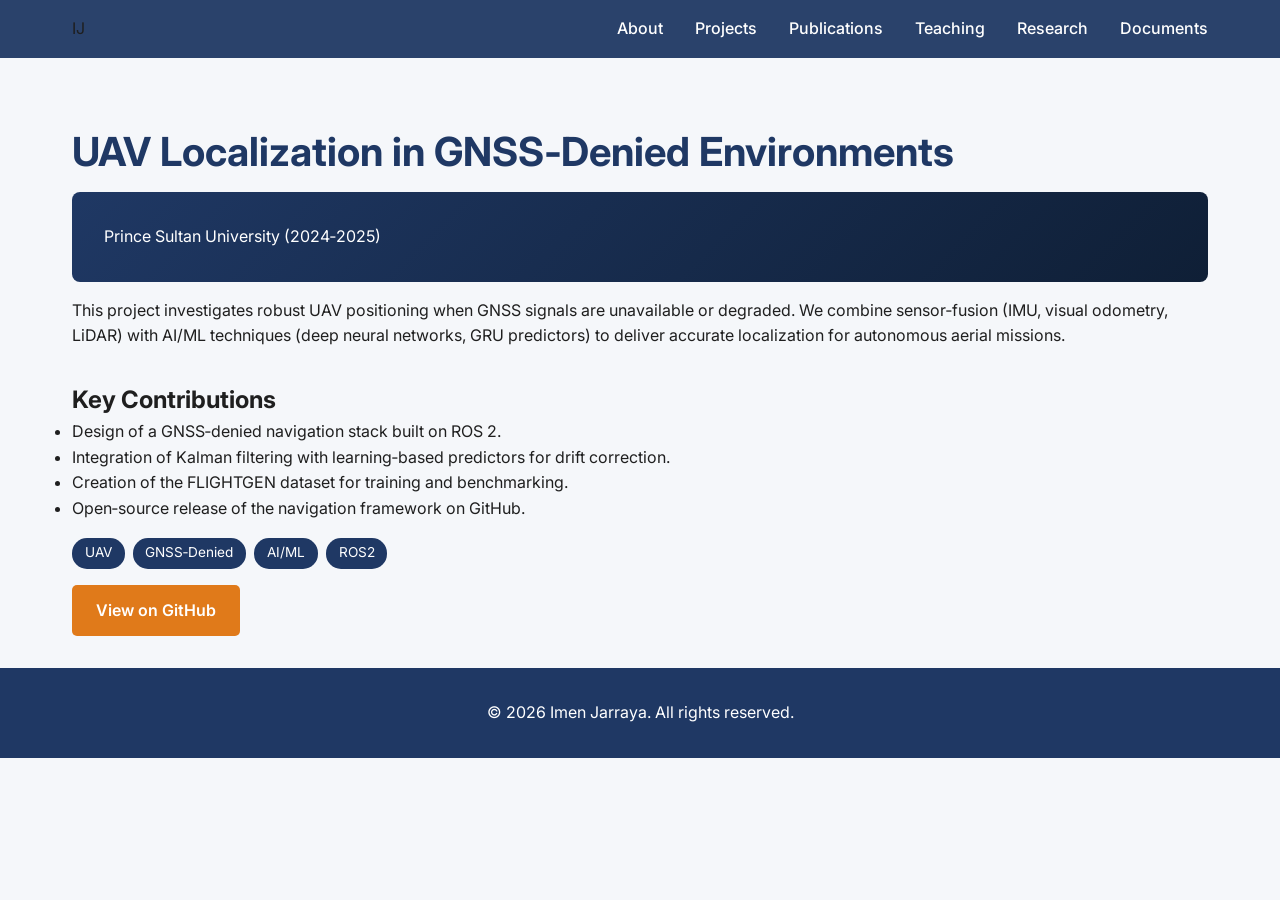
<file: uav-localization.html>
<!DOCTYPE html>
<html lang="en">
<head>
  <meta charset="UTF-8">
  <meta name="viewport" content="width=device-width, initial-scale=1.0">
  <meta name="description" content="UAV Localization in GNSS‑Denied Environments – research project focusing on sensor‑fusion and AI algorithms for reliable positioning without GPS.">
  <title>UAV Localization – GNSS‑Denied</title>
  <link href="https://fonts.googleapis.com/css2?family=Inter:wght@400;600;700&display=swap" rel="stylesheet">
  <style>
    * {margin:0;padding:0;box-sizing:border-box;}
    :root {
      --primary-navy:#1F3864;
      --secondary-orange:#E07A1A;
      --text-dark:#1F1F1F;
      --text-light:#FFFFFF;
      --accent-light:#F5F7FA;
      --accent-muted:#5B6B82;
    }
    body {font-family:'Inter',sans-serif;background:#F5F7FA;color:var(--text-dark);line-height:1.6;}
    nav {position:fixed;top:0;width:100%;background:rgba(31,56,100,0.95);padding:1rem 0;z-index:1000;}
    .nav-container{max-width:1200px;margin:auto;display:flex;justify-content:space-between;align-items:center;padding:0 2rem;}
    .nav-links{display:flex;gap:2rem;list-style:none;}
    .nav-links a{color:var(--text-light);text-decoration:none;font-weight:500;transition:color .3s;}
    .nav-links a:hover{color:var(--secondary-orange);}
    .content{max-width:1200px;margin:120px auto 2rem;padding:0 2rem;}
    h1{font-size:2.5rem;color:var(--primary-navy);margin-bottom:.5rem;}
    .project-header{background:linear-gradient(135deg,var(--primary-navy),#0f1f36);color:var(--text-light);padding:2rem;border-radius:8px;}
    .project-tech{margin-top:1rem;display:flex;gap:.5rem;flex-wrap:wrap;}
    .tech-tag{background:var(--primary-navy);color:var(--text-light);padding:.3rem .8rem;border-radius:15px;font-size:.85rem;}
    .btn{display:inline-block;margin-top:1rem;padding:.8rem 1.5rem;background:var(--secondary-orange);color:var(--text-light);border:none;border-radius:5px;text-decoration:none;font-weight:600;transition:background .3s;}
    .btn:hover{background:#d86910;}
    footer{background:var(--primary-navy);color:var(--text-light);text-align:center;padding:2rem;margin-top:2rem;}
  </style>
</head>
<body>
  <nav>
    <div class="nav-container">
      <div class="nav-logo">IJ</div>
      <ul class="nav-links">
        <li><a href="index.html#about">About</a></li>
        <li><a href="index.html#projects">Projects</a></li>
        <li><a href="index.html#publications">Publications</a></li>
        <li><a href="index.html#teaching">Teaching</a></li>
        <li><a href="index.html#research">Research</a></li>
        <li><a href="index.html#downloads">Documents</a></li>
      </ul>
    </div>
  </nav>
  <section class="content">
    <h1>UAV Localization in GNSS‑Denied Environments</h1>
    <div class="project-header">
      <p>Prince Sultan University (2024‑2025)</p>
    </div>
    <p style="margin-top:1rem;">This project investigates robust UAV positioning when GNSS signals are unavailable or degraded. We combine sensor‑fusion (IMU, visual odometry, LiDAR) with AI/ML techniques (deep neural networks, GRU predictors) to deliver accurate localization for autonomous aerial missions.</p>
    <h2 style="margin-top:2rem;">Key Contributions</h2>
    <ul>
      <li>Design of a GNSS‑denied navigation stack built on ROS 2.</li>
      <li>Integration of Kalman filtering with learning‑based predictors for drift correction.</li>
      <li>Creation of the FLIGHTGEN dataset for training and benchmarking.</li>
      <li>Open‑source release of the navigation framework on GitHub.</li>
    </ul>
    <div class="project-tech">
      <span class="tech-tag">UAV</span>
      <span class="tech-tag">GNSS‑Denied</span>
      <span class="tech-tag">AI/ML</span>
      <span class="tech-tag">ROS2</span>
    </div>
    <a href="https://github.com/imenjarraya/uav-localization" class="btn" target="_blank">View on GitHub</a>
  </section>
  <footer>
    <p>&copy; 2026 Imen Jarraya. All rights reserved.</p>
  </footer>
</body>
</html>
</file>
<file: assets/css/style.css>
/* =========================================================================
   Imen Jarraya — personal site
   Editorial academic style: Fraunces display, IBM Plex Sans body
   ========================================================================= */

:root {
  --paper: #f7f3ec;
  --paper-soft: #fbf8f2;
  --surface: #ffffff;
  --ink: #1a1d23;
  --ink-soft: #2c313a;
  --muted: #6b6f76;
  --muted-soft: #9aa0a8;
  --line: #e5dfd2;
  --line-soft: #efeadd;
  --accent: #1f4e5f;
  --accent-soft: #d6e4e6;
  --accent-deep: #143945;
  --highlight: #c9744a;
  --highlight-soft: #f1dccc;
  --max-w: 1180px;
  --content-w: 760px;
}

* { box-sizing: border-box; }

html { scroll-behavior: smooth; }

body {
  margin: 0;
  background: var(--paper);
  color: var(--ink);
  font-family: "IBM Plex Sans", -apple-system, BlinkMacSystemFont, sans-serif;
  font-size: 16.5px;
  line-height: 1.65;
  -webkit-font-smoothing: antialiased;
  -moz-osx-font-smoothing: grayscale;
  background-image:
    radial-gradient(at 0% 0%, rgba(31, 78, 95, 0.04) 0px, transparent 50%),
    radial-gradient(at 100% 100%, rgba(201, 116, 74, 0.03) 0px, transparent 50%);
  background-attachment: fixed;
}

/* Subtle paper grain */
body::before {
  content: "";
  position: fixed;
  inset: 0;
  pointer-events: none;
  opacity: 0.35;
  z-index: 0;
  background-image: url("data:image/svg+xml,%3Csvg viewBox='0 0 200 200' xmlns='http://www.w3.org/2000/svg'%3E%3Cfilter id='n'%3E%3CfeTurbulence type='fractalNoise' baseFrequency='0.9' numOctaves='2' stitchTiles='stitch'/%3E%3CfeColorMatrix values='0 0 0 0 0.4 0 0 0 0 0.35 0 0 0 0 0.28 0 0 0 0.06 0'/%3E%3C/filter%3E%3Crect width='100%25' height='100%25' filter='url(%23n)'/%3E%3C/svg%3E");
}

main, header, footer { position: relative; z-index: 1; }

h1, h2, h3, h4 {
  font-family: "Fraunces", Georgia, serif;
  font-weight: 500;
  color: var(--ink);
  letter-spacing: -0.01em;
  font-variation-settings: "opsz" 144, "SOFT" 50;
}

h1 { font-size: clamp(2.2rem, 5vw, 3.4rem); line-height: 1.05; margin: 0 0 1rem; }
h2 { font-size: clamp(1.7rem, 3.5vw, 2.3rem); line-height: 1.15; margin: 3rem 0 1rem; }
h3 { font-size: 1.25rem; margin: 2rem 0 0.6rem; font-weight: 600; }
h4 { font-size: 1.02rem; margin: 1.4rem 0 0.4rem; font-weight: 600; letter-spacing: 0.01em; }

p { margin: 0 0 1.05rem; }

a {
  color: var(--accent);
  text-decoration: none;
  border-bottom: 1px solid var(--accent-soft);
  transition: color 0.2s, border-color 0.2s, background 0.2s;
}
a:hover { color: var(--accent-deep); border-bottom-color: var(--accent); }

strong { font-weight: 600; color: var(--ink); }

hr {
  border: 0;
  border-top: 1px solid var(--line);
  margin: 3rem 0;
}

code, .mono {
  font-family: "IBM Plex Mono", "SF Mono", Menlo, monospace;
  font-size: 0.88em;
}

/* ============================== HEADER NAV ============================== */

.site-header {
  position: sticky;
  top: 0;
  z-index: 50;
  background: rgba(247, 243, 236, 0.88);
  backdrop-filter: saturate(160%) blur(10px);
  -webkit-backdrop-filter: saturate(160%) blur(10px);
  border-bottom: 1px solid var(--line);
}

.site-header-inner {
  max-width: var(--max-w);
  margin: 0 auto;
  padding: 1rem 1.5rem;
  display: flex;
  align-items: baseline;
  justify-content: space-between;
  gap: 2rem;
  flex-wrap: wrap;
}

.brand {
  font-family: "Fraunces", Georgia, serif;
  font-size: 1.15rem;
  font-weight: 500;
  color: var(--ink);
  border: 0;
  letter-spacing: -0.01em;
  display: flex;
  align-items: baseline;
  gap: 0.55rem;
}
.brand:hover { color: var(--accent); }
.brand .dot {
  display: inline-block;
  width: 7px; height: 7px; border-radius: 50%;
  background: var(--highlight);
  transform: translateY(-2px);
}

.site-nav {
  display: flex;
  gap: 1.7rem;
  align-items: center;
  flex-wrap: wrap;
}

.site-nav a {
  color: var(--muted);
  border-bottom: 0;
  font-size: 0.92rem;
  letter-spacing: 0.01em;
  padding: 0.3rem 0;
  position: relative;
}
.site-nav a::after {
  content: "";
  position: absolute;
  left: 0; right: 0; bottom: -2px;
  height: 1px;
  background: var(--accent);
  transform: scaleX(0);
  transform-origin: left;
  transition: transform 0.25s ease;
}
.site-nav a:hover,
.site-nav a.active { color: var(--ink); }
.site-nav a:hover::after,
.site-nav a.active::after { transform: scaleX(1); }

/* ============================== LAYOUT ============================== */

.wrap {
  max-width: var(--max-w);
  margin: 0 auto;
  padding: 3rem 1.5rem 5rem;
}

.prose {
  max-width: var(--content-w);
}
.prose p, .prose li { color: var(--ink-soft); }
.prose li { margin-bottom: 0.3rem; }

/* ============================== HERO ============================== */

.hero {
  display: grid;
  grid-template-columns: 1fr 1fr;
  gap: 4rem;
  align-items: end;
  padding: 4rem 0 3rem;
  border-bottom: 1px solid var(--line);
  margin-bottom: 3rem;
}

@media (max-width: 820px) {
  .hero { grid-template-columns: 1fr; gap: 2rem; padding-top: 2rem; }
}

.hero-text .eyebrow {
  font-family: "IBM Plex Mono", monospace;
  text-transform: uppercase;
  letter-spacing: 0.18em;
  font-size: 0.72rem;
  color: var(--accent);
  margin-bottom: 1.2rem;
}
.hero-text h1 {
  font-family: "Fraunces", Georgia, serif;
  font-weight: 400;
  font-variation-settings: "opsz" 144, "SOFT" 80;
}
.hero-text h1 em {
  font-style: italic;
  color: var(--accent);
}
.hero-text .tagline {
  font-family: "Fraunces", Georgia, serif;
  font-size: 1.25rem;
  font-weight: 300;
  color: var(--muted);
  font-style: italic;
  margin-top: 0.5rem;
}

.hero-meta {
  font-size: 0.92rem;
  color: var(--muted);
}
.hero-meta .meta-line {
  display: grid;
  grid-template-columns: 110px 1fr;
  padding: 0.55rem 0;
  border-bottom: 1px solid var(--line-soft);
  gap: 1rem;
  align-items: baseline;
}
.hero-meta .meta-line:last-child { border-bottom: 0; }
.hero-meta .label {
  font-family: "IBM Plex Mono", monospace;
  font-size: 0.7rem;
  text-transform: uppercase;
  letter-spacing: 0.14em;
  color: var(--muted-soft);
}
.hero-meta .value { color: var(--ink-soft); }
.hero-meta .value a { font-size: 0.92rem; }

/* CTA buttons */
.cta-row {
  display: flex;
  flex-wrap: wrap;
  gap: 0.7rem;
  margin-top: 1.8rem;
}
.btn {
  display: inline-flex;
  align-items: center;
  gap: 0.4rem;
  padding: 0.55rem 1.05rem;
  border: 1px solid var(--line);
  border-radius: 999px;
  background: var(--surface);
  color: var(--ink-soft);
  font-size: 0.88rem;
  font-weight: 500;
  transition: all 0.2s;
}
.btn:hover {
  background: var(--accent);
  color: white;
  border-color: var(--accent);
}
.btn.primary {
  background: var(--ink);
  color: var(--paper);
  border-color: var(--ink);
}
.btn.primary:hover {
  background: var(--accent);
  border-color: var(--accent);
}
.btn .arrow { transition: transform 0.2s; }
.btn:hover .arrow { transform: translateX(2px); }

/* ============================== SECTIONS ============================== */

.section-label {
  font-family: "IBM Plex Mono", monospace;
  text-transform: uppercase;
  letter-spacing: 0.18em;
  font-size: 0.72rem;
  color: var(--accent);
  margin-bottom: 0.8rem;
  display: flex;
  align-items: center;
  gap: 0.6rem;
}
.section-label::before {
  content: "";
  display: inline-block;
  width: 24px;
  height: 1px;
  background: var(--accent);
}

.lead {
  font-family: "Fraunces", Georgia, serif;
  font-size: 1.32rem;
  line-height: 1.55;
  font-weight: 300;
  color: var(--ink-soft);
  margin: 1rem 0 2rem;
  max-width: 720px;
}

/* News strip */
.news {
  background: var(--surface);
  border: 1px solid var(--line);
  border-left: 3px solid var(--highlight);
  padding: 1.3rem 1.6rem;
  margin: 2.5rem 0;
  border-radius: 4px;
}
.news h4 {
  margin-top: 0;
  font-family: "IBM Plex Mono", monospace;
  font-size: 0.72rem;
  text-transform: uppercase;
  letter-spacing: 0.16em;
  color: var(--highlight);
  margin-bottom: 0.7rem;
}
.news ul { margin: 0; padding-left: 1.1rem; }
.news li {
  margin-bottom: 0.4rem;
  font-size: 0.95rem;
  color: var(--ink-soft);
}
.news .date {
  font-family: "IBM Plex Mono", monospace;
  font-size: 0.78rem;
  color: var(--muted);
  margin-right: 0.6rem;
}

/* Cards grid */
.grid {
  display: grid;
  grid-template-columns: repeat(auto-fit, minmax(260px, 1fr));
  gap: 1.3rem;
  margin: 2rem 0;
}
.card {
  background: var(--surface);
  border: 1px solid var(--line);
  border-radius: 6px;
  padding: 1.5rem 1.4rem;
  transition: transform 0.2s, box-shadow 0.2s, border-color 0.2s;
}
.card:hover {
  transform: translateY(-2px);
  box-shadow: 0 6px 24px rgba(20, 57, 69, 0.06);
  border-color: var(--accent-soft);
}
.card h3 {
  margin-top: 0;
  font-family: "Fraunces", Georgia, serif;
  font-weight: 500;
  font-size: 1.15rem;
}
.card .card-tag {
  font-family: "IBM Plex Mono", monospace;
  font-size: 0.68rem;
  text-transform: uppercase;
  letter-spacing: 0.14em;
  color: var(--accent);
  margin-bottom: 0.5rem;
}
.card p {
  font-size: 0.92rem;
  color: var(--muted);
  margin: 0;
}

/* ============================== PUBLICATIONS ============================== */

.pub-filters {
  display: flex;
  flex-wrap: wrap;
  gap: 0.5rem;
  margin: 1.5rem 0 2rem;
  padding-bottom: 1.5rem;
  border-bottom: 1px solid var(--line);
}
.pub-filter {
  background: transparent;
  border: 1px solid var(--line);
  border-radius: 999px;
  padding: 0.4rem 0.95rem;
  font-family: inherit;
  font-size: 0.85rem;
  color: var(--muted);
  cursor: pointer;
  transition: all 0.15s;
}
.pub-filter:hover { border-color: var(--accent); color: var(--accent); }
.pub-filter.active {
  background: var(--ink);
  color: var(--paper);
  border-color: var(--ink);
}
.pub-search {
  margin-left: auto;
  flex: 1;
  min-width: 200px;
  max-width: 320px;
}
.pub-search input {
  width: 100%;
  padding: 0.5rem 0.9rem;
  border: 1px solid var(--line);
  border-radius: 999px;
  background: var(--surface);
  font-family: inherit;
  font-size: 0.88rem;
  color: var(--ink);
  outline: none;
  transition: border-color 0.2s;
}
.pub-search input:focus { border-color: var(--accent); }

.pub {
  display: grid;
  grid-template-columns: 70px 1fr;
  gap: 1.5rem;
  padding: 1.4rem 0;
  border-bottom: 1px solid var(--line-soft);
}
.pub:last-child { border-bottom: 0; }
.pub-year {
  font-family: "Fraunces", Georgia, serif;
  font-size: 1.4rem;
  color: var(--muted-soft);
  font-variation-settings: "opsz" 144;
}
.pub-id {
  display: block;
  font-family: "IBM Plex Mono", monospace;
  font-size: 0.7rem;
  color: var(--accent);
  margin-top: 0.1rem;
  letter-spacing: 0.06em;
}
.pub-title {
  font-family: "Fraunces", Georgia, serif;
  font-weight: 500;
  font-size: 1.08rem;
  line-height: 1.35;
  color: var(--ink);
  margin: 0 0 0.35rem;
}
.pub-authors {
  font-size: 0.92rem;
  color: var(--ink-soft);
  margin-bottom: 0.35rem;
}
.pub-authors .self { font-weight: 600; color: var(--accent); }
.pub-venue {
  font-size: 0.88rem;
  color: var(--muted);
  font-style: italic;
}
.pub-badges {
  display: inline-flex;
  gap: 0.4rem;
  flex-wrap: wrap;
  margin-top: 0.4rem;
}
.pub-badge {
  display: inline-block;
  padding: 0.18rem 0.55rem;
  border-radius: 4px;
  font-family: "IBM Plex Mono", monospace;
  font-size: 0.7rem;
  letter-spacing: 0.04em;
  background: var(--accent-soft);
  color: var(--accent-deep);
  border: 1px solid transparent;
}
.pub-badge.q1 { background: var(--highlight-soft); color: var(--highlight); }
.pub-badge.best { background: #fbe7b6; color: #7a5a00; }

@media (max-width: 600px) {
  .pub { grid-template-columns: 1fr; gap: 0.3rem; }
  .pub-year { font-size: 1.1rem; }
}

/* ============================== TABLES ============================== */

table {
  width: 100%;
  border-collapse: collapse;
  margin: 1.5rem 0;
  font-size: 0.94rem;
}
th, td {
  text-align: left;
  padding: 0.85rem 1rem;
  border-bottom: 1px solid var(--line-soft);
  vertical-align: top;
}
th {
  background: var(--paper-soft);
  font-weight: 600;
  font-size: 0.78rem;
  text-transform: uppercase;
  letter-spacing: 0.08em;
  color: var(--muted);
  border-bottom: 1px solid var(--line);
}
td strong { color: var(--ink); }

/* ============================== FOOTER ============================== */

.site-footer {
  border-top: 1px solid var(--line);
  padding: 2.5rem 1.5rem;
  margin-top: 4rem;
  color: var(--muted);
  font-size: 0.88rem;
  background: var(--paper-soft);
}
.site-footer-inner {
  max-width: var(--max-w);
  margin: 0 auto;
  display: flex;
  justify-content: space-between;
  flex-wrap: wrap;
  gap: 1.5rem;
}
.site-footer a { color: var(--muted); border-bottom-color: var(--line); }
.site-footer a:hover { color: var(--accent); }

/* ============================== UTILS ============================== */

.muted { color: var(--muted); }
.small { font-size: 0.88rem; }
.hidden { display: none !important; }

@media (prefers-reduced-motion: reduce) {
  *, *::before, *::after {
    animation-duration: 0.01ms !important;
    transition-duration: 0.01ms !important;
  }
}

/* Stagger fade-in for hero. Initial state lives in the @keyframes, so if
   animations are disabled or unsupported the content is visible by default. */
.fade-in { animation: rise 0.7s ease both; }
.fade-in.d1 { animation-delay: 0.05s; }
.fade-in.d2 { animation-delay: 0.15s; }
.fade-in.d3 { animation-delay: 0.25s; }
.fade-in.d4 { animation-delay: 0.35s; }

@keyframes rise {
  from { opacity: 0; transform: translateY(8px); }
  to   { opacity: 1; transform: translateY(0); }
}
</file>
